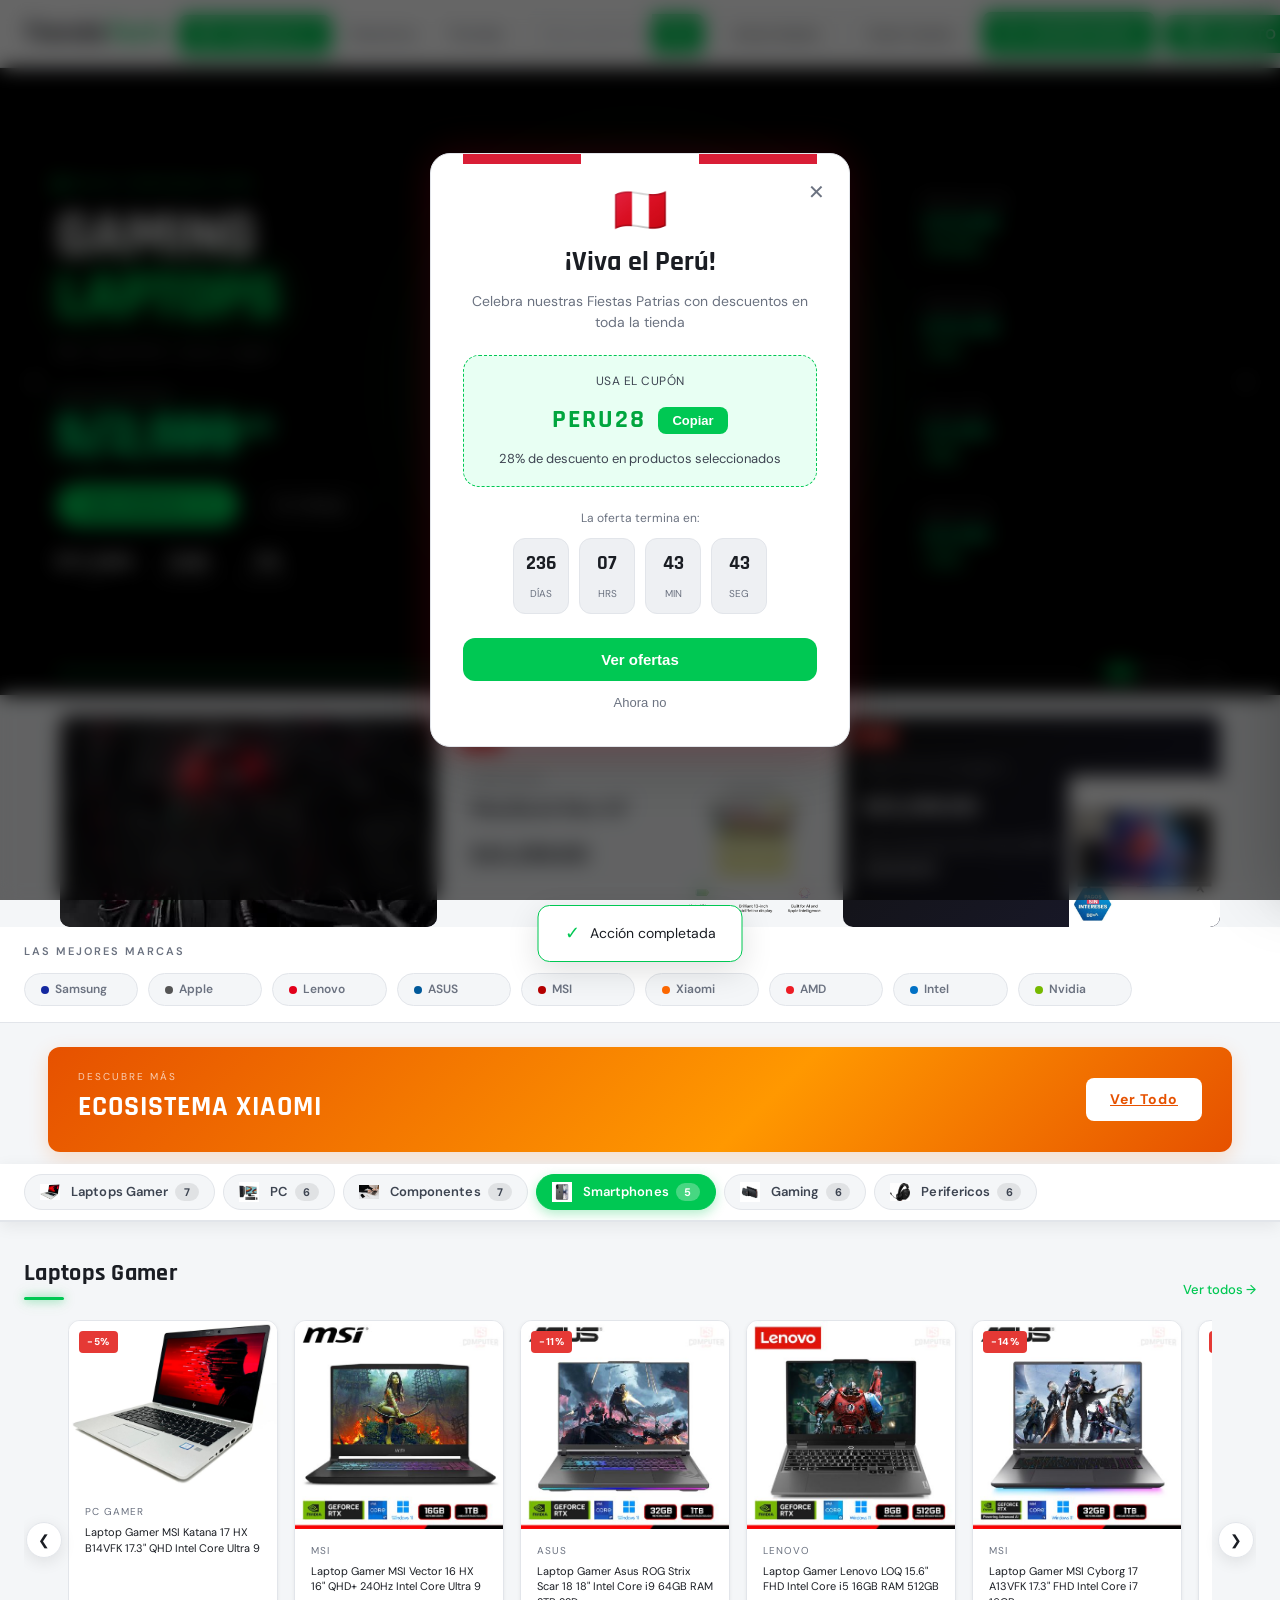
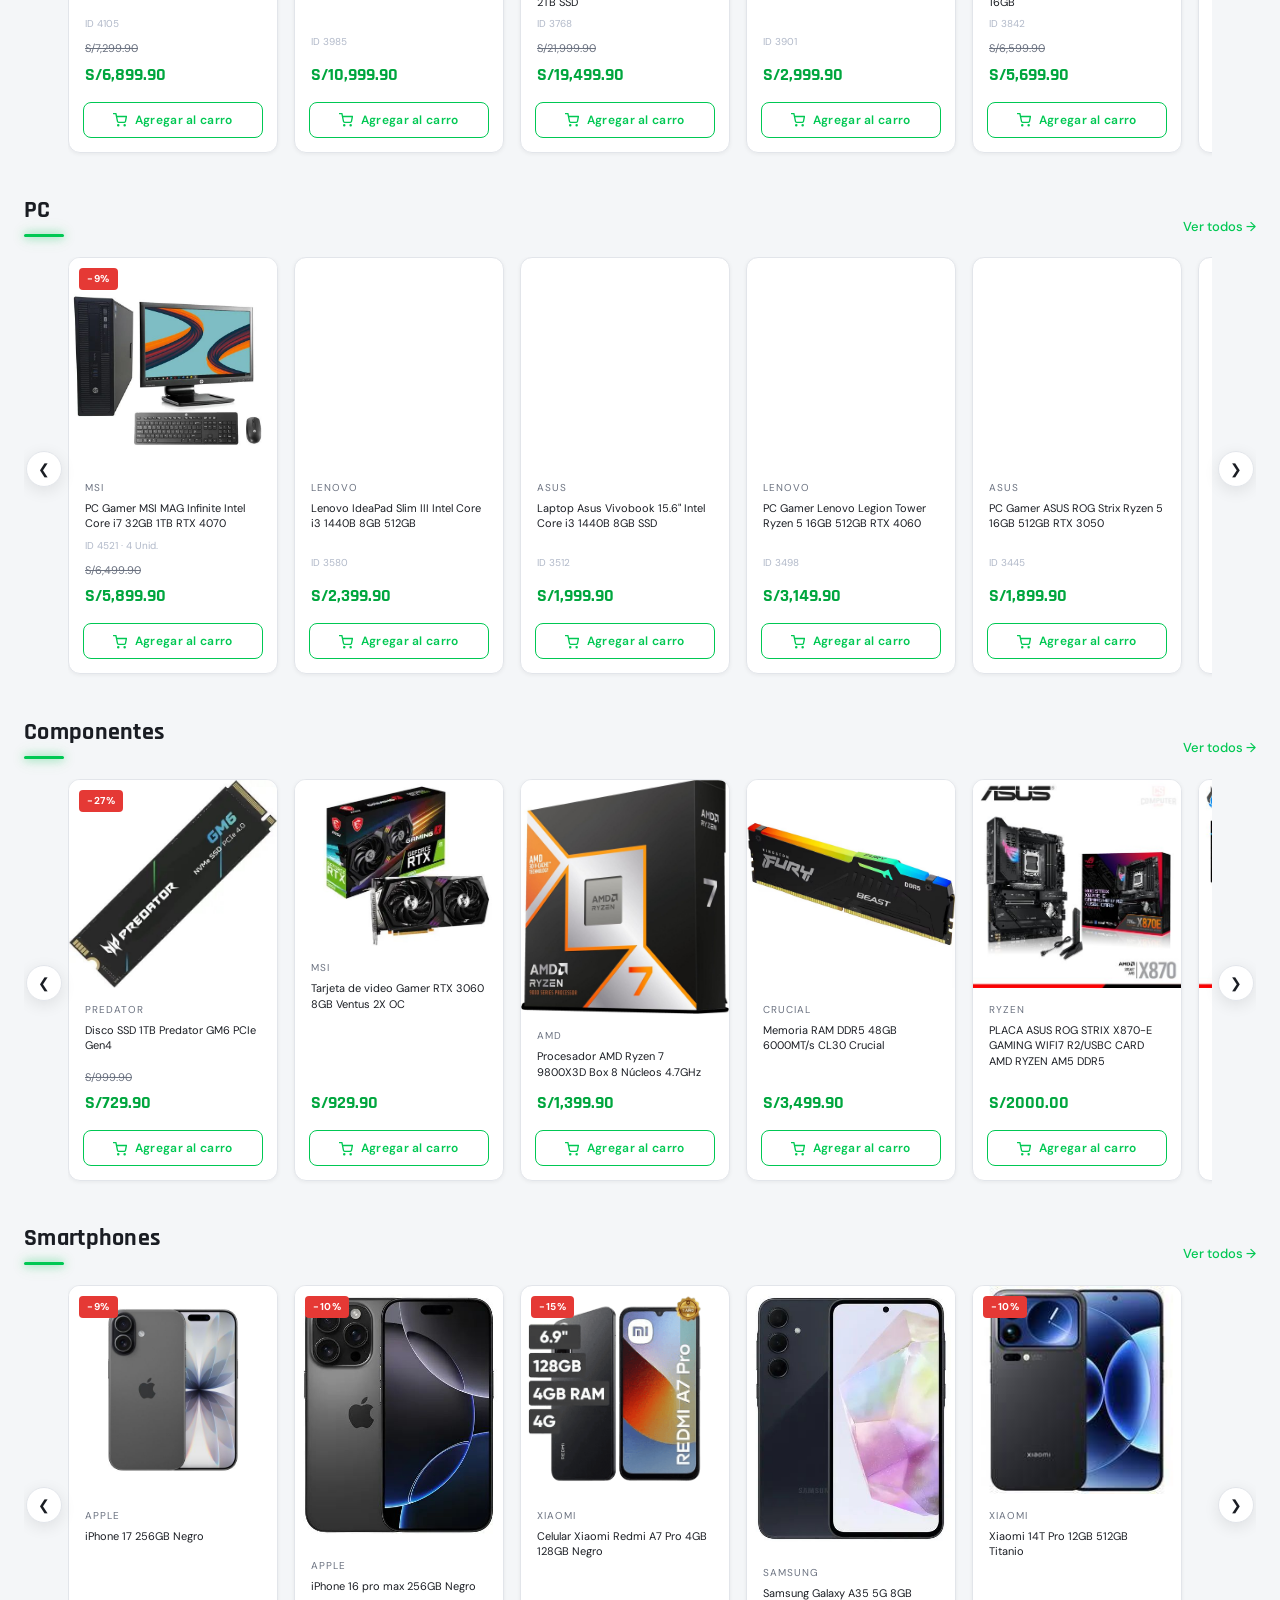
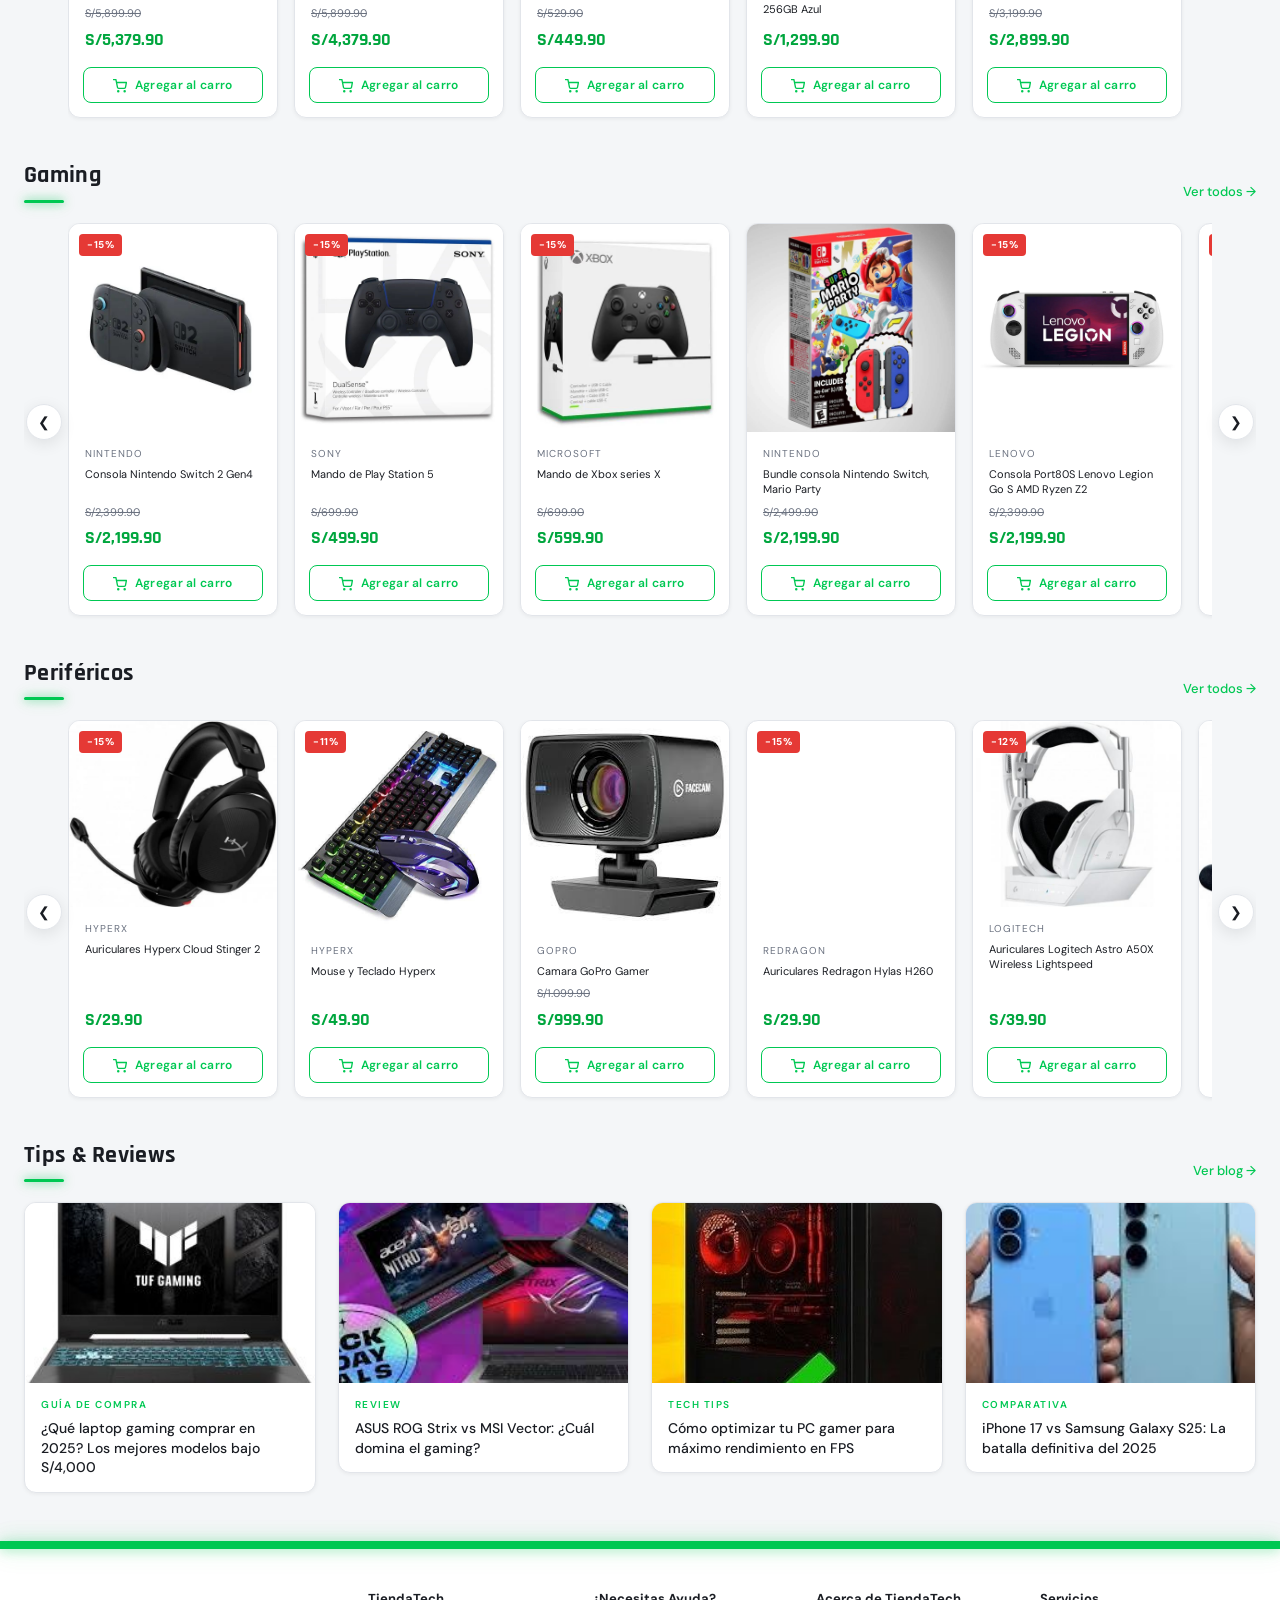
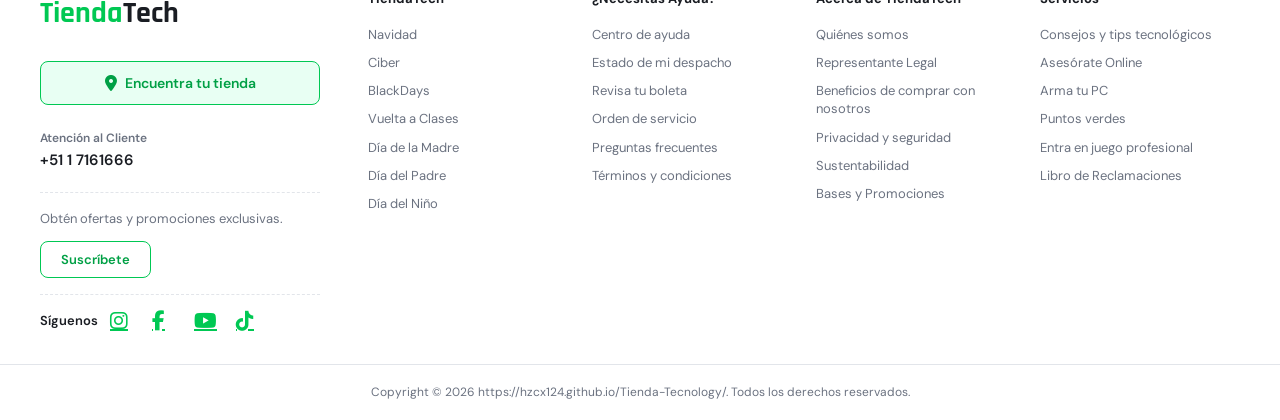
<file: index.html>
<!DOCTYPE html>
<!-- pagina principal de la tienda -->
<html lang="es">
<head>
<meta charset="UTF-8">
<meta name="viewport" content="width=device-width, initial-scale=1.0">
<title>TiendaTech — La Mejor Tecnología</title>
<link href="https://fonts.googleapis.com/css2?family=Rajdhani:wght@400;500;600;700&family=DM+Sans:ital,opsz,wght@0,9..40,300;0,9..40,400;0,9..40,500;0,9..40,600;1,9..40,300&display=swap" rel="stylesheet">
<link rel="stylesheet" href="index.css">
<link rel="stylesheet"
href="https://cdnjs.cloudflare.com/ajax/libs/font-awesome/6.5.1/css/all.min.css">
</head>
<body>

<!-- toast -->
<div class="toast" id="toast">
  <span class="toast-icon">✓</span>
  <span id="toast-msg">Acción completada</span>
</div>

<!-- modal fiestas patrias -->
<div class="patria-overlay" id="patriaModal" onclick="closePatriaModal(event)">
  <div class="patria-box">
    <button class="patria-close" onclick="closePatriaModal()">✕</button>

    <div class="patria-flag">
      <span></span><span></span><span></span>
    </div>

    <div class="patria-emoji">🇵🇪</div>
    <h2 class="patria-title">¡Viva el Perú!</h2>
    <p class="patria-subtitle">Celebra nuestras Fiestas Patrias con descuentos en toda la tienda</p>

    <div class="patria-coupon">
      <div class="patria-coupon-label">Usa el cupón</div>
      <div class="patria-coupon-code" id="patriaCouponCode">
        <span>PERU28</span>
        <button class="patria-copy-btn" onclick="copyPatriaCoupon()" id="patriaCopyBtn">Copiar</button>
      </div>
      <div class="patria-coupon-desc">28% de descuento en productos seleccionados</div>
    </div>

    <div class="patria-countdown">
      <div class="patria-countdown-label">La oferta termina en:</div>
      <div class="patria-countdown-timer">
        <div class="patria-time-unit"><span id="patria-d">00</span><small>Días</small></div>
        <div class="patria-time-unit"><span id="patria-h">00</span><small>Hrs</small></div>
        <div class="patria-time-unit"><span id="patria-m">00</span><small>Min</small></div>
        <div class="patria-time-unit"><span id="patria-s">00</span><small>Seg</small></div>
      </div>
    </div>

    <div class="patria-actions">
      <button class="patria-btn-primary" onclick="closePatriaModal(); showPage('home')">Ver ofertas</button>
      <button class="patria-btn-secondary" onclick="closePatriaModal()">Ahora no</button>
    </div>
  </div>
</div>

<!-- added to cart modal -->
<div class="added-modal-overlay" id="addedModal" onclick="closeAddedModal(event)">
  <div class="added-modal-box">
    <div class="added-modal-header">
      <span class="added-check">✓</span>
      <span class="added-modal-title">Producto agregado al carro de compras</span>
      <button class="added-modal-close" onclick="closeAddedModal()">✕</button>
    </div>
    <div class="added-modal-body">
      <div class="added-product-img" id="addedProductImg"></div>
      <div class="added-product-info">
        <div class="added-product-meta" id="addedProductMeta"></div>
        <div class="added-product-name" id="addedProductName"></div>
        <div class="added-product-pricing" id="addedProductPricing"></div>
      </div>
    </div>
    <div class="added-modal-footer">
      <button class="added-btn-secondary" onclick="closeAddedModal()">Seguir comprando</button>
      <button class="added-btn-primary" onclick="closeAddedModal(); toggleCart()">Ir al carro</button>
    </div>
  </div>
</div>

<!-- login / register modal -->
<div class="modal-overlay" id="authModal">
  <div class="modal-box">
    <button class="modal-close" onclick="closeModal()">✕</button>
    <div class="modal-logo">Tienda<span>Tech</span></div>
    <p class="modal-subtitle">Tecnología al mejor precio del Perú</p>

    <div class="modal-tabs">
      <button class="modal-tab active" id="tab-login"    onclick="switchTab('login')">Iniciar Sesión</button>
      <button class="modal-tab"        id="tab-register" onclick="switchTab('register')">Crear Cuenta</button>
    </div>

    <!-- FORM LOGIN -->
    <form class="modal-form active" id="form-login" onsubmit="doLogin(); return false;" novalidate>
      <div class="form-group">
        <label for="login-email"><i class="fas fa-envelope" style="color:var(--green);margin-right:6px;"></i>Correo electrónico</label>
        <input type="email" id="login-email" name="email" placeholder="tu@correo.com" required>
      </div>
      <div class="form-group">
        <label for="login-pass"><i class="fas fa-lock" style="color:var(--green);margin-right:6px;"></i>Contraseña</label>
        <input type="password" id="login-pass" name="password" placeholder="••••••••" required minlength="6">
      </div>
      <p class="form-error" id="login-error"></p>
      <button type="submit" class="btn-primary"><i class="fas fa-sign-in-alt" style="margin-right:6px;"></i>Iniciar Sesión</button>
      <p class="form-note">¿No tienes cuenta? <a onclick="switchTab('register')">Crear cuenta</a></p>
    </form>

    <!-- FORM REGISTER -->
    <form class="modal-form" id="form-register" onsubmit="doRegister(); return false;" novalidate>
      <div class="form-group">
        <label for="reg-name"><i class="fas fa-user" style="color:var(--green);margin-right:6px;"></i>Nombre completo</label>
        <input type="text" id="reg-name" name="name" placeholder="Juan Pérez" required>
      </div>
      <div class="form-group">
        <label for="reg-email"><i class="fas fa-envelope" style="color:var(--green);margin-right:6px;"></i>Correo electrónico</label>
        <input type="email" id="reg-email" name="email" placeholder="tu@correo.com" required>
      </div>
      <div class="form-group">
        <label for="reg-pass"><i class="fas fa-lock" style="color:var(--green);margin-right:6px;"></i>Contraseña</label>
        <input type="password" id="reg-pass" name="password" placeholder="Mínimo 6 caracteres" required minlength="6">
      </div>
      <p class="form-error" id="reg-error"></p>
      <button type="submit" class="btn-primary"><i class="fas fa-user-plus" style="margin-right:6px;"></i>Crear Cuenta</button>
      <p class="form-note">¿Ya tienes cuenta? <a onclick="switchTab('login')">Iniciar sesión</a></p>
    </form>
  </div>
</div>

<!-- cart panel -->
<div class="cart-panel" id="cartPanel">
  <div class="cart-header">
    <h3><svg width="18" height="18" viewBox="0 0 24 24" fill="none" stroke="currentColor" stroke-width="2.3" stroke-linecap="round" stroke-linejoin="round" style="vertical-align:middle;margin-right:6px"><circle cx="9" cy="21" r="1"/><circle cx="20" cy="21" r="1"/><path d="M1 1h4l2.68 13.39a2 2 0 0 0 2 1.61h9.72a2 2 0 0 0 2-1.61L23 6H6"/></svg> Carrito de Compras</h3>
    <button class="cart-header-close" onclick="toggleCart()">✕</button>
  </div>
  <div class="cart-items" id="cartItems"></div>
  <div class="cart-footer" id="cartFooter" style="display:none">
    <div class="coupon-box">
      <div class="coupon-input-row">
        <input type="text" id="couponInput" class="coupon-input" placeholder="Código de cupón" autocomplete="off">
        <button class="coupon-apply-btn" onclick="applyCoupon()">Aplicar</button>
      </div>
      <p class="coupon-msg" id="couponMsg"></p>
    </div>
    <div class="cart-summary">
      <div class="cart-row"><span>Subtotal</span><span id="cart-subtotal">S/ 0.00</span></div>
      <div class="cart-row" id="cart-discount-row" style="display:none"><span>Descuento (<span id="cart-coupon-code"></span>)</span><span id="cart-discount" style="color:var(--red)">- S/ 0.00</span></div>
      <div class="cart-row"><span>Envío</span><span style="color:var(--green)">GRATIS</span></div>
      <div class="cart-row total"><span>Total</span><span class="price" id="cart-total">S/ 0.00</span></div>
    </div>
    <button class="btn-checkout" onclick="checkout()">Proceder al Pago →</button>
  </div>
</div>



<!-- ============================================================
     HEADER (navbar + búsqueda móvil + drawer + mega menú)
     ============================================================ -->
<header>

<!-- navbar -->
<nav>
  <div class="nav-logo" onclick="showPage('home')">Tienda<span>Tech</span></div>

  <!-- Categorías button -->
  <button class="cat-btn" id="catBtn" onclick="toggleMega()">
    <div class="ham"><span></span><span></span><span></span></div>
    <span class="cat-label">Categorias</span>
    <span class="cat-arrow">▾</span>
  </button>

  <!-- Nav links -->
  <button class="btn-nav" data-page="nosotros" onclick="showPage('nosotros')">Nosotros</button>
  <button class="btn-nav" data-page="tiendas"  onclick="showPage('tiendas')">Tiendas</button>

  <!-- Search bar (centro) -->
  <div class="nav-search">
    <input type="text" id="mainSearchInput" placeholder="Busca aqui la tecnologia para ti" oninput="liveSearch(this.value)" onkeydown="if(event.key==='Enter')doSearch(this.value)">
    <button onclick="doSearch(document.getElementById('mainSearchInput').value)">
    <i class="fas fa-search"></i>
</button>
    <div class="search-dropdown" id="searchDropdown"></div>
  </div>

  <!-- Guest state -->
  <div id="nav-guest" class="nav-auth-group">
    <button class="btn-outline-nav" onclick="openModal('login')">Iniciar Sesión</button>
    <button class="btn-outline-nav" onclick="openModal('register')">Crear Cuenta</button>
  </div>

  <!-- Logged-in state -->
  <div id="nav-user" style="display:none;" class="user-menu-wrap">
    <div class="user-greeting" onclick="toggleUserMenu()">
       <span id="greeting-name">Mi cuenta</span> ▾
    </div>
    <div class="user-dropdown" id="userDropdown">
      <a onclick="showPage('pedidos');toggleUserMenu(false)"> Mis Pedidos</a>
      <a onclick="showToast('🔧 Perfil próximamente')"> Mi Perfil</a>
      <hr>
      <a class="danger" onclick="doLogout()"> Cerrar Sesión</a>
    </div>
  </div>

  <!-- Mobile search toggle -->
  <button class="mobile-search-btn" id="mobileSearchBtn" onclick="toggleMobileSearch()" aria-label="Buscar">
    <i class="fas fa-search" style="font-size:18px;"></i>
  </button>

  <!-- Mobile menu toggle -->
  <button class="mobile-menu-btn" id="mobileMenuBtn" onclick="toggleMobileDrawer()" aria-label="Menú">
    <svg class="icon-menu" width="20" height="20" viewBox="0 0 24 24" fill="none" stroke="currentColor" stroke-width="2.2" stroke-linecap="round"><line x1="3" y1="6" x2="21" y2="6"/><line x1="3" y1="12" x2="21" y2="12"/><line x1="3" y1="18" x2="21" y2="18"/></svg>
    <svg class="icon-close" width="20" height="20" viewBox="0 0 24 24" fill="none" stroke="currentColor" stroke-width="2.2" stroke-linecap="round" style="display:none"><line x1="18" y1="6" x2="6" y2="18"/><line x1="6" y1="6" x2="18" y2="18"/></svg>
  </button>

  <a class="whatsapp-contact" 
   href="https://wa.me/51977900157?text=Hola,%20quiero%20más%20informacion"  
   target="_blank">
  <i class="fab fa-whatsapp"></i>
  <span>CONTÁCTENOS</span>
</a>

  <!-- Cart -->
  <button class="cart-btn" onclick="toggleCart()">
    <i class="fas fa-shopping-cart" style="font-size:16px;"></i>
    <span class="cart-text">CARRITO</span>
    <span class="cart-count" id="cart-count">0</span>
  </button>
</nav>

<!-- mobile search bar -->
<div class="mobile-search-bar" id="mobileSearchBar">
  <div class="mobile-search-inner">
    <input type="text" id="mobileSearchInput" placeholder="Busca aquí la tecnología para ti"
      oninput="mobileLiveSearch(this.value)"
      onkeydown="if(event.key==='Enter'){doSearch(this.value);toggleMobileSearch();}">
    <button onclick="doSearch(document.getElementById('mobileSearchInput').value);toggleMobileSearch()">
      <svg width="17" height="17" viewBox="0 0 24 24" fill="none" stroke="currentColor" stroke-width="2.2" stroke-linecap="round"><circle cx="11" cy="11" r="8"/><line x1="21" y1="21" x2="16.65" y2="16.65"/></svg>
    </button>
    <div class="search-dropdown" id="mobileSearchDropdown"></div>
  </div>
</div>

<!-- mobile nav drawer -->
<div class="mobile-nav-overlay" id="mobileNavOverlay" onclick="toggleMobileDrawer()"></div>
<div class="mobile-nav-drawer" id="mobileNavDrawer">
  <div class="mobile-drawer-logo">Tienda<span>Tech</span></div>
  <button class="mobile-nav-item" onclick="showPage('home');toggleMobileDrawer()">
    <i class="fas fa-home" style="width:18px;text-align:center;"></i>
    Inicio
  </button>
  <button class="mobile-nav-item" onclick="showPage('nosotros');toggleMobileDrawer()">
    <i class="fas fa-users" style="width:18px;text-align:center;"></i>
    Nosotros
  </button>
  <button class="mobile-nav-item" onclick="showPage('tiendas');toggleMobileDrawer()">
    <i class="fas fa-map-marker-alt" style="width:18px;text-align:center;"></i>
    Tiendas
  </button>
  <div class="mobile-drawer-divider"></div>
  <div id="mobile-auth-section">
    <button class="mobile-nav-item accent" onclick="openModal('login');toggleMobileDrawer()">
      <i class="fas fa-sign-in-alt" style="width:18px;text-align:center;"></i>
      Iniciar Sesión
    </button>
    <button class="mobile-nav-item" onclick="openModal('register');toggleMobileDrawer()">
      <i class="fas fa-user-plus" style="width:18px;text-align:center;"></i>
      Crear Cuenta
    </button>
  </div>
</div>

<!-- mega menu -->
<div class="mega-overlay" id="megaOverlay" onclick="toggleMega()"></div>
<div class="mega-wrap" id="megaWrap">
  <div class="mega-menu" id="megaMenuGrid">
    <!-- Populated dynamically by buildMegaMenu() -->
  </div>
</div>

</header>

<!-- ============================================================
     MAIN (contenido de todas las páginas de la SPA)
     ============================================================ -->
<main>

<!-- home page -->
<div class="page active" id="home-page">

  <!-- HERO CAROUSEL -->
  <!-- ═══════════════════════════════════════════════
       HERO CAROUSEL — DISEÑO ESPECTACULAR v2
  ════════════════════════════════════════════════ -->
  <div class="hero-carousel" id="heroCarousel">

    <!-- Canvas de partículas de fondo -->
    <canvas id="heroParticles" class="hero-particles-canvas"></canvas>

    <!-- Track de slides -->
    <div class="hero-slides" id="heroSlides">

      <!-- ── SLIDE 1: Gaming Laptops ── -->
      <div class="hero-slide s1 hero">
        <!-- Imagen de fondo difuminada (parallax) -->
        <div class="hs-bg-img" style="background-image:url('imagenes/gaming.jpg')"></div>
        <!-- Orbe de luz -->
        <div class="hs-orb"></div>

        <div class="hs-layout">
          <!-- Columna izquierda: texto -->
          <div class="hs-left">
            <div class="hs-eyebrow">
              <span class="hs-live-dot"></span>NUEVA TEMPORADA 2026
            </div>
            <h1 class="hs-title">GAMING<br><span>LAPTOPS</span></h1>
            <p class="hs-sub">MSI · ASUS ROG · Lenovo Legion</p>

            <div class="hs-price-block">
              <span class="hs-price-old">Desde S/7,299.90</span>
              <span class="hs-price-now">S/2,599<sup>.90</sup></span>
            </div>

            <div class="hs-actions">
              <button class="hs-btn-primary" onclick="document.querySelector('.products-track').scrollIntoView({behavior:'smooth'})">
                VER OFERTAS
                <svg width="16" height="16" viewBox="0 0 24 24" fill="none" stroke="currentColor" stroke-width="2.5"><path d="M5 12h14M12 5l7 7-7 7"/></svg>
              </button>
              <button class="hs-btn-ghost" onclick="document.getElementById('section-laptops').scrollIntoView({behavior:'smooth'})">Ver Catálogo</button>
            </div>

            <!-- Mini specs -->
            <div class="hs-specs">
              <div class="hs-spec"><span class="hs-spec-val">RTX 4090</span><span class="hs-spec-lbl">GPU</span></div>
              <div class="hs-spec-div"></div>
              <div class="hs-spec"><span class="hs-spec-val">32GB</span><span class="hs-spec-lbl">RAM DDR5</span></div>
              <div class="hs-spec-div"></div>
              <div class="hs-spec"><span class="hs-spec-val">1TB</span><span class="hs-spec-lbl">NVMe SSD</span></div>
            </div>
          </div>

          <!-- Columna central: imagen hero GRANDE -->
          <div class="hs-center">
            <div class="hs-img-ring">
              <div class="hs-img-glow s1-glow"></div>
              <div class="hs-inner-carousel" id="innerCarousel0">
                <div class="hs-inner-track" id="innerTrack0">
                  <img src="imagenes/laptop.jpg"  alt="Gaming Laptop"       class="hs-main-img">
                  <img loading="lazy" decoding="async" src="imagenes/laptop2.jpg" alt="Gaming Laptop 2"     class="hs-main-img">
                  <img loading="lazy" decoding="async" src="imagenes/laptop3.jpg" alt="Gaming Laptop 3"     class="hs-main-img">
                  <img loading="lazy" decoding="async" src="imagenes/laptop4.jpg" alt="Gaming Laptop 4"     class="hs-main-img">
                  <img loading="lazy" decoding="async" src="imagenes/laptop5.jpg" alt="Gaming Laptop 5"     class="hs-main-img">
                </div>
                <div class="hs-inner-dots" id="innerDots0"></div>
              </div>
            </div>
          </div>

          <!-- Columna derecha: tarjetas flotantes -->
          <div class="hs-right">
            <div class="hs-float-card">
              <div class="hs-fc-label">MSI Vector 16 HX</div>
              <div class="hs-fc-price">S/10,999</div>
              <div class="hs-fc-badge s1-badge">RTX 4090</div>
            </div>
            <div class="hs-float-card">
              <div class="hs-fc-label">ASUS ROG Strix</div>
              <div class="hs-fc-price">S/19,499</div>
              <div class="hs-fc-badge s1-badge">-11%</div>
            </div>
            <div class="hs-float-card">
              <div class="hs-fc-label">Lenovo LOQ</div>
              <div class="hs-fc-price">S/2,999</div>
              <div class="hs-fc-badge s1-badge">NEW</div>
            </div>
            <div class="hs-float-card">
              <div class="hs-fc-label">ASUS TUF F16</div>
              <div class="hs-fc-price">S/2,599</div>
              <div class="hs-fc-badge s1-badge">-19%</div>
            </div>
          </div>
        </div>

        <!-- Video oculto para compatibilidad con JS -->
        <video id="heroVideo" src="imagenes/videoplayback.mp4" muted loop playsinline preload="none" style="display:none"></video>
        <!-- FIX rendimiento: este video estaba oculto (display:none) pero tenía
             autoplay + preload="metadata", por lo que descargaba y reproducía
             en segundo plano sin que nadie lo viera jamás. Se quitó "autoplay"
             y se cambió a preload="none". Los listeners de heroVideo en
             index.js no se tocaron y siguen funcionando igual (no se usa
             realmente porque el video nunca se reproduce, igual que antes). -->
      </div>

      <!-- ── SLIDE 2: Smartphones ── -->
      <div class="hero-slide s2 hero">
        <div class="hs-bg-img" style="background-image:url('imagenes/iphone17negro.jpg')"></div>
        <div class="hs-orb s2-orb"></div>

        <div class="hs-layout">
          <div class="hs-left">
            <div class="hs-eyebrow s2-eye">
              <span class="hs-live-dot s2-dot"></span>NUEVO LANZAMIENTO
            </div>
            <h1 class="hs-title">iPhone<br><span class="s2-span">17 Pro</span></h1>
            <p class="hs-sub">Apple · 256GB · Titanio Natural</p>

            <div class="hs-price-block">
              <span class="hs-price-old">S/5,899.90</span>
              <span class="hs-price-now s2-price">S/5,379<sup>.90</sup></span>
            </div>

            <div class="hs-actions">
              <button class="hs-btn-primary s2-btn" onclick="document.getElementById('section-smartphones').scrollIntoView({behavior:'smooth'})">VER SMARTPHONES
                <svg width="16" height="16" viewBox="0 0 24 24" fill="none" stroke="currentColor" stroke-width="2.5"><path d="M5 12h14M12 5l7 7-7 7"/></svg>
              </button>
              <button class="hs-btn-ghost" onclick="showPage('phones')">Comparar modelos</button>
            </div>

            <div class="hs-specs">
              <div class="hs-spec"><span class="hs-spec-val s2-val">A19 Pro</span><span class="hs-spec-lbl">Chip</span></div>
              <div class="hs-spec-div"></div>
              <div class="hs-spec"><span class="hs-spec-val s2-val">48 MP</span><span class="hs-spec-lbl">Cámara</span></div>
              <div class="hs-spec-div"></div>
              <div class="hs-spec"><span class="hs-spec-val s2-val">5G</span><span class="hs-spec-lbl">Conectividad</span></div>
            </div>
          </div>

          <div class="hs-center">
            <div class="hs-img-ring s2-ring">
              <div class="hs-img-glow s2-glow"></div>
              <div class="hs-inner-carousel" id="innerCarousel1">
                <div class="hs-inner-track" id="innerTrack1">
                  <img loading="lazy" decoding="async" src="imagenes/a.jpg"           alt="iPhone 17 Pro"    class="hs-main-img hs-phone">
                  <img loading="lazy" decoding="async" src="imagenes/iphone17negro.jpg" alt="iPhone 17 Negro" class="hs-main-img hs-phone">
                  <img loading="lazy" decoding="async" src="imagenes/iphone15.jpg"    alt="iPhone 15"        class="hs-main-img hs-phone">
                  <img loading="lazy" decoding="async" src="imagenes/apple 16.jpg"    alt="Apple 16"         class="hs-main-img hs-phone">
                  <img loading="lazy" decoding="async" src="imagenes/redmi.png"       alt="Redmi"            class="hs-main-img hs-phone">
                  <img loading="lazy" decoding="async" src="imagenes/mi.jpg"          alt="Xiaomi Mi"        class="hs-main-img hs-phone">
                </div>
                <div class="hs-inner-dots" id="innerDots1"></div>
              </div>
            </div>
          </div>

          <div class="hs-right">
            <div class="hs-float-card s2-card">
              <div class="hs-fc-label">iPhone 17 256GB</div>
              <div class="hs-fc-price s2-price-fc">S/5,379</div>
              <div class="hs-fc-badge s2-badge">-9%</div>
            </div>
            <div class="hs-float-card s2-card">
              <div class="hs-fc-label">iPhone 17 Pro 256GB</div>
              <div class="hs-fc-price s2-price-fc">S/6,199</div>
              <div class="hs-fc-badge s2-badge">NEW</div>
            </div>
            <div class="hs-float-card s2-card">
              <div class="hs-fc-label">iPhone 17 Pro Max</div>
              <div class="hs-fc-price s2-price-fc">S/7,299</div>
              <div class="hs-fc-badge s2-badge">-10%</div>
            </div>
            <div class="hs-float-card s2-card">
              <div class="hs-fc-label">iPhone 16e 128GB</div>
              <div class="hs-fc-price s2-price-fc">S/3,499</div>
              <div class="hs-fc-badge s2-badge">-15%</div>
            </div>
          </div>
        </div>
      </div>

      <!-- ── SLIDE 3: Componentes ── -->
      <div class="hero-slide s3 hero">
        <div class="hs-bg-img" style="background-image:url('imagenes/Tarjetadevideo.jpg')"></div>
        <div class="hs-orb s3-orb"></div>

        <div class="hs-layout">
          <div class="hs-left">
            <div class="hs-eyebrow s3-eye">
              <span class="hs-live-dot s3-dot"></span> OFERTA FLASH
            </div>
            <h1 class="hs-title">RTX<br><span class="s3-span">4090</span></h1>
            <p class="hs-sub">NVIDIA GeForce · 24GB GDDR6X</p>

            <div class="hs-price-block">
              <span class="hs-price-old">S/5,999.90</span>
              <span class="hs-price-now s3-price">S/4,799<sup>.90</sup></span>
            </div>

            <div class="hs-actions">
              <button class="hs-btn-primary s3-btn" onclick="document.getElementById('section-componentes').scrollIntoView({behavior:'smooth'})">VER COMPONENTES
                <svg width="16" height="16" viewBox="0 0 24 24" fill="none" stroke="currentColor" stroke-width="2.5"><path d="M5 12h14M12 5l7 7-7 7"/></svg>
              </button>
              <button class="hs-btn-ghost" onclick="document.getElementById('section-componentes').scrollIntoView({behavior:'smooth'})">Ver más GPUs</button>
            </div>

            <div class="hs-specs">
              <div class="hs-spec"><span class="hs-spec-val s3-val">24 GB</span><span class="hs-spec-lbl">VRAM</span></div>
              <div class="hs-spec-div"></div>
              <div class="hs-spec"><span class="hs-spec-val s3-val">450W</span><span class="hs-spec-lbl">TDP</span></div>
              <div class="hs-spec-div"></div>
              <div class="hs-spec"><span class="hs-spec-val s3-val">4K</span><span class="hs-spec-lbl">Gaming</span></div>
            </div>
          </div>

          <div class="hs-center">
            <div class="hs-img-ring s3-ring">
              <div class="hs-img-glow s3-glow"></div>
              <div class="hs-inner-carousel" id="innerCarousel2">
                <div class="hs-inner-track" id="innerTrack2">
                  <img loading="lazy" decoding="async" src="imagenes/v.jpeg"           alt="RTX 4090"         class="hs-main-img">
                  <img loading="lazy" decoding="async" src="imagenes/Tarjetadevideo.jpg" alt="Tarjeta de Video" class="hs-main-img">
                  <img loading="lazy" decoding="async" src="imagenes/amdryzen.jpg"     alt="AMD Ryzen"        class="hs-main-img">
                  <img loading="lazy" decoding="async" src="imagenes/componentes1.jpg" alt="Componentes"      class="hs-main-img">
                  <img loading="lazy" decoding="async" src="imagenes/placa-asus-rog-strix-x870-e-gaming-wifi7-r2usbc-card-amd-ryzen-am5-ddr5-pn90mb1p00-m0vay0.jpg" alt="Placa ASUS ROG" class="hs-main-img">
                  <img loading="lazy" decoding="async" src="imagenes/fuente-de-poder-antryx-b600-v3-600w-atx-v231.jpg" alt="Fuente de Poder" class="hs-main-img">
                </div>
                <div class="hs-inner-dots" id="innerDots2"></div>
              </div>
            </div>
          </div>

          <div class="hs-right">
            <div class="hs-float-card s3-card">
              <div class="hs-fc-label">RTX 3060 8GB</div>
              <div class="hs-fc-price s3-price-fc">S/929</div>
              <div class="hs-fc-badge s3-badge">MSI</div>
            </div>
            <div class="hs-float-card s3-card">
              <div class="hs-fc-label">Ryzen 7 9800X3D</div>
              <div class="hs-fc-price s3-price-fc">S/1,399</div>
              <div class="hs-fc-badge s3-badge">AMD</div>
            </div>
            <div class="hs-float-card s3-card">
              <div class="hs-fc-label">SSD 1TB PCIe Gen4</div>
              <div class="hs-fc-price s3-price-fc">S/729</div>
              <div class="hs-fc-badge s3-badge">-27%</div>
            </div>
            <div class="hs-float-card s3-card">
              <div class="hs-fc-label">RAM DDR5 48GB</div>
              <div class="hs-fc-price s3-price-fc">S/3,499</div>
              <div class="hs-fc-badge s3-badge">NEW</div>
            </div>
          </div>
        </div>
      </div>

      <!-- ── SLIDE 4: Consolas Gaming ── -->
      <div class="hero-slide s4 hero">
        <div class="hs-bg-img" style="background-image:url('imagenes/ps5digitalbundleportada.jpg')"></div>
        <div class="hs-orb s4-orb"></div>

        <div class="hs-layout">
          <div class="hs-left">
            <div class="hs-eyebrow s4-eye">
              <span class="hs-live-dot s4-dot"></span>NEXT-GEN GAMING
            </div>
            <h1 class="hs-title">CONSOLAS<br><span class="s4-span">DE ÚLTIMA GEN</span></h1>
            <p class="hs-sub">PlayStation 5 · Xbox Series X · Nintendo Switch</p>

            <div class="hs-price-block">
              <span class="hs-price-old">S/2,799.90</span>
              <span class="hs-price-now s4-price">S/2,499<sup>.90</sup></span>
            </div>

            <div class="hs-actions">
              <button class="hs-btn-primary s4-btn" onclick="document.getElementById('section-gaming').scrollIntoView({behavior:'smooth'})">VER CONSOLAS
                <svg width="16" height="16" viewBox="0 0 24 24" fill="none" stroke="currentColor" stroke-width="2.5"><path d="M5 12h14M12 5l7 7-7 7"/></svg>
              </button>
              <button class="hs-btn-ghost" onclick="document.getElementById('section-gaming').scrollIntoView({behavior:'smooth'})">Ver todos los modelos</button>
            </div>

            <div class="hs-specs">
              <div class="hs-spec"><span class="hs-spec-val s4-val">4K</span><span class="hs-spec-lbl">Gaming HDR</span></div>
              <div class="hs-spec-div"></div>
              <div class="hs-spec"><span class="hs-spec-val s4-val">1TB</span><span class="hs-spec-lbl">Almacenamiento</span></div>
              <div class="hs-spec-div"></div>
              <div class="hs-spec"><span class="hs-spec-val s4-val">120fps</span><span class="hs-spec-lbl">Rendimiento</span></div>
            </div>
          </div>

          <div class="hs-center">
            <div class="hs-img-ring s4-ring">
              <div class="hs-img-glow s4-glow"></div>
              <div class="hs-inner-carousel" id="innerCarousel3">
                <div class="hs-inner-track" id="innerTrack3">
                  <img loading="lazy" decoding="async" src="imagenes/ps5digitalbundleportada.jpg" alt="PlayStation 5"   class="hs-main-img">
                  <img loading="lazy" decoding="async" src="imagenes/mando.jpg"      alt="DualSense PS5"     class="hs-main-img">
                  <img loading="lazy" decoding="async" src="imagenes/mandoxbox.jpg"  alt="Control Xbox"      class="hs-main-img">
                  <img loading="lazy" decoding="async" src="imagenes/switch.jpg"     alt="Nintendo Switch 2" class="hs-main-img">
                </div>
                <div class="hs-inner-dots" id="innerDots3"></div>
              </div>
            </div>
          </div>

          <div class="hs-right">
            <div class="hs-float-card s4-card">
              <div class="hs-fc-label">PS5 Edición Digital</div>
              <div class="hs-fc-price s4-price-fc">S/2,499</div>
              <div class="hs-fc-badge s4-badge">NEW</div>
            </div>
            <div class="hs-float-card s4-card">
              <div class="hs-fc-label">Xbox Series X</div>
              <div class="hs-fc-price s4-price-fc">S/2,699</div>
              <div class="hs-fc-badge s4-badge">-10%</div>
            </div>
            <div class="hs-float-card s4-card">
              <div class="hs-fc-label">Nintendo Switch 2</div>
              <div class="hs-fc-price s4-price-fc">S/1,899</div>
              <div class="hs-fc-badge s4-badge">NEW</div>
            </div>
            <div class="hs-float-card s4-card">
              <div class="hs-fc-label">Control DualSense</div>
              <div class="hs-fc-price s4-price-fc">S/349</div>
              <div class="hs-fc-badge s4-badge">-12%</div>
            </div>
          </div>
        </div>
      </div>

    </div><!-- /hero-slides -->

    <!-- Flechas de navegación rediseñadas -->
    <button class="hs-arrow hs-arrow-left" onclick="prevSlide()" aria-label="Anterior">
      <svg width="22" height="22" viewBox="0 0 24 24" fill="none" stroke="currentColor" stroke-width="2.5"><path d="M15 18l-6-6 6-6"/></svg>
    </button>
    <button class="hs-arrow hs-arrow-right" onclick="nextSlide()" aria-label="Siguiente">
      <svg width="22" height="22" viewBox="0 0 24 24" fill="none" stroke="currentColor" stroke-width="2.5"><path d="M9 18l6-6-6-6"/></svg>
    </button>

    <!-- Barra de progreso y dots rediseñados -->
    <div class="hs-nav-bar">
      <div class="hs-progress-wrap">
        <div class="hs-progress-bar" id="hsProgressBar"></div>
      </div>
      <div class="hs-dots-row" id="hsDots">
        <!-- generados por JS -->
      </div>
      <div class="hs-counter" id="hsCounter">1 / 4</div>
    </div>

  </div><!-- /hero-carousel -->

 

  <!-- FEATURED ROW -->
 <div class="featured-banners">

    <div class="feat-banner dark" style="padding:0;overflow:hidden;position:relative;">
      <!-- FIX rendimiento: antes este video (2.2MB) se descargaba y
           reproducía YA, al mismo tiempo que el heroVideo oculto de arriba
           y todas las imágenes del hero — dos videos a la vez al cargar la
           página. Ahora usa data-src + poster y solo se carga/reproduce
           cuando el banner está por entrar en pantalla (ver index.js,
           función lazyLoadFeaturedVideo). El comportamiento final
           (autoplay, mute, loop) es idéntico una vez visible. -->
      <video
        id="featuredVideo"
        src="imagenes/videoplayback.mp4"
        poster="imagenes/videoplayback-poster.jpg"
        muted
        loop
        playsinline
        autoplay
        preload="auto"
        style="width:100%;height:100%;object-fit:cover;display:block;border-radius:inherit;"
      ></video>
    </div>

    <div class="feat-banner light">
      <p style="font-size:11px;color:var(--gray);">MacBook Neo</p>
      <h3 style="font-size:19px;">MacBook Neo 14"</h3>
      <div class="bprice" style="margin-top:6px;">S/4,299.90</div>
      <span class="badge" style="margin-top:4px;">-11%</span>
      <img loading="lazy" decoding="async" src="imagenes/mac.png" alt="MacBook Neo">
    </div>

    <div class="feat-banner dark">
  <p style="font-size:11px;color:var(--gray);">Smart TV TCL 55" Google TV</p>
  <div class="bprice" style="margin-top:6px;">S/3,299.90</div>
  <p style="margin-top:6px;">
    Barra de Sonido JBL Cinema SB170<br>
    <strong style="font-size:17px;">S/629.90</strong>
    <span class="badge red">-10%</span>
  </p>
  <img loading="lazy" decoding="async" src="imagenes/Smart.jpg" alt="Smart TV">
</div>

  </div>


  <!-- BRANDS -->
  <div class="brands-section">
    <div class="brands-label">Las Mejores Marcas</div>
    <div class="brands">
      <div class="brand-chip"><span class="dot" style="background:#1428A0"></span>Samsung</div>
      <div class="brand-chip"><span class="dot" style="background:#555"></span>Apple</div>
      <div class="brand-chip"><span class="dot" style="background:#E2001A"></span>Lenovo</div>
      <div class="brand-chip"><span class="dot" style="background:#00599A"></span>ASUS</div>
      <div class="brand-chip"><span class="dot" style="background:#B60000"></span>MSI</div>
      <div class="brand-chip"><span class="dot" style="background:#FF6900"></span>Xiaomi</div>
      <div class="brand-chip"><span class="dot" style="background:#ED1C24"></span>AMD</div>
      <div class="brand-chip"><span class="dot" style="background:#0071C5"></span>Intel</div>
      <div class="brand-chip"><span class="dot" style="background:#76B900"></span>Nvidia</div>
    </div>
  </div>

  <!-- ECOSISTEMA BANNER -->
  <div style="padding: 20px 24px 8px; background: var(--bg);">
    <div class="eco-banner">
      <div>
        <div class="eco-label">Descubre más</div>
        <div class="eco-title">ECOSISTEMA XIAOMI</div>
      </div>
      <a href="https://www.mi.com/pe/about/"
       target="_blank"
       rel="noopener noreferrer"
       class="eco-cta">
      Ver Todo
    </a>
    </div>
  </div>

  <!-- sticky category bar -->
  <div class="cat-sticky-bar" id="catStickyBar">
    <div class="cat-sticky-inner" id="catStickyInner">
      <!-- Populated dynamically by JS -->
    </div>
  </div>

  <!-- LAPTOPS GAMER -->
  <div class="section" id="section-laptops" data-category="Laptops Gamer">
    <div class="section-head">
      <div class="section-title">Laptops Gamer</div>
      <a class="section-link">Ver todos →</a>
    </div>
    <div class="carousel-wrap">
      <button class="carousel-arrow left-arr"  onclick="scrollCarousel(this,-1)">❮</button>
      <div class="products-track">

        <div class="product-card" data-brand="PC GAMER" data-id="4105" data-name="Laptop Gamer MSI Katana 17 HX B14VFK 17.3&quot; QHD Intel Core Ultra 9" data-price="6,899.90">
          <img loading="lazy" decoding="async" src="imagenes/laptop.jpg" alt="Laptop Gamer MSI Katana 17" onerror="this.style.display='none'">
          <div class="product-brand">PC GAMER</div>
          <div class="product-name">Laptop Gamer MSI Katana 17 HX B14VFK 17.3" QHD Intel Core Ultra 9</div>
          <div class="product-id">ID 4105</div>
          <span class="badge">-5%</span>
          <div class="product-price-old">S/7,299.90</div>
          <div class="product-price">S/6,899.90</div>
          <button class="add-cart-btn"><svg width="14" height="14" viewBox="0 0 24 24" fill="none" stroke="currentColor" stroke-width="2.3" stroke-linecap="round" stroke-linejoin="round" style="vertical-align:middle;margin-right:4px"><circle cx="9" cy="21" r="1"/><circle cx="20" cy="21" r="1"/><path d="M1 1h4l2.68 13.39a2 2 0 0 0 2 1.61h9.72a2 2 0 0 0 2-1.61L23 6H6"/></svg> Agregar al carro</button>
        </div>

        <div class="product-card" data-brand="MSI" data-id="3985" data-name="Laptop Gamer MSI Vector 16 HX 16&quot; QHD+ 240Hz Intel Core Ultra 9" data-price="10,999.90">
          <img loading="lazy" decoding="async" src="imagenes/laptop2.jpg" alt="Laptop Gamer MSI Vector 16" onerror="this.style.display='none'">
          <div class="product-brand">MSI</div>
          <div class="product-name">Laptop Gamer MSI Vector 16 HX 16" QHD+ 240Hz Intel Core Ultra 9</div>
          <div class="product-id">ID 3985</div>
          <div class="product-price">S/10,999.90</div>
          <button class="add-cart-btn"><svg width="14" height="14" viewBox="0 0 24 24" fill="none" stroke="currentColor" stroke-width="2.3" stroke-linecap="round" stroke-linejoin="round" style="vertical-align:middle;margin-right:4px"><circle cx="9" cy="21" r="1"/><circle cx="20" cy="21" r="1"/><path d="M1 1h4l2.68 13.39a2 2 0 0 0 2 1.61h9.72a2 2 0 0 0 2-1.61L23 6H6"/></svg> Agregar al carro</button>
        </div>

        <div class="product-card" data-brand="ASUS" data-id="3768" data-name="Laptop Gamer Asus ROG Strix Scar 18 18&quot; Intel Core i9 64GB RAM 2TB SSD" data-price="19,499.90">
          <img loading="lazy" decoding="async" src="imagenes/laptop3.jpg" alt="Laptop Gamer Asus ROG Strix Scar 18" onerror="this.style.display='none'">
          <div class="product-brand">ASUS</div>
          <div class="product-name">Laptop Gamer Asus ROG Strix Scar 18 18" Intel Core i9 64GB RAM 2TB SSD</div>
          <div class="product-id">ID 3768</div>
          <span class="badge">-11%</span>
          <div class="product-price-old">S/21,999.90</div>
          <div class="product-price">S/19,499.90</div>
          <button class="add-cart-btn"><svg width="14" height="14" viewBox="0 0 24 24" fill="none" stroke="currentColor" stroke-width="2.3" stroke-linecap="round" stroke-linejoin="round" style="vertical-align:middle;margin-right:4px"><circle cx="9" cy="21" r="1"/><circle cx="20" cy="21" r="1"/><path d="M1 1h4l2.68 13.39a2 2 0 0 0 2 1.61h9.72a2 2 0 0 0 2-1.61L23 6H6"/></svg> Agregar al carro</button>
        </div>

        <div class="product-card" data-brand="Lenovo" data-id="3901" data-name="Laptop Gamer Lenovo LOQ 15.6&quot; FHD Intel Core i5 16GB RAM 512GB" data-price="2,999.90">
          <img loading="lazy" decoding="async" src="imagenes/laptop4.jpg" alt="Laptop Gamer Lenovo LOQ" onerror="this.style.display='none'">
          <div class="product-brand">LENOVO</div>
          <div class="product-name">Laptop Gamer Lenovo LOQ 15.6" FHD Intel Core i5 16GB RAM 512GB</div>
          <div class="product-id">ID 3901</div>
          <div class="product-price">S/2,999.90</div>
          <button class="add-cart-btn"><svg width="14" height="14" viewBox="0 0 24 24" fill="none" stroke="currentColor" stroke-width="2.3" stroke-linecap="round" stroke-linejoin="round" style="vertical-align:middle;margin-right:4px"><circle cx="9" cy="21" r="1"/><circle cx="20" cy="21" r="1"/><path d="M1 1h4l2.68 13.39a2 2 0 0 0 2 1.61h9.72a2 2 0 0 0 2-1.61L23 6H6"/></svg> Agregar al carro</button>
        </div>

        <div class="product-card" data-brand="MSI" data-id="3842" data-name="Laptop Gamer MSI Cyborg 17 A13VFK 17.3&quot; FHD Intel Core i7 16GB" data-price="5,699.90">
          <img loading="lazy" decoding="async" src="imagenes/laptop5.jpg" alt="Laptop Gamer MSI Cyborg" onerror="this.style.display='none'">
          <div class="product-brand">MSI</div>
          <div class="product-name">Laptop Gamer MSI Cyborg 17 A13VFK 17.3" FHD Intel Core i7 16GB</div>
          <div class="product-id">ID 3842</div>
          <span class="badge">-14%</span>
          <div class="product-price-old">S/6,599.90</div>
          <div class="product-price">S/5,699.90</div>
          <button class="add-cart-btn"><svg width="14" height="14" viewBox="0 0 24 24" fill="none" stroke="currentColor" stroke-width="2.3" stroke-linecap="round" stroke-linejoin="round" style="vertical-align:middle;margin-right:4px"><circle cx="9" cy="21" r="1"/><circle cx="20" cy="21" r="1"/><path d="M1 1h4l2.68 13.39a2 2 0 0 0 2 1.61h9.72a2 2 0 0 0 2-1.61L23 6H6"/></svg> Agregar al carro</button>
        </div>

        <div class="product-card" data-brand="ASUS" data-id="3755" data-name="Laptop Gamer ASUS TUF Gaming F16 16&quot; Intel i5 144Hz 16GB 512GB" data-price="2,599.90">
          <img loading="lazy" decoding="async" src="imagenes/laptop6.jpeg" alt="Laptop Gamer ASUS TUF" onerror="this.style.display='none'">
          <div class="product-brand">ASUS</div>
          <div class="product-name">Laptop Gamer ASUS TUF Gaming F16 16" Intel i5 144Hz 16GB 512GB</div>
          <div class="product-id">ID 3755</div>
          <span class="badge">-19%</span>
          <div class="product-price-old">S/3,199.90</div>
          <div class="product-price">S/2,599.90</div>
          <button class="add-cart-btn"><svg width="14" height="14" viewBox="0 0 24 24" fill="none" stroke="currentColor" stroke-width="2.3" stroke-linecap="round" stroke-linejoin="round" style="vertical-align:middle;margin-right:4px"><circle cx="9" cy="21" r="1"/><circle cx="20" cy="21" r="1"/><path d="M1 1h4l2.68 13.39a2 2 0 0 0 2 1.61h9.72a2 2 0 0 0 2-1.61L23 6H6"/></svg> Agregar al carro</button>
        </div>
        <div class="product-card" data-brand="intel" data-id="3755" data-name="Notebook Acer Nitro Lite 16 &quot; Intel i5 144Hz 16GB 512GB" data-price="2,599.90">
          <img loading="lazy" decoding="async" src="imagenes/laptop7.jpg" alt="Laptop Gamer ASUS TUF" onerror="this.style.display='none'">
          <div class="product-brand">intel</div>
          <div class="product-name">Notebook Acer Nitro Lite 16" Intel i5 144Hz 16GB 512GB</div>
          <div class="product-id">ID 3756</div>
          <span class="badge">-19%</span>
          <div class="product-price-old">S/3,299.90</div>
          <div class="product-price">S/2,599.90</div>
          <button class="add-cart-btn"><svg width="14" height="14" viewBox="0 0 24 24" fill="none" stroke="currentColor" stroke-width="2.3" stroke-linecap="round" stroke-linejoin="round" style="vertical-align:middle;margin-right:4px"><circle cx="9" cy="21" r="1"/><circle cx="20" cy="21" r="1"/><path d="M1 1h4l2.68 13.39a2 2 0 0 0 2 1.61h9.72a2 2 0 0 0 2-1.61L23 6H6"/></svg> Agregar al carro</button>
        </div>

       

      </div>
      <button class="carousel-arrow right-arr" onclick="scrollCarousel(this,1)">❯</button>
    </div>
  </div>

  <!-- PC 
  -->
  <div class="section" id="section-pc" data-category="PC" style="padding-top:0">
    <div class="section-head">
      <div class="section-title">PC</div>
      <a class="section-link">Ver todos →</a>
    </div>
    <div class="carousel-wrap">
      <button class="carousel-arrow left-arr" onclick="scrollCarousel(this,-1)">❮</button>
      <div class="products-track">

        <div class="product-card" data-brand="MSI" data-id="4521" data-name="PC Gamer MSI MAG Infinite Intel Core i7 32GB 1TB RTX 4070" data-price="5,899.90">
          <img loading="lazy" decoding="async" src="imagenes/pc1.jpg" alt="PC Gamer MSI MAG Infinite" onerror="this.style.display='none'">
          <div class="product-brand">MSI</div>
          <div class="product-name">PC Gamer MSI MAG Infinite Intel Core i7 32GB 1TB RTX 4070</div>
          <div class="product-id">ID 4521 · <span>4 Unid.</span></div>
          <span class="badge">-9%</span>
          <div class="product-price-old">S/6,499.90</div>
          <div class="product-price">S/5,899.90</div>
          <button class="add-cart-btn"><svg width="14" height="14" viewBox="0 0 24 24" fill="none" stroke="currentColor" stroke-width="2.3" stroke-linecap="round" stroke-linejoin="round" style="vertical-align:middle;margin-right:4px"><circle cx="9" cy="21" r="1"/><circle cx="20" cy="21" r="1"/><path d="M1 1h4l2.68 13.39a2 2 0 0 0 2 1.61h9.72a2 2 0 0 0 2-1.61L23 6H6"/></svg> Agregar al carro</button>
        </div>

        <div class="product-card" data-brand="Lenovo" data-id="3580" data-name="Lenovo IdeaPad Slim III Intel Core i3 1440B 8GB 512GB" data-price="2,399.90">
          <img loading="lazy" decoding="async" src="imagenes/pc2.jpg" alt="Lenovo IdeaPad Slim III" onerror="this.style.display='none'">
          <div class="product-brand">LENOVO</div>
          <div class="product-name">Lenovo IdeaPad Slim III Intel Core i3 1440B 8GB 512GB</div>
          <div class="product-id">ID 3580</div>
          <div class="product-price">S/2,399.90</div>
          <button class="add-cart-btn"><svg width="14" height="14" viewBox="0 0 24 24" fill="none" stroke="currentColor" stroke-width="2.3" stroke-linecap="round" stroke-linejoin="round" style="vertical-align:middle;margin-right:4px"><circle cx="9" cy="21" r="1"/><circle cx="20" cy="21" r="1"/><path d="M1 1h4l2.68 13.39a2 2 0 0 0 2 1.61h9.72a2 2 0 0 0 2-1.61L23 6H6"/></svg> Agregar al carro</button>
        </div>

        <div class="product-card" data-brand="ASUS" data-id="3512" data-name="Laptop Asus Vivobook 15.6&quot; Intel Core i3 1440B 8GB SSD" data-price="1,999.90">
          <img loading="lazy" decoding="async" src="imagenes/pc3.jpg" alt="Laptop Asus Vivobook" onerror="this.style.display='none'">
          <div class="product-brand">ASUS</div>
          <div class="product-name">Laptop Asus Vivobook 15.6" Intel Core i3 1440B 8GB SSD</div>
          <div class="product-id">ID 3512</div>
          <div class="product-price">S/1,999.90</div>
          <button class="add-cart-btn"><svg width="14" height="14" viewBox="0 0 24 24" fill="none" stroke="currentColor" stroke-width="2.3" stroke-linecap="round" stroke-linejoin="round" style="vertical-align:middle;margin-right:4px"><circle cx="9" cy="21" r="1"/><circle cx="20" cy="21" r="1"/><path d="M1 1h4l2.68 13.39a2 2 0 0 0 2 1.61h9.72a2 2 0 0 0 2-1.61L23 6H6"/></svg> Agregar al carro</button>
        </div>

        <div class="product-card" data-brand="Lenovo" data-id="3498" data-name="PC Gamer Lenovo Legion Tower Ryzen 5 16GB 512GB RTX 4060" data-price="3,149.90">
          <img loading="lazy" decoding="async" src="imagenes/pc4.png" alt="PC Gamer Lenovo Legion Tower" onerror="this.style.display='none'">
          <div class="product-brand">LENOVO</div>
          <div class="product-name">PC Gamer Lenovo Legion Tower Ryzen 5 16GB 512GB RTX 4060</div>
          <div class="product-id">ID 3498</div>
          <div class="product-price">S/3,149.90</div>
          <button class="add-cart-btn"><svg width="14" height="14" viewBox="0 0 24 24" fill="none" stroke="currentColor" stroke-width="2.3" stroke-linecap="round" stroke-linejoin="round" style="vertical-align:middle;margin-right:4px"><circle cx="9" cy="21" r="1"/><circle cx="20" cy="21" r="1"/><path d="M1 1h4l2.68 13.39a2 2 0 0 0 2 1.61h9.72a2 2 0 0 0 2-1.61L23 6H6"/></svg> Agregar al carro</button>
        </div>

        <div class="product-card" data-brand="ASUS" data-id="3445" data-name="PC Gamer ASUS ROG Strix Ryzen 5 16GB 512GB RTX 3050" data-price="1,899.90">
          <img loading="lazy" decoding="async" src="imagenes/pc5.jpeg" alt="PC Gamer ASUS ROG Strix" onerror="this.style.display='none'">
          <div class="product-brand">ASUS</div>
          <div class="product-name">PC Gamer ASUS ROG Strix Ryzen 5 16GB 512GB RTX 3050</div>
          <div class="product-id">ID 3445</div>
          <div class="product-price">S/1,899.90</div>
          <button class="add-cart-btn"><svg width="14" height="14" viewBox="0 0 24 24" fill="none" stroke="currentColor" stroke-width="2.3" stroke-linecap="round" stroke-linejoin="round" style="vertical-align:middle;margin-right:4px"><circle cx="9" cy="21" r="1"/><circle cx="20" cy="21" r="1"/><path d="M1 1h4l2.68 13.39a2 2 0 0 0 2 1.61h9.72a2 2 0 0 0 2-1.61L23 6H6"/></svg> Agregar al carro</button>
        </div>

        <div class="product-card" data-brand="HP" data-id="3388" data-name="PC Gamer HP Omen Intel Core i5 16GB 512GB RTX 3060" data-price="2,199.90">
          <img loading="lazy" decoding="async" src="imagenes/pc2.jpg" alt="PC Gamer HP Omen" onerror="this.style.display='none'">
          <div class="product-brand">HP</div>
          <div class="product-name">PC Gamer HP Omen Intel Core i5 16GB 512GB RTX 3060</div>
          <div class="product-id">ID 3388</div>
          <div class="product-price">S/2,199.90</div>
          <button class="add-cart-btn"><svg width="14" height="14" viewBox="0 0 24 24" fill="none" stroke="currentColor" stroke-width="2.3" stroke-linecap="round" stroke-linejoin="round" style="vertical-align:middle;margin-right:4px"><circle cx="9" cy="21" r="1"/><circle cx="20" cy="21" r="1"/><path d="M1 1h4l2.68 13.39a2 2 0 0 0 2 1.61h9.72a2 2 0 0 0 2-1.61L23 6H6"/></svg> Agregar al carro</button>
        </div>

      </div>
      <button class="carousel-arrow right-arr" onclick="scrollCarousel(this,1)">❯</button>
    </div>
  </div>

  <!-- COMPONENTES -->
  <div class="section" id="section-componentes" data-category="Componentes" style="padding-top:0">
    <div class="section-head">
      <div class="section-title">Componentes</div>
      <a class="section-link">Ver todos →</a>
    </div>
    <div class="carousel-wrap">
      <button class="carousel-arrow left-arr" onclick="scrollCarousel(this,-1)">❮</button>
      <div class="products-track">

        <div class="product-card" data-brand="PREDATOR" data-id="2901" data-name="Disco SSD 1TB Predator GM6 PCIe Gen4" data-price="729.90">
          <img loading="lazy" decoding="async" src="imagenes/componentes1.jpg" alt="Disco SSD Predator GM6" onerror="this.style.display='none'">
          <div class="product-brand">PREDATOR</div>
          <div class="product-name">Disco SSD 1TB Predator GM6 PCIe Gen4</div>
          <span class="badge">-27%</span>
          <div class="product-price-old">S/999.90</div>
          <div class="product-price">S/729.90</div>
          <button class="add-cart-btn"><svg width="14" height="14" viewBox="0 0 24 24" fill="none" stroke="currentColor" stroke-width="2.3" stroke-linecap="round" stroke-linejoin="round" style="vertical-align:middle;margin-right:4px"><circle cx="9" cy="21" r="1"/><circle cx="20" cy="21" r="1"/><path d="M1 1h4l2.68 13.39a2 2 0 0 0 2 1.61h9.72a2 2 0 0 0 2-1.61L23 6H6"/></svg> Agregar al carro</button>
        </div>

        <div class="product-card" data-brand="MSI" data-id="2745" data-name="Tarjeta de video Gamer RTX 3060 8GB Ventus 2X OC" data-price="929.90">
          <img loading="lazy" decoding="async" src="imagenes/Tarjetadevideo.jpg" alt="Tarjeta de video RTX 3060" onerror="this.style.display='none'">
          <div class="product-brand">MSI</div>
          <div class="product-name">Tarjeta de video Gamer RTX 3060 8GB Ventus 2X OC</div>
          <div class="product-price">S/929.90</div>
          <button class="add-cart-btn"><svg width="14" height="14" viewBox="0 0 24 24" fill="none" stroke="currentColor" stroke-width="2.3" stroke-linecap="round" stroke-linejoin="round" style="vertical-align:middle;margin-right:4px"><circle cx="9" cy="21" r="1"/><circle cx="20" cy="21" r="1"/><path d="M1 1h4l2.68 13.39a2 2 0 0 0 2 1.61h9.72a2 2 0 0 0 2-1.61L23 6H6"/></svg> Agregar al carro</button>
        </div>

        <div class="product-card" data-brand="AMD" data-id="2680" data-name="Procesador AMD Ryzen 7 9800X3D Box 8 Núcleos 4.7GHz" data-price="1,399.90">
          <img loading="lazy" decoding="async" src="imagenes/amdryzen.jpg" alt="Procesador AMD Ryzen 7" onerror="this.style.display='none'">
          <div class="product-brand">AMD</div>
          <div class="product-name">Procesador AMD Ryzen 7 9800X3D Box 8 Núcleos 4.7GHz</div>
          <div class="product-price">S/1,399.90</div>
          <button class="add-cart-btn"><svg width="14" height="14" viewBox="0 0 24 24" fill="none" stroke="currentColor" stroke-width="2.3" stroke-linecap="round" stroke-linejoin="round" style="vertical-align:middle;margin-right:4px"><circle cx="9" cy="21" r="1"/><circle cx="20" cy="21" r="1"/><path d="M1 1h4l2.68 13.39a2 2 0 0 0 2 1.61h9.72a2 2 0 0 0 2-1.61L23 6H6"/></svg> Agregar al carro</button>
        </div>

        <div class="product-card" data-brand="Crucial" data-id="2540" data-name="Memoria RAM DDR5 48GB 6000MT/s CL30 Crucial" data-price="3,499.90">
          <img loading="lazy" decoding="async" src="imagenes/kingston.jpg" alt="Memoria RAM DDR5 Crucial" onerror="this.style.display='none'">
          <div class="product-brand">CRUCIAL</div>
          <div class="product-name">Memoria RAM DDR5 48GB 6000MT/s CL30 Crucial</div>
          <div class="product-price">S/3,499.90</div>
          <button class="add-cart-btn"><svg width="14" height="14" viewBox="0 0 24 24" fill="none" stroke="currentColor" stroke-width="2.3" stroke-linecap="round" stroke-linejoin="round" style="vertical-align:middle;margin-right:4px"><circle cx="9" cy="21" r="1"/><circle cx="20" cy="21" r="1"/><path d="M1 1h4l2.68 13.39a2 2 0 0 0 2 1.61h9.72a2 2 0 0 0 2-1.61L23 6H6"/></svg> Agregar al carro</button>
        </div>

        <div class="product-card" data-brand="Ryzen" data-id="2745" data-name="PLACA ASUS ROG STRIX X870-E GAMING WIFI7 R2/USBC CARD AMD RYZEN AM5 DDR5" data-price="929.90">
          <img loading="lazy" decoding="async" src="imagenes/placa-asus-rog-strix-x870-e-gaming-wifi7-r2usbc-card-amd-ryzen-am5-ddr5-pn90mb1p00-m0vay0.jpg" alt="PLACA ASUS ROG STRIX X870-E GAMING WIFI7 R2/USBC CARD AMD RYZEN AM5 DDR5" onerror="this.style.display='none'">
          <div class="product-brand">Ryzen</div>
          <div class="product-name">PLACA ASUS ROG STRIX X870-E GAMING WIFI7 R2/USBC CARD AMD RYZEN AM5 DDR5</div>
          <div class="product-price">S/2000.00</div>
          <button class="add-cart-btn"><svg width="14" height="14" viewBox="0 0 24 24" fill="none" stroke="currentColor" stroke-width="2.3" stroke-linecap="round" stroke-linejoin="round" style="vertical-align:middle;margin-right:4px"><circle cx="9" cy="21" r="1"/><circle cx="20" cy="21" r="1"/><path d="M1 1h4l2.68 13.39a2 2 0 0 0 2 1.61h9.72a2 2 0 0 0 2-1.61L23 6H6"/></svg> Agregar al carro</button>
        </div>

        <div class="product-card" data-brand="ANTRYX" data-id="2745" data-name="FUENTE DE PODER ANTRYX B600 V3 600W ATX v2.31" data-price="129.90">
          <img loading="lazy" decoding="async" src="imagenes/fuente-de-poder-antryx-b600-v3-600w-atx-v231.jpg" alt="FUENTE DE PODER ANTRYX B600 V3 600W ATX v2.31" onerror="this.style.display='none'">
          <div class="product-brand">ANTRYX</div>
          <div class="product-name">FUENTE DE PODER ANTRYX B600 V3 600W ATX v2.31</div>
          <div class="product-price">S/129.90</div>
          <button class="add-cart-btn"><svg width="14" height="14" viewBox="0 0 24 24" fill="none" stroke="currentColor" stroke-width="2.3" stroke-linecap="round" stroke-linejoin="round" style="vertical-align:middle;margin-right:4px"><circle cx="9" cy="21" r="1"/><circle cx="20" cy="21" r="1"/><path d="M1 1h4l2.68 13.39a2 2 0 0 0 2 1.61h9.72a2 2 0 0 0 2-1.61L23 6H6"/></svg> Agregar al carro</button>
        </div>

        <div class="product-card" data-brand="Kingston FURY" data-id="2410" data-name="Memoria RAM DDR5 16GB 5600MHz Kingston Fury" data-price="1,199.90">
          <img loading="lazy" decoding="async" src="imagenes/kingston.jpg" alt="Memoria RAM Kingston FURY" onerror="this.style.display='none'">
          <div class="product-brand">KINGSTON FURY</div>
          <div class="product-name">Memoria RAM DDR5 16GB 5600MHz Kingston Fury</div>
          <span class="badge">-20%</span>
          <div class="product-price-old">S/1,499.90</div>
          <div class="product-price">S/1,199.90</div>
          <button class="add-cart-btn"><svg width="14" height="14" viewBox="0 0 24 24" fill="none" stroke="currentColor" stroke-width="2.3" stroke-linecap="round" stroke-linejoin="round" style="vertical-align:middle;margin-right:4px"><circle cx="9" cy="21" r="1"/><circle cx="20" cy="21" r="1"/><path d="M1 1h4l2.68 13.39a2 2 0 0 0 2 1.61h9.72a2 2 0 0 0 2-1.61L23 6H6"/></svg> Agregar al carro</button>
        </div>

      </div>
      <button class="carousel-arrow right-arr" onclick="scrollCarousel(this,1)">❯</button>
    </div>
  </div>

  <!-- SMARTPHONES -->
  <div class="section" id="section-smartphones" data-category="Smartphones" style="padding-top:0">
    <div class="section-head">
      <div class="section-title">Smartphones</div>
      <a class="section-link">Ver todos →</a>
    </div>
    <div class="carousel-wrap">
      <button class="carousel-arrow left-arr" onclick="scrollCarousel(this,-1)">❮</button>
      <div class="products-track">

        <div class="product-card" data-brand="Apple" data-id="1980" data-name="iPhone 17 256GB Negro" data-price="5,379.90">
          <img loading="lazy" decoding="async" src="imagenes/iphone17negro.jpg" alt="iPhone 17 256GB Negro" onerror="this.style.display='none'">
          <div class="product-brand">APPLE</div>
          <div class="product-name">iPhone 17 256GB Negro</div>
          <span class="badge">-9%</span>
          <div class="product-price-old">S/5,899.90</div>
          <div class="product-price">S/5,379.90</div>
          <button class="add-cart-btn"><svg width="14" height="14" viewBox="0 0 24 24" fill="none" stroke="currentColor" stroke-width="2.3" stroke-linecap="round" stroke-linejoin="round" style="vertical-align:middle;margin-right:4px"><circle cx="9" cy="21" r="1"/><circle cx="20" cy="21" r="1"/><path d="M1 1h4l2.68 13.39a2 2 0 0 0 2 1.61h9.72a2 2 0 0 0 2-1.61L23 6H6"/></svg> Agregar al carro</button>
        </div>

        <div class="product-card" data-brand="Apple" data-id="1980" data-name="iPhone 16 pro max 256GB Negro" data-price="4,379.90">
          <img loading="lazy" decoding="async" src="imagenes/apple 16.jpg" alt="iPhone 16 pro max 256GB Negro" onerror="this.style.display='none'">
          <div class="product-brand">APPLE</div>
          <div class="product-name">iPhone 16 pro max 256GB Negro</div>
          <span class="badge">-10%</span>
          <div class="product-price-old">S/5,899.90</div>
          <div class="product-price">S/4,379.90</div>
          <button class="add-cart-btn"><svg width="14" height="14" viewBox="0 0 24 24" fill="none" stroke="currentColor" stroke-width="2.3" stroke-linecap="round" stroke-linejoin="round" style="vertical-align:middle;margin-right:4px"><circle cx="9" cy="21" r="1"/><circle cx="20" cy="21" r="1"/><path d="M1 1h4l2.68 13.39a2 2 0 0 0 2 1.61h9.72a2 2 0 0 0 2-1.61L23 6H6"/></svg> Agregar al carro</button>
        </div>

        <div class="product-card" data-brand="Xiaomi" data-id="1845" data-name="Celular Xiaomi Redmi A7 Pro 4GB 128GB Negro" data-price="449.90">
          <img loading="lazy" decoding="async" src="imagenes/redmi.png" alt="Celular Xiaomi Redmi A7 Pro" onerror="this.style.display='none'">
          <div class="product-brand">XIAOMI</div>
          <div class="product-name">Celular Xiaomi Redmi A7 Pro 4GB 128GB Negro</div>
          <span class="badge">-15%</span>
          <div class="product-price-old">S/529.90</div>
          <div class="product-price">S/449.90</div>
          <button class="add-cart-btn"><svg width="14" height="14" viewBox="0 0 24 24" fill="none" stroke="currentColor" stroke-width="2.3" stroke-linecap="round" stroke-linejoin="round" style="vertical-align:middle;margin-right:4px"><circle cx="9" cy="21" r="1"/><circle cx="20" cy="21" r="1"/><path d="M1 1h4l2.68 13.39a2 2 0 0 0 2 1.61h9.72a2 2 0 0 0 2-1.61L23 6H6"/></svg> Agregar al carro</button>
        </div>

        <div class="product-card" data-brand="Samsung" data-id="1790" data-name="Samsung Galaxy A35 5G 8GB 256GB Azul" data-price="1,299.90">
          <img loading="lazy" decoding="async" src="imagenes/samsung.jpg" alt="Samsung Galaxy A35 5G 8GB 256GB Azul" onerror="this.style.display='none'">
          <div class="product-brand">SAMSUNG</div>
          <div class="product-name">Samsung Galaxy A35 5G 8GB 256GB Azul</div>
          <div class="product-price">S/1,299.90</div>
          <button class="add-cart-btn"><svg width="14" height="14" viewBox="0 0 24 24" fill="none" stroke="currentColor" stroke-width="2.3" stroke-linecap="round" stroke-linejoin="round" style="vertical-align:middle;margin-right:4px"><circle cx="9" cy="21" r="1"/><circle cx="20" cy="21" r="1"/><path d="M1 1h4l2.68 13.39a2 2 0 0 0 2 1.61h9.72a2 2 0 0 0 2-1.61L23 6H6"/></svg> Agregar al carro</button>
        </div>

        <div class="product-card" data-brand="Xiaomi" data-id="1720" data-name="Xiaomi 14T Pro 12GB 512GB Titanio" data-price="2,899.90">
          <img loading="lazy" decoding="async" src="imagenes/mi.jpg" alt="Xiaomi 14T Pro" onerror="this.style.display='none'">
          <div class="product-brand">XIAOMI</div>
          <div class="product-name">Xiaomi 14T Pro 12GB 512GB Titanio</div>
          <span class="badge">-10%</span>
          <div class="product-price-old">S/3,199.90</div>
          <div class="product-price">S/2,899.90</div>
          <button class="add-cart-btn"><svg width="14" height="14" viewBox="0 0 24 24" fill="none" stroke="currentColor" stroke-width="2.3" stroke-linecap="round" stroke-linejoin="round" style="vertical-align:middle;margin-right:4px"><circle cx="9" cy="21" r="1"/><circle cx="20" cy="21" r="1"/><path d="M1 1h4l2.68 13.39a2 2 0 0 0 2 1.61h9.72a2 2 0 0 0 2-1.61L23 6H6"/></svg> Agregar al carro</button>
        </div>

      </div>
      <button class="carousel-arrow right-arr" onclick="scrollCarousel(this,1)">❯</button>
    </div>
  </div>

  
 <!-- Gaming -->
<div class="section" id="section-gaming" data-category="Gaming" style="padding-top:0">
    <div class="section-head">
     <div class="section-title">Gaming</div>
      <a class="section-link">Ver todos →</a>
    </div>
    <div class="carousel-wrap">
      <button class="carousel-arrow left-arr" onclick="scrollCarousel(this,-1)">❮</button>
      <div class="products-track">

         <div class="product-card" data-brand="Nintendo" data-id="1844" data-name="Consola Nintendo Switch 2 Gen4" data-price="2,199.90">
          <img loading="lazy" decoding="async" src="imagenes/switch.jpg" alt="Consola Nintendo Switch 2 Gen4" onerror="this.style.display='none'">
          <div class="product-brand">Nintendo</div>
          <div class="product-name">Consola Nintendo Switch 2 Gen4</div>
          <span class="badge">-15%</span>
          <div class="product-price-old">S/2,399.90</div>
          <div class="product-price">S/2,199.90</div>
          <button class="add-cart-btn"><svg width="14" height="14" viewBox="0 0 24 24" fill="none" stroke="currentColor" stroke-width="2.3" stroke-linecap="round" stroke-linejoin="round" style="vertical-align:middle;margin-right:4px"><circle cx="9" cy="21" r="1"/><circle cx="20" cy="21" r="1"/><path d="M1 1h4l2.68 13.39a2 2 0 0 0 2 1.61h9.72a2 2 0 0 0 2-1.61L23 6H6"/></svg> Agregar al carro</button>
        </div>

        <div class="product-card" data-brand="Sony" data-id="1845" data-name="Mando de play station 5" data-price="499.90">
          <img loading="lazy" decoding="async" src="imagenes/mando.jpg" alt="Mando de play station 5" onerror="this.style.display='none'">
          <div class="product-brand">SONY</div>
          <div class="product-name">Mando de Play Station 5</div>
          <span class="badge">-15%</span>
          <div class="product-price-old">S/699.90</div>
          <div class="product-price">S/499.90</div>
          <button class="add-cart-btn"><svg width="14" height="14" viewBox="0 0 24 24" fill="none" stroke="currentColor" stroke-width="2.3" stroke-linecap="round" stroke-linejoin="round" style="vertical-align:middle;margin-right:4px"><circle cx="9" cy="21" r="1"/><circle cx="20" cy="21" r="1"/><path d="M1 1h4l2.68 13.39a2 2 0 0 0 2 1.61h9.72a2 2 0 0 0 2-1.61L23 6H6"/></svg> Agregar al carro</button>
        </div>

        <div class="product-card" data-brand="Microsoft" data-id="1846" data-name="Mando de Xbox Series X" data-price="599.90">
          <img loading="lazy" decoding="async" src="imagenes/mandoxbox.jpg" alt="Mando de Xbox serie x" onerror="this.style.display='none'">
          <div class="product-brand">Microsoft</div>
          <div class="product-name">Mando de Xbox series X</div>
          <span class="badge">-15%</span>
          <div class="product-price-old">S/699.90</div>
          <div class="product-price">S/599.90</div>
          <button class="add-cart-btn"><svg width="14" height="14" viewBox="0 0 24 24" fill="none" stroke="currentColor" stroke-width="2.3" stroke-linecap="round" stroke-linejoin="round" style="vertical-align:middle;margin-right:4px"><circle cx="9" cy="21" r="1"/><circle cx="20" cy="21" r="1"/><path d="M1 1h4l2.68 13.39a2 2 0 0 0 2 1.61h9.72a2 2 0 0 0 2-1.61L23 6H6"/></svg> Agregar al carro</button>
        </div>
         <div class="product-card" data-brand="Nintendo" data-id="1844" data-name="Bundle consola Nintendo Switch, Mario Party" data-price="2,199.90">
          <img loading="lazy" decoding="async" src="imagenes/nintentom.jpg" alt="Bundle consola Nintendo Switch, Mario Party" onerror="this.style.display='none'">
          <div class="product-brand">Nintendo</div>
          <div class="product-name">Bundle consola Nintendo Switch, Mario Party</div>
          <div class="product-price-old">S/2,499.90</div>
          <div class="product-price">S/2,199.90</div>
          <button class="add-cart-btn"><svg width="14" height="14" viewBox="0 0 24 24" fill="none" stroke="currentColor" stroke-width="2.3" stroke-linecap="round" stroke-linejoin="round" style="vertical-align:middle;margin-right:4px"><circle cx="9" cy="21" r="1"/><circle cx="20" cy="21" r="1"/><path d="M1 1h4l2.68 13.39a2 2 0 0 0 2 1.61h9.72a2 2 0 0 0 2-1.61L23 6H6"/></svg> Agregar al carro</button>
        </div>

        


        <div class="product-card" data-brand="Lenovo" data-id="1846" data-name="Consola Port80S Lenovo Legion Go S AMD Ryzen Z2" data-price="2,199.90">
          <img loading="lazy" decoding="async" src="imagenes/LENOVOConsola.jpg" alt="Consola Lenovo Legion Go S" onerror="this.style.display='none'">
          <div class="product-brand">LENOVO</div>
          <div class="product-name">Consola Port80S Lenovo Legion Go S AMD Ryzen Z2</div>
          <span class="badge">-15%</span>
          <div class="product-price-old">S/2,399.90</div>
          <div class="product-price">S/2,199.90</div>
          <button class="add-cart-btn"><svg width="14" height="14" viewBox="0 0 24 24" fill="none" stroke="currentColor" stroke-width="2.3" stroke-linecap="round" stroke-linejoin="round" style="vertical-align:middle;margin-right:4px"><circle cx="9" cy="21" r="1"/><circle cx="20" cy="21" r="1"/><path d="M1 1h4l2.68 13.39a2 2 0 0 0 2 1.61h9.72a2 2 0 0 0 2-1.61L23 6H6"/></svg> Agregar al carro</button>
        </div>

        <div class="product-card" data-brand="Lenovo" data-id="1846" data-name="Consola PlayStation 5 Slim Digital" data-price="1,199.90">
          <img loading="lazy" decoding="async" src="imagenes/ps5digitalbundleportada.jpg" alt="Consola Lenovo Legion Go S" onerror="this.style.display='none'">
          <div class="product-brand">Sony</div>
          <div class="product-name">Consola PlayStation 5 Slim Digital</div>
          <span class="badge">-10%</span>
          <div class="product-price-old">S/2,399.90</div>
          <div class="product-price">S/1,199.90</div>
          <button class="add-cart-btn"><svg width="14" height="14" viewBox="0 0 24 24" fill="none" stroke="currentColor" stroke-width="2.3" stroke-linecap="round" stroke-linejoin="round" style="vertical-align:middle;margin-right:4px"><circle cx="9" cy="21" r="1"/><circle cx="20" cy="21" r="1"/><path d="M1 1h4l2.68 13.39a2 2 0 0 0 2 1.61h9.72a2 2 0 0 0 2-1.61L23 6H6"/></svg> Agregar al carro</button>
        </div>

      </div><!-- /products-track -->
      <button class="carousel-arrow right-arr" onclick="scrollCarousel(this,1)">❯</button>
    </div><!-- /carousel-wrap -->
  </div><!-- /section-gaming -->

<!-- Periféricos -->
  <div class="section" id="section-Perifericos" data-category="Perifericos" style="padding-top:0">
    <div class="section-head">
      <div class="section-title">Periféricos</div>
      <a class="section-link">Ver todos →</a>
    </div>
    <div class="carousel-wrap">
      <button class="carousel-arrow left-arr" onclick="scrollCarousel(this,-1)">❮</button>
      <div class="products-track">

        <div class="product-card" data-brand="hyperx" data-id="1844" data-name="Auriculares Hyperx Cloud Stinger 2 " data-price="29.90">
          <img loading="lazy" decoding="async" src="imagenes/periferico1.jpg" alt="Auriculares Hyperx Cloud Stinger 2 " onerror="this.style.display='none'">
          <div class="product-brand">hyperx</div>
          <div class="product-name">Auriculares Hyperx Cloud Stinger 2 </div>
          <span class="badge">-15%</span>
          <div class="product-price">S/29.90</div>
          <button class="add-cart-btn"><svg width="14" height="14" viewBox="0 0 24 24" fill="none" stroke="currentColor" stroke-width="2.3" stroke-linecap="round" stroke-linejoin="round" style="vertical-align:middle;margin-right:4px"><circle cx="9" cy="21" r="1"/><circle cx="20" cy="21" r="1"/><path d="M1 1h4l2.68 13.39a2 2 0 0 0 2 1.61h9.72a2 2 0 0 0 2-1.61L23 6H6"/></svg> Agregar al carro</button>
        </div>

        <div class="product-card" data-brand="hyperx" data-id="1846" data-name="Mouse y Teclado Hyperx " data-price="49.90">
          <img loading="lazy" decoding="async" src="imagenes/mause_teclado.jpg" alt="Mouse y Teclado Hyperx " onerror="this.style.display='none'">
          <div class="product-brand">hyperx</div>
          <div class="product-name">Mouse y Teclado Hyperx </div>
          <span class="badge">-11%</span>
          <div class="product-price">S/49.90</div>
          <button class="add-cart-btn"><svg width="14" height="14" viewBox="0 0 24 24" fill="none" stroke="currentColor" stroke-width="2.3" stroke-linecap="round" stroke-linejoin="round" style="vertical-align:middle;margin-right:4px"><circle cx="9" cy="21" r="1"/><circle cx="20" cy="21" r="1"/><path d="M1 1h4l2.68 13.39a2 2 0 0 0 2 1.61h9.72a2 2 0 0 0 2-1.61L23 6H6"/></svg> Agregar al carro</button>
        </div>

        <div class="product-card" data-brand="GoPro" data-id="1847" data-name="Camara GoPro Gamer" data-price="999.90">
          <img loading="lazy" decoding="async" src="imagenes/gopro.jpg" alt="Mando de Xbox serie x" onerror="this.style.display='none'">
          <div class="product-brand">GOPRO</div>
          <div class="product-name">Camara GoPro Gamer</div>
          
          <div class="product-price-old">S/1.099.90</div>
          <div class="product-price">S/999.90</div>
          <button class="add-cart-btn"><svg width="14" height="14" viewBox="0 0 24 24" fill="none" stroke="currentColor" stroke-width="2.3" stroke-linecap="round" stroke-linejoin="round" style="vertical-align:middle;margin-right:4px"><circle cx="9" cy="21" r="1"/><circle cx="20" cy="21" r="1"/><path d="M1 1h4l2.68 13.39a2 2 0 0 0 2 1.61h9.72a2 2 0 0 0 2-1.61L23 6H6"/></svg> Agregar al carro</button>
        </div>

        <div class="product-card" data-brand="Redragon" data-id="1844" data-name="Auriculares Redragon Hylas H260 " data-price="29.90">
          <img loading="lazy" decoding="async" src="imagenes/auricular1.jpg" alt="Auriculares Redragon Hylas H260 " onerror="this.style.display='none'">
          <div class="product-brand">Redragon</div>
          <div class="product-name">Auriculares Redragon Hylas H260 </div>
          <span class="badge">-15%</span>
          <div class="product-price">S/29.90</div>
          <button class="add-cart-btn"><svg width="14" height="14" viewBox="0 0 24 24" fill="none" stroke="currentColor" stroke-width="2.3" stroke-linecap="round" stroke-linejoin="round" style="vertical-align:middle;margin-right:4px"><circle cx="9" cy="21" r="1"/><circle cx="20" cy="21" r="1"/><path d="M1 1h4l2.68 13.39a2 2 0 0 0 2 1.61h9.72a2 2 0 0 0 2-1.61L23 6H6"/></svg> Agregar al carro</button>
        </div>

        <div class="product-card" data-brand="Logitech" data-id="1844" data-name="Auriculares Logitech Astro A50X Wireless Lightspeed  " data-price="39.90">
          <img loading="lazy" decoding="async" src="imagenes/auricular3.jpg" alt="Auriculares Logitech Astro A50X Wireless Lightspeed  " onerror="this.style.display='none'">
          <div class="product-brand">Logitech</div>
          <div class="product-name">Auriculares Logitech Astro A50X Wireless Lightspeed  </div>
          <span class="badge">-12%</span>
          <div class="product-price">S/39.90</div>
          <button class="add-cart-btn"><svg width="14" height="14" viewBox="0 0 24 24" fill="none" stroke="currentColor" stroke-width="2.3" stroke-linecap="round" stroke-linejoin="round" style="vertical-align:middle;margin-right:4px"><circle cx="9" cy="21" r="1"/><circle cx="20" cy="21" r="1"/><path d="M1 1h4l2.68 13.39a2 2 0 0 0 2 1.61h9.72a2 2 0 0 0 2-1.61L23 6H6"/></svg> Agregar al carro</button>
        </div>


         <div class="product-card" data-brand="Razer" data-id="1844" data-name="Auriculares Razer BLACKSHARK V2 X Green Black  " data-price="39.90">
          <img loading="lazy" decoding="async" src="imagenes/auricular4.jpg" alt="Auriculares Razer BLACKSHARK V2 X Green Black  " onerror="this.style.display='none'">
          <div class="product-brand">Razer</div>
          <div class="product-name">Auriculares Razer BLACKSHARK V2 X Green Black  </div>
          
          <div class="product-price">S/39.90</div>
          <button class="add-cart-btn"><svg width="14" height="14" viewBox="0 0 24 24" fill="none" stroke="currentColor" stroke-width="2.3" stroke-linecap="round" stroke-linejoin="round" style="vertical-align:middle;margin-right:4px"><circle cx="9" cy="21" r="1"/><circle cx="20" cy="21" r="1"/><path d="M1 1h4l2.68 13.39a2 2 0 0 0 2 1.61h9.72a2 2 0 0 0 2-1.61L23 6H6"/></svg> Agregar al carro</button>
        </div>

          </div><!-- /products-track -->
      <button class="carousel-arrow right-arr" onclick="scrollCarousel(this,1)">❯</button>
    </div><!-- /carousel-wrap -->
  </div><!-- /section-Perifericos -->



  <!-- TIPS / BLOG -->
  <div class="section" style="padding-top:0">
    <div class="section-head">
      <div class="section-title">Tips & Reviews</div>
      <a class="section-link">Ver blog →</a>
    </div>
    <div class="tips-grid">
      <div class="tip-card" onclick="showPage('guide')" style="cursor:pointer;">
        <img loading="lazy" decoding="async" src="imagenes/gaming.jpg" alt="¿Cuál es la mejor laptop gamer?" onerror="this.style.display='none'">
        <div class="tip-body">
          <div class="tip-tag">Guía de Compra</div>
          <div class="tip-title">¿Qué laptop gaming comprar en 2025? Los mejores modelos bajo S/4,000</div>
        </div>
      </div>
      <div class="tip-card" onclick="showPage('review')" style="cursor:pointer;">
        <img loading="lazy" decoding="async" src="imagenes/vector3.jpg" alt="¿Cuál domina? " onerror="this.style.display='none'">
        <div class="tip-body">
          <div class="tip-tag">Review</div>
          <div class="tip-title">ASUS ROG Strix vs MSI Vector: ¿Cuál domina el gaming?</div>
        </div>
      </div>
      <div class="tip-card" onclick="showPage('tips')" style="cursor:pointer;">
        <img loading="lazy" decoding="async" src="imagenes/optimizar2.jpg" alt="Optimización " onerror="this.style.display='none'">
        <div class="tip-body">
          <div class="tip-tag">Tech Tips</div>
          <div class="tip-title">Cómo optimizar tu PC gamer para máximo rendimiento en FPS</div>
        </div>
      </div>
      <div class="tip-card" onclick="showPage('phones')" style="cursor:pointer;">
        <img loading="lazy" decoding="async" src="imagenes/comparacion.jpg" alt="Comparación " onerror="this.style.display='none'">
        <div class="tip-body">
          <div class="tip-tag">Comparativa</div>
          <div class="tip-title">iPhone 17 vs Samsung Galaxy S25: La batalla definitiva del 2025</div>
        </div>
      </div>
    </div>
  </div>

</div><!-- /home-page -->



<!-- nosotros page -->
<div class="page" id="nosotros-page">
  <div class="hero-nos">
    <h1>Sobre <span>TiendaTech</span></h1>
    <p>Desde 2007, llevando la mejor tecnología a los peruanos con pasión, honestidad y los mejores precios.</p>
  </div>

  <div class="nos-stats">
    <div class="nos-stat"><div class="nos-stat-num">17+</div><div class="nos-stat-label">Tiendas a nivel nacional</div></div>
    <div class="nos-stat"><div class="nos-stat-num">18</div><div class="nos-stat-label">Años de experiencia</div></div>
    <div class="nos-stat"><div class="nos-stat-num">500K+</div><div class="nos-stat-label">Clientes satisfechos</div></div>
    <div class="nos-stat"><div class="nos-stat-num">5,000+</div><div class="nos-stat-label">Productos disponibles</div></div>
  </div>

  <div class="nos-content">
    <h2>Nuestra <span>Historia</span></h2>
    <p>TiendaTech nació en 2007 con la misión de democratizar el acceso a tecnología de calidad en el Perú. Comenzamos como una pequeña tienda en Lima y hoy somos la cadena de tecnología más grande del país, con presencia en las principales ciudades.</p>
    <p>Nos especializamos en computadoras, laptops, smartphones, componentes y accesorios de las mejores marcas del mundo: Apple, MSI, ASUS, Lenovo, Samsung, Xiaomi y muchas más. Nuestro compromiso es ofrecerte los mejores precios con la garantía y el servicio que mereces.</p>

   <!-- TABLA COMPARATIVA DE SERVICIOS -->
<h2 style="font-family:'Rajdhani',sans-serif;font-size:22px;font-weight:700;margin:32px 0 16px;">
  Nuestros <span style="color:var(--green)">Planes de Garantía</span>
</h2>

<div style="overflow-x:auto;border-radius:12px;border:1.5px solid var(--border);margin-bottom:32px;">
  <table style="width:100%;border-collapse:collapse;font-size:14px;background:#fff;">
    <thead>
      <tr style="background:var(--green);color:#fff;">
        <th style="padding:14px 18px;text-align:left;font-weight:700;">Servicio</th>
        <th style="padding:14px 18px;text-align:center;font-weight:700;">Básico</th>
        <th style="padding:14px 18px;text-align:center;font-weight:700;">Plus</th>
        <th style="padding:14px 18px;text-align:center;font-weight:700;">Premium</th>
      </tr>
    </thead>

    <tbody>
      <tr style="border-bottom:1px solid var(--border);">
        <td style="padding:13px 18px;color:var(--text2);font-weight:500;">
          Garantía del fabricante
        </td>
        <td style="padding:13px 18px;text-align:center;">1 año</td>
        <td style="padding:13px 18px;text-align:center;">2 años</td>
        <td style="padding:13px 18px;text-align:center;font-weight:700;color:var(--green);">
          3 años
        </td>
      </tr>

      <tr style="border-bottom:1px solid var(--border);background:var(--bg);">
        <td style="padding:13px 18px;color:var(--text2);font-weight:500;">
          Soporte técnico
        </td>
        <td style="padding:13px 18px;text-align:center;">En tienda</td>
        <td style="padding:13px 18px;text-align:center;">En tienda + chat</td>
        <td style="padding:13px 18px;text-align:center;font-weight:700;color:var(--green);">
          24/7 Online
        </td>
      </tr>

      <tr style="border-bottom:1px solid var(--border);">
        <td style="padding:13px 18px;color:var(--text2);font-weight:500;">
          Despacho a domicilio
        </td>
        <td style="padding:13px 18px;text-align:center;color:var(--muted);">—</td>
        <td style="padding:13px 18px;text-align:center;">Sí</td>
        <td style="padding:13px 18px;text-align:center;">Sí</td>
      </tr>

      <tr style="border-bottom:1px solid var(--border);background:var(--bg);">
        <td style="padding:13px 18px;color:var(--text2);font-weight:500;">
          Cambio por daño accidental
        </td>
        <td style="padding:13px 18px;text-align:center;color:var(--muted);">—</td>
        <td style="padding:13px 18px;text-align:center;color:var(--muted);">—</td>
        <td style="padding:13px 18px;text-align:center;">Sí</td>
      </tr>

      <tr>
        <td style="padding:13px 18px;color:var(--text2);font-weight:500;">
          Precio
        </td>
        <td style="padding:13px 18px;text-align:center;font-family:'Rajdhani',sans-serif;font-size:16px;font-weight:700;">
          Gratis
        </td>
        <td style="padding:13px 18px;text-align:center;font-family:'Rajdhani',sans-serif;font-size:16px;font-weight:700;">
          S/ 49.90
        </td>
        <td style="padding:13px 18px;text-align:center;font-family:'Rajdhani',sans-serif;font-size:16px;font-weight:700;color:var(--green);">
          S/ 99.90
        </td>
      </tr>
    </tbody>
  </table>
</div>

    <div class="nos-valores">
      <div class="nos-valor"><div class="nos-valor-icon"><img loading="lazy" decoding="async" src="imagenes/vector.jpg" alt="Honestidad" style="width:48px;height:48px;object-fit:cover;border-radius:50%;"></div><h3>Honestidad</h3><p>Precios transparentes, sin letra chica. Lo que ves es lo que pagas.</p></div>
      <div class="nos-valor"><div class="nos-valor-icon"><img loading="lazy" decoding="async" src="imagenes/top.jpg" alt="Innovación" style="width:48px;height:48px;object-fit:cover;border-radius:50%;"></div><h3>Innovación</h3><p>Siempre los últimos lanzamientos, avant première para nuestros clientes.</p></div>
      <div class="nos-valor"><div class="nos-valor-icon"><img loading="lazy" decoding="async" src="imagenes/top3.jpg" alt="Compromiso" style="width:48px;height:48px;object-fit:cover;border-radius:50%;"></div><h3>Compromiso</h3><p>Soporte pre y post venta. Tu satisfacción es nuestra prioridad.</p></div>
    </div>

    <div class="nos-team">
      <h2>Nuestro <span>Equipo</span></h2>
      <div class="team-grid">
        <div class="team-card"><div class="team-avatar"><img loading="lazy" decoding="async" src="imagenes/perfil.jpeg" alt="Cesar Calle" style="width:64px;height:64px;object-fit:cover;border-radius:50%;"></div><div class="team-name">Cesar Calle</div><div class="team-role">CEO & Fundador</div></div>
        <div class="team-card"><div class="team-avatar"><img loading="lazy" decoding="async" src="imagenes/perfil.jpeg" alt="Victor Noa" style="width:64px;height:64px;object-fit:cover;border-radius:50%;"></div><div class="team-name">Victor Noa</div><div class="team-role">Director de Tecnología</div></div>
        <div class="team-card"><div class="team-avatar"><img loading="lazy" decoding="async" src="imagenes/perfil.jpeg" alt="Luis Quispe" style="width:64px;height:64px;object-fit:cover;border-radius:50%;"></div><div class="team-name">Efrain Almerco</div><div class="team-role">Jefe de Soporte Técnico</div></div>
        <div class="team-card"><div class="team-avatar"><img loading="lazy" decoding="async" src="imagenes/perfil.jpeg" alt="Maria Lopez" style="width:64px;height:64px;object-fit:cover;border-radius:50%;"></div><div class="team-name">Jesus Cardenas</div><div class="team-role">Gerente de Marketing</div></div>
      </div>
    </div>
  </div>
</div><!-- /nosotros-page -->

<!-- tiendas page -->
<div class="page" id="tiendas-page">
  <div class="hero-nos">
    <h1>Nuestras <span>Tiendas</span></h1>
    <p>Encuéntranos en los mejores centros comerciales del Perú</p>
  </div>

  <div style="padding: 24px 24px 0;">
    <h2 style="font-family:'Rajdhani',sans-serif;font-size:20px;font-weight:700;margin-bottom:4px;">Encuentra tu tienda más cercana</h2>
    <p style="color:var(--muted);font-size:13px;">17 tiendas en Lima y provincias</p>
  </div>

  <div class="tiendas-wrap">
    <div class="tiendas-list-panel">
      <div class="tiendas-search-row">
        <input class="tiendas-search-input" id="tiendaSearch" placeholder="Buscar por nombre o dirección..." oninput="filterTiendas()">
        <span class="tiendas-location-link" onclick="showToast('📍 Geolocalización próximamente')"><i class="fas fa-location-arrow" style="margin-right:4px;"></i> Usar mi ubicación actual</span>
      </div>
      <div class="tiendas-tabs">
        <button class="tienda-tab active" onclick="setTiendaTab('todas',this)">Todas <span class="tienda-tab-count">(17)</span></button>
        <button class="tienda-tab" onclick="setTiendaTab('lima',this)">Lima <span class="tienda-tab-count">(11)</span></button>
        <button class="tienda-tab" onclick="setTiendaTab('provincia',this)">Provincias <span class="tienda-tab-count">(6)</span></button>
      </div>
      <div class="tiendas-list" id="tiendasList"></div>
    </div>

    <div class="tiendas-map-panel">
      <div class="tiendas-map-inner">
        <iframe id="tiendaMapFrame"
          src="https://www.google.com/maps/embed?pb=!1m18!1m12!1m3!1d3901.5!2d-77.0297!3d-12.0464!2m3!1f0!2f0!3f0!3m2!1i1024!2i768!4f13.1!3m3!1m2!1s0x0%3A0x0!2sTiendaTech+Lima+Per%C3%BA!5e0!3m2!1ses!2spe!4v1"
          width="100%" height="100%" style="border:0;min-height:600px;" allowfullscreen loading="lazy">
        </iframe>
      </div>
    </div>
  </div>
</div>

<!-- /tiendas-page -->

<!-- mis pedidos page -->
<div class="page" id="pedidos-page">
  <div class="pedidos-hero">
    <h1>Mis <span>Pedidos</span></h1>
    <p>Consulta el estado y el historial de tus compras</p>
  </div>
  <div class="pedidos-content" id="pedidos-content">
    <!-- Rendered by JS -->
  </div>
</div><!-- /pedidos-page -->


<!-- guía de compra page -->
<div class="page" id="guide-page" style="display:none;background:white;min-height:100vh;">

  <div class="guide-hero">
    <div class="guide-hero-inner">
      <div class="guide-breadcrumb">
        <span onclick="showPage('home')" style="cursor:pointer;opacity:.7;">Inicio</span>
        <span class="guide-sep">›</span>
        <span onclick="showPage('home')" style="cursor:pointer;opacity:.7;">Tips &amp; Reviews</span>
        <span class="guide-sep">›</span>
        <span>Guía de Compra</span>
      </div>
      <div class="guide-tag-pill">Guía de Compra</div>
      <h1 class="guide-hero-title">¿Qué laptop gaming comprar<br>en 2025? Los mejores modelos<br><span>bajo S/4,000</span></h1>
      <p class="guide-hero-sub">Analizamos el mercado peruano para darte las mejores opciones según tu presupuesto y necesidades.</p>
    </div>
    <div class="guide-hero-img-wrap">
      <img loading="lazy" decoding="async" src="imagenes/laptop4.jpg" alt="Laptop gaming">
    </div>
  </div>

  <div class="guide-sticky-nav">
    <div class="guide-nav-inner">
      <a class="guide-nav-link active" onclick="guideScrollTo('intro',this)">Introducción</a>
      <a class="guide-nav-link" onclick="guideScrollTo('que-buscar',this)">¿Qué buscar?</a>
      <a class="guide-nav-link" onclick="guideScrollTo('modelos',this)">Los mejores modelos</a>
      <a class="guide-nav-link" onclick="guideScrollTo('comparativa',this)">Comparativa</a>
      <a class="guide-nav-link" onclick="guideScrollTo('conclusion',this)">Conclusión</a>
    </div>
  </div>

  <div class="guide-body">
    <section class="guide-section" id="guide-intro">
      <h2>¿Por qué una laptop gaming bajo S/4,000 es viable hoy?</h2>
      <p>El mercado de laptops gaming ha evolucionado enormemente. Lo que antes costaba S/6,000 ahora está disponible gracias a la competencia entre <strong>Lenovo, ASUS y MSI</strong>. En 2025 es perfectamente posible conseguir una máquina capaz de correr los últimos juegos en gráficos medios-altos en ese rango de precio.</p>
      <div class="guide-info-box">
        <div class="guide-info-icon"><img loading="lazy" decoding="async" src="imagenes/optimizar.jpg" alt="Info" style="width:36px;height:36px;object-fit:cover;border-radius:6px;"></div>
        <div><strong>¿Para quién es esta guía?</strong>
        <p>Para jugadores ocasionales y entusiastas que quieren rendimiento real sin gastar más de S/4,000. También útil si necesitas una laptop para trabajo y gaming.</p></div>
      </div>
    </section>

    <section class="guide-section" id="guide-que-buscar">
      <h2>¿Qué especificaciones buscar?</h2>
      <p>Estos son los factores clave que determinan el rendimiento gaming:</p>
      <div class="guide-specs-grid">
        <div class="guide-spec-card">
          <h3>Pantalla</h3>
          <p>Mínimo <strong>Full HD</strong> a 144Hz. La tasa de refresco importa más que la resolución.</p>
          <div class="guide-spec-icon"><img loading="lazy" decoding="async" src="imagenes/pantalla.jpg" alt="Pantalla" width="50"></div>
        </div>
        <div class="guide-spec-card">
          <h3>Teclado y Touchpad</h3>
          <p>Integrados en la base para escribir y mover el cursor.</p>
          <div class="guide-spec-icon"><img loading="lazy" decoding="async" src="imagenes/teclado.jpeg" alt="Teclado" width="50"></div>
        </div>
        <div class="guide-spec-card">
          <h3>Batería</h3>
          <p>Permite usar el equipo sin estar enchufado por varias horas.</p>
          <div class="guide-spec-icon"><img loading="lazy" decoding="async" src="imagenes/bateria.jpg" alt="Batería" width="50"></div>
        </div>
        <div class="guide-spec-card"><div class="guide-spec-icon"><img loading="lazy" decoding="async" src="imagenes/amdryzen.jpg" alt="Procesador" style="width:56px;height:56px;object-fit:cover;border-radius:8px;"></div><h3>Procesador</h3><p><strong>Intel Core i5/i7 de 12ª-13ª gen</strong> o <strong>AMD Ryzen 5/7 7000</strong>. Ambos excelentes para gaming.</p></div>
        <div class="guide-spec-card"><div class="guide-spec-icon"><img loading="lazy" decoding="async" src="imagenes/kingston.jpg" alt="RAM" style="width:56px;height:56px;object-fit:cover;border-radius:8px;"></div><h3>RAM</h3><p>Mínimo <strong>16GB DDR5</strong>. 32GB es una ventaja enorme para multitarea.</p></div>
        <div class="guide-spec-card"><div class="guide-spec-icon"><img loading="lazy" decoding="async" src="imagenes/componentes1.jpg" alt="SSD" style="width:56px;height:56px;object-fit:cover;border-radius:8px;"></div><h3>Almacenamiento</h3><p><strong>512GB SSD NVMe</strong> mínimo. Los juegos modernos pesan; 1TB es ideal.</p></div>
        <div class="guide-spec-card"><div class="guide-spec-icon"><img loading="lazy" decoding="async" src="imagenes/bateria.jpg" alt="Refrigeración" style="width:56px;height:56px;object-fit:contain;border-radius:8px;"></div><h3>Refrigeración</h3><p>Prioriza <strong>buena refrigeración</strong>. Jugarás enchufado la mayoría del tiempo.</p></div>
      </div>
    </section>

    <section class="guide-section" id="guide-modelos">
      <h2>Los mejores modelos disponibles en TiendaTech</h2>
      <p>Basándonos en stock, precio y rendimiento real, nuestros tres favoritos bajo S/4,000:</p>
      <div class="guide-model-card featured">
        <div class="guide-model-badge"> Mejor relación calidad-precio</div>
        <div class="guide-model-inner">
          <div class="guide-model-img"><img loading="lazy" decoding="async" src="imagenes/laptop4.jpg" alt="Lenovo LOQ" style="width:100%;height:100%;object-fit:cover;border-radius:8px;"></div>
          <div class="guide-model-info">
            <div class="guide-model-brand">LENOVO</div>
            <h3 class="guide-model-name">Laptop Gamer Lenovo LOQ 15.6" FHD Intel Core i5 16GB RAM 512GB</h3>
            <div class="guide-model-id">ID 3901</div>
            <div class="guide-model-tags"><span class="guide-tag">RTX 3050</span><span class="guide-tag">144Hz</span><span class="guide-tag">16GB RAM</span><span class="guide-tag">512GB SSD</span></div>
            <p class="guide-model-desc">La opción más equilibrada. Con RTX 3050 y Core i5 de 12ª gen, corre Valorant, CS2 y Fortnite en configuración alta sin problema. La pantalla de 144Hz marca la diferencia en shooters.</p>
            <div class="guide-model-price-row">
              <div class="guide-model-price">S/2,999.90</div>
              <button class="guide-btn-cart" onclick="addToCartFromCard({id:'3901',name:'Laptop Gamer Lenovo LOQ 15.6 FHD Intel Core i5 16GB RAM 512GB',price:'2,999.90',brand:'LENOVO',img:''})">Agregar al carro</button>
            </div>
          </div>
        </div>
      </div>
      <div class="guide-model-card">
        <div class="guide-model-inner">
          <div class="guide-model-img"><img loading="lazy" decoding="async" src="imagenes/laptop6.jpeg" alt="ASUS TUF" style="width:100%;height:100%;object-fit:cover;border-radius:8px;"></div>
          <div class="guide-model-info">
            <div class="guide-model-brand">ASUS</div>
            <h3 class="guide-model-name">Laptop Gamer ASUS TUF Gaming F16 16" Intel Core i7 16GB 512GB</h3>
            <div class="guide-model-id">ID 3880</div>
            <div class="guide-model-tags"><span class="guide-tag">RTX 4050</span><span class="guide-tag">165Hz</span><span class="guide-tag">16GB DDR5</span><span class="guide-tag">MIL-STD-810H</span></div>
            <p class="guide-model-desc">Conocido por su durabilidad militar y excelente refrigeración. La RTX 4050 le da un salto generacional notable, especialmente en ray tracing. Ideal si buscas algo que dure 4-5 años.</p>
            <div class="guide-model-price-row">
              <div class="guide-model-price">S/3,499.90</div>
              <div class="guide-model-price-old">S/3,799.90</div>
              <button class="guide-btn-cart" onclick="addToCartFromCard({id:'3880',name:'Laptop Gamer ASUS TUF Gaming F16 16 Intel Core i7 16GB 512GB',price:'3,499.90',brand:'ASUS',img:''})">Agregar al carro</button>
            </div>
          </div>
        </div>
      </div>
      <div class="guide-model-card">
        <div class="guide-model-inner">
          <div class="guide-model-img"><img loading="lazy" decoding="async" src="imagenes/laptop5.jpg" alt="MSI Cyborg" style="width:100%;height:100%;object-fit:cover;border-radius:8px;"></div>
          <div class="guide-model-info">
            <div class="guide-model-brand">MSI</div>
            <h3 class="guide-model-name">Laptop Gamer MSI Cyborg 15 A13VFK 15.6" FHD Intel Core i7 16GB</h3>
            <div class="guide-model-id">ID 3842</div>
            <div class="guide-model-tags"><span class="guide-tag">RTX 4060</span><span class="guide-tag">144Hz IPS</span><span class="guide-tag">16GB RAM</span><span class="guide-tag">Diseño RGB</span></div>
            <p class="guide-model-desc">Chasis semi-transparente con RGB integrado. La RTX 4060 la convierte en la más potente de la lista — capaz de correr juegos exigentes en gráficos altos.</p>
            <div class="guide-model-price-row">
              <div class="guide-model-price">S/3,899.90</div>
              <button class="guide-btn-cart" onclick="addToCartFromCard({id:'3842',name:'Laptop Gamer MSI Cyborg 15 A13VFK 15.6 FHD Intel Core i7 16GB',price:'3,899.90',brand:'MSI',img:''})">Agregar al carro</button>
            </div>
          </div>
        </div>
      </div>
    </section>

    <section class="guide-section" id="guide-comparativa">
      <h2>Comparativa rápida</h2>
      <div class="guide-table-wrap">
        <table class="guide-table">
          <thead><tr><th>Modelo</th><th>GPU</th><th>CPU</th><th>RAM</th><th>Pantalla</th><th>Precio</th><th>Ideal para</th></tr></thead>
          <tbody>
            <tr class="guide-table-highlight"><td><strong>Lenovo LOQ</strong></td><td>RTX 3050</td><td>Core i5-12450H</td><td>16GB</td><td>15.6" 144Hz</td><td><strong>S/2,999</strong></td><td>Presupuesto ajustado</td></tr>
            <tr><td><strong>ASUS TUF F16</strong></td><td>RTX 4050</td><td>Core i7-13650HX</td><td>16GB DDR5</td><td>16" 165Hz</td><td><strong>S/3,499</strong></td><td>Durabilidad + rendimiento</td></tr>
            <tr><td><strong>MSI Cyborg 15</strong></td><td>RTX 4060</td><td>Core i7-13620H</td><td>16GB DDR5</td><td>15.6" 144Hz</td><td><strong>S/3,899</strong></td><td>Máximo rendimiento</td></tr>
          </tbody>
        </table>
      </div>
      <h3 style="margin-top:48px;margin-bottom:20px;">Preguntas frecuentes</h3>
      <div class="guide-faq">
        <div class="guide-faq-item"><button class="guide-faq-q" onclick="toggleFaq(this)">¿Puedo jugar títulos AAA con estas laptops? <span class="guide-faq-icon">+</span></button><div class="guide-faq-a"><p>Sí, con ajustes. Cyberpunk 2077, Elden Ring o CoD corren en gráficos medios a 60fps. Con el MSI Cyborg (RTX 4060) puedes subir a gráficos altos.</p></div></div>
        <div class="guide-faq-item"><button class="guide-faq-q" onclick="toggleFaq(this)">¿Sirven también para trabajo y estudios? <span class="guide-faq-icon">+</span></button><div class="guide-faq-a"><p>Absolutamente. Son excelentes para edición de video, programación y diseño en AutoCAD. La pantalla de 144Hz hace el trabajo diario más fluido.</p></div></div>
        <div class="guide-faq-item"><button class="guide-faq-q" onclick="toggleFaq(this)">¿Cuánto duran en batería? <span class="guide-faq-icon">+</span></button><div class="guide-faq-a"><p>Para gaming, siempre conectadas. En uso ofimático, entre 4-6 horas.</p></div></div>
        <div class="guide-faq-item"><button class="guide-faq-q" onclick="toggleFaq(this)">¿Tienen garantía en Perú? <span class="guide-faq-icon">+</span></button><div class="guide-faq-a"><p>Sí. Garantía oficial del fabricante de 1 año, con centros de servicio en Lima y principales ciudades.</p></div></div>
      </div>
    </section>

    <section class="guide-section" id="guide-conclusion">
      <h2>Conclusión: ¿cuál elegir?</h2>
      <div class="guide-conclusion-grid">
        <div class="guide-conclusion-card green"><div class="guide-conclusion-icon"><img loading="lazy" decoding="async" src="imagenes/laptop4.jpg" alt="Lenovo LOQ" style="width:60px;height:60px;object-fit:cover;border-radius:8px;"></div><h4>Elige el Lenovo LOQ si…</h4><p>Tu presupuesto es ajustado y quieres el mayor valor. Para gaming casual y trabajo es perfecta.</p></div>
        <div class="guide-conclusion-card blue"><div class="guide-conclusion-icon"><img loading="lazy" decoding="async" src="imagenes/laptop6.jpeg" alt="ASUS TUF" style="width:60px;height:60px;object-fit:cover;border-radius:8px;"></div><h4>Elige el ASUS TUF si…</h4><p>Buscas durabilidad a largo plazo y salto generacional en GPU. Inversión inteligente para 4-5 años.</p></div>
        <div class="guide-conclusion-card red"><div class="guide-conclusion-icon"><img loading="lazy" decoding="async" src="imagenes/laptop5.jpg" alt="MSI Cyborg" style="width:60px;height:60px;object-fit:cover;border-radius:8px;"></div><h4>Elige el MSI Cyborg si…</h4><p>Quieres máximo rendimiento. La GPU más potente de las tres.</p></div>
      </div>
      <div style="margin-top:32px;text-align:center;">
        <button class="guide-cta-big" onclick="showPage('home');setTimeout(()=>document.getElementById('section-laptops').scrollIntoView({behavior:'smooth'}),400)">
          Ver todos los laptops gaming en TiendaTech →
        </button>
      </div>
    </section>
  </div>
</div><!-- /guide-page -->

<!-- review page -->
<div class="page" id="review-page" style="display:none;background:white;min-height:100vh;">

    <div class="guide-hero review-hero-bg">
      <div class="guide-hero-inner">
        <div class="guide-breadcrumb">
          <span onclick="showPage('home')" style="cursor:pointer;opacity:.7;">Inicio</span>
          <span class="guide-sep">›</span>
          <span onclick="showPage('home')" style="cursor:pointer;opacity:.7;">Tips &amp; Reviews</span>
          <span class="guide-sep">›</span>
          <span>Review</span>
        </div>
        <div class="guide-tag-pill">Review</div>
        <h1 class="guide-hero-title">ASUS ROG Strix vs MSI Vector<br><span>¿Cuál laptop gaming ganar la batalla?</span></h1>
        <p class="guide-hero-sub">Probamos ambas máquinas en juegos, temperaturas y batería para darte un veredicto claro.</p>
      </div>
      <div class="guide-hero-img-wrap">
        <img loading="lazy" decoding="async" src="imagenes/vector.jpg" alt="ASUS ROG Strix vs MSI Vector">
      </div>
    </div>

    <div class="guide-sticky-nav">
      <div class="guide-nav-inner">
        <a class="guide-nav-link active" onclick="guideScrollTo('review-intro',this)">Introducción</a>
        <a class="guide-nav-link" onclick="guideScrollTo('review-specs',this)">Especificaciones</a>
        <a class="guide-nav-link" onclick="guideScrollTo('review-rendimiento',this)">Rendimiento</a>
        <a class="guide-nav-link" onclick="guideScrollTo('review-tabla',this)">Comparativa</a>
        <a class="guide-nav-link" onclick="guideScrollTo('review-conclusion',this)">Veredicto</a>
      </div>
    </div>

    <div class="guide-body">
      <section class="guide-section" id="review-intro">
        <h2>Dos filosofías distintas de laptop gaming</h2>
        <p>La <strong>ASUS ROG Strix</strong> y la <strong>MSI Vector</strong> representan dos enfoques distintos para el mismo objetivo: máximo rendimiento gaming en un chasis portátil. ASUS apuesta por refrigeración robusta y materiales premium; MSI prioriza potencia bruta y un diseño más agresivo pensado para quienes exigen el máximo de FPS en cada partida.</p>
        <div class="guide-info-box">
          <div class="guide-info-icon"><img loading="lazy" decoding="async" src="imagenes/vector.jpg" alt="Vector vs Strix" style="width:36px;height:36px;object-fit:cover;border-radius:6px;"></div>
          <div>
            <strong>¿Para quién es esta comparativa?</strong>
            <p>Para gamers que ya tienen un presupuesto premium definido (sobre S/9,000) y dudan entre estabilidad a largo plazo o el mayor rendimiento posible en juegos AAA.</p>
          </div>
        </div>
      </section>

      <section class="guide-section" id="review-specs">
        <h2>Especificaciones cara a cara</h2>
        <p>Antes de hablar de rendimiento real, así es como se ven en papel ambas máquinas:</p>
        <div class="guide-specs-grid">
          <div class="guide-spec-card">
            <h3>GPU</h3>
            <p><strong>ROG Strix:</strong> RTX 4080 (175W)<br><strong>MSI Vector:</strong> RTX 4090 (150W)</p>
            <div class="guide-spec-icon"><img loading="lazy" decoding="async" src="imagenes/v.jpeg" alt="GPU" width="50"></div>
          </div>
          <div class="guide-spec-card">
            <h3>CPU</h3>
            <p><strong>ROG Strix:</strong> Intel Core i9-13980HX<br><strong>MSI Vector:</strong> Intel Core i9-13900HX</p>
            <div class="guide-spec-icon"><img loading="lazy" decoding="async" src="imagenes/amdryzen.jpg" alt="CPU" width="50"></div>
          </div>
          <div class="guide-spec-card">
            <h3>Pantalla</h3>
            <p><strong>ROG Strix:</strong> 16" QHD+ 240Hz<br><strong>MSI Vector:</strong> 16" QHD+ 240Hz</p>
            <div class="guide-spec-icon"><img loading="lazy" decoding="async" src="imagenes/pantalla.jpg" alt="Pantalla" width="50"></div>
          </div>
          <div class="guide-spec-card"><div class="guide-spec-icon"><img loading="lazy" decoding="async" src="imagenes/kingston.jpg" alt="RAM" style="width:56px;height:56px;object-fit:cover;border-radius:8px;"></div><h3>RAM</h3><p>Ambas con <strong>32GB DDR5</strong> de fábrica, ampliables hasta 64GB.</p></div>
          <div class="guide-spec-card"><div class="guide-spec-icon"><img loading="lazy" decoding="async" src="imagenes/componentes1.jpg" alt="Almacenamiento" style="width:56px;height:56px;object-fit:cover;border-radius:8px;"></div><h3>Almacenamiento</h3><p><strong>1TB SSD NVMe Gen4</strong> en ambos modelos, con slot libre para ampliar.</p></div>
          <div class="guide-spec-card"><div class="guide-spec-icon"><img loading="lazy" decoding="async" src="imagenes/bateria.jpg" alt="Refrigeración" style="width:56px;height:56px;object-fit:contain;border-radius:8px;"></div><h3>Refrigeración</h3><p>ROG usa <strong>cámara de vapor + Liquid Metal</strong>. MSI usa <strong>Cooler Boost 5</strong> con 7 heatpipes.</p></div>
        </div>
      </section>

      <section class="guide-section" id="review-rendimiento">
        <h2>¿Cuál rinde mejor en juegos?</h2>
        <p>En nuestras pruebas con títulos AAA en QHD, gráficos altos, los resultados fueron contundentes pero con matices importantes:</p>
        <p>La <strong>MSI Vector</strong>, gracias a su RTX 4090, entrega entre un 12% y 18% más de FPS en juegos exigentes como Cyberpunk 2077 o Alan Wake 2. Sin embargo, esto viene con una contrapartida: temperaturas más altas bajo carga sostenida y un ventilador notablemente más audible.</p>
        <p>La <strong>ASUS ROG Strix</strong>, aunque parte de una RTX 4080 ligeramente menos potente, mantiene temperaturas hasta 8°C más bajas en sesiones largas gracias a su sistema de Liquid Metal, lo que se traduce en un rendimiento más estable durante partidas de varias horas sin throttling perceptible.</p>
        <div class="guide-info-box">
          <div class="guide-info-icon"><img loading="lazy" decoding="async" src="imagenes/optimizar.jpg" alt="Rendimiento" style="width:36px;height:36px;object-fit:cover;border-radius:6px;"></div>
          <div>
            <strong>Dato clave</strong>
            <p>Si juegas en sesiones cortas y priorizas FPS máximos, MSI gana. Si juegas largas sesiones o haces streaming, ASUS ofrece mayor estabilidad térmica.</p>
          </div>
        </div>
      </section>

      <section class="guide-section" id="review-tabla">
        <h2>Tabla comparativa</h2>
        <div class="guide-table-wrap">
          <table class="guide-table">
            <thead><tr><th>Característica</th><th>ASUS ROG Strix</th><th>MSI Vector</th></tr></thead>
            <tbody>
              <tr class="guide-table-highlight"><td><strong>GPU</strong></td><td>RTX 4080</td><td>RTX 4090</td></tr>
              <tr><td><strong>FPS promedio (AAA, QHD alto)</strong></td><td>92 fps</td><td>105 fps</td></tr>
              <tr><td><strong>Temp. máxima bajo carga</strong></td><td>78°C</td><td>86°C</td></tr>
              <tr><td><strong>Ruido bajo carga</strong></td><td>Moderado</td><td>Alto</td></tr>
              <tr><td><strong>Batería (uso mixto)</strong></td><td>5.5 horas</td><td>4.5 horas</td></tr>
              <tr><td><strong>Precio referencial</strong></td><td>S/12,499</td><td>S/13,299</td></tr>
            </tbody>
          </table>
        </div>
        <h3 style="margin-top:48px;margin-bottom:20px;">Preguntas frecuentes</h3>
        <div class="guide-faq">
          <div class="guide-faq-item"><button class="guide-faq-q" onclick="toggleFaq(this)">¿Vale la pena pagar más por la MSI Vector? <span class="guide-faq-icon">+</span></button><div class="guide-faq-a"><p>Solo si priorizas el máximo FPS posible y no te molesta un poco más de ruido y calor. Para la mayoría de jugadores, la diferencia no justifica el costo extra.</p></div></div>
          <div class="guide-faq-item"><button class="guide-faq-q" onclick="toggleFaq(this)">¿Cuál es mejor para trabajo creativo (edición, render)? <span class="guide-faq-icon">+</span></button><div class="guide-faq-a"><p>La ASUS ROG Strix, por su mayor estabilidad térmica en cargas sostenidas, que es justamente lo que exige el renderizado de video o 3D.</p></div></div>
          <div class="guide-faq-item"><button class="guide-faq-q" onclick="toggleFaq(this)">¿Ambas sirven para VR? <span class="guide-faq-icon">+</span></button><div class="guide-faq-a"><p>Sí, ambas superan los requisitos mínimos recomendados para los visores VR más populares del mercado.</p></div></div>
          <div class="guide-faq-item"><button class="guide-faq-q" onclick="toggleFaq(this)">¿Tienen garantía en Perú? <span class="guide-faq-icon">+</span></button><div class="guide-faq-a"><p>Sí, ambas cuentan con garantía oficial de 1 año con soporte técnico en Lima.</p></div></div>
        </div>
      </section>

      <section class="guide-section" id="review-conclusion">
        <h2>Veredicto final</h2>
        <div class="guide-conclusion-grid">
          <div class="guide-conclusion-card green"><div class="guide-conclusion-icon"><img loading="lazy" decoding="async" src="imagenes/laptop6.jpeg" alt="ASUS ROG Strix" style="width:60px;height:60px;object-fit:cover;border-radius:8px;"></div><h4>Elige ASUS ROG Strix si…</h4><p>Buscas estabilidad térmica, mejor batería y vas a usar la laptop en sesiones largas de juego o trabajo creativo.</p></div>
          <div class="guide-conclusion-card red"><div class="guide-conclusion-icon"><img loading="lazy" decoding="async" src="imagenes/laptop5.jpg" alt="MSI Vector" style="width:60px;height:60px;object-fit:cover;border-radius:8px;"></div><h4>Elige MSI Vector si…</h4><p>Quieres el máximo rendimiento posible y no te importa algo más de ruido y calor a cambio de más FPS.</p></div>
        </div>
        <div style="margin-top:32px;text-align:center;">
          <button class="guide-cta-big" onclick="showPage('home');setTimeout(()=>document.getElementById('section-laptops').scrollIntoView({behavior:'smooth'}),400)">
            Ver todos los laptops gaming en TiendaTech →
          </button>
        </div>
      </section>
    </div>
</div><!-- /review-page -->

<!-- tips page -->
<div class="page" id="tips-page" style="display:none;background:white;min-height:100vh;">

    <div class="guide-hero tips-hero-bg">
      <div class="guide-hero-inner">
        <div class="guide-breadcrumb">
          <span onclick="showPage('home')" style="cursor:pointer;opacity:.7;">Inicio</span>
          <span class="guide-sep">›</span>
          <span onclick="showPage('home')" style="cursor:pointer;opacity:.7;">Tips &amp; Reviews</span>
          <span class="guide-sep">›</span>
          <span>Tech Tips</span>
        </div>
        <div class="guide-tag-pill">Tech Tips</div>
        <h1 class="guide-hero-title">Cómo optimizar tu PC gamer<br><span>sin gastar un sol extra</span></h1>
        <p class="guide-hero-sub">Mejora tus FPS, reduce temperaturas y exprime el rendimiento de tu equipo con ajustes simples.</p>
      </div>
      <div class="guide-hero-img-wrap">
        <img loading="lazy" decoding="async" src="imagenes/optimizar.jpg" alt="Optimización de PC gamer">
      </div>
    </div>

    <div class="guide-sticky-nav">
      <div class="guide-nav-inner">
        <a class="guide-nav-link active" onclick="guideScrollTo('tips-intro',this)">Introducción</a>
        <a class="guide-nav-link" onclick="guideScrollTo('tips-software',this)">Ajustes de software</a>
        <a class="guide-nav-link" onclick="guideScrollTo('tips-hardware',this)">Hardware y limpieza</a>
        <a class="guide-nav-link" onclick="guideScrollTo('tips-faq',this)">Preguntas frecuentes</a>
        <a class="guide-nav-link" onclick="guideScrollTo('tips-conclusion',this)">Resumen</a>
      </div>
    </div>

    <div class="guide-body">
      <section class="guide-section" id="tips-intro">
        <h2>Tu PC puede rendir más de lo que crees</h2>
        <p>Muchos jugadores piensan que la única forma de mejorar el rendimiento gaming es comprando hardware nuevo. La realidad es que la mayoría de los equipos tienen un margen importante de mejora con ajustes de software, mantenimiento básico y configuración correcta, sin gastar un sol extra.</p>
        <div class="guide-info-box">
          <div class="guide-info-icon"><img loading="lazy" decoding="async" src="imagenes/optimizar.jpg" alt="Optimización" style="width:36px;height:36px;object-fit:cover;border-radius:6px;"></div>
          <div>
            <strong>¿Para quién es esta guía?</strong>
            <p>Para cualquier gamer que sienta que su PC "ya no rinde igual" o que simplemente quiere exprimir cada FPS posible antes de pensar en una actualización.</p>
          </div>
        </div>
      </section>

      <section class="guide-section" id="tips-software">
        <h2>Ajustes de software que sí marcan diferencia</h2>
        <p>Estos son los cambios con mayor impacto y que no cuestan nada:</p>
        <div class="guide-specs-grid">
          <div class="guide-spec-card">
            <h3>Actualiza drivers de GPU</h3>
            <p>Cada actualización de NVIDIA o AMD incluye optimizaciones específicas para juegos nuevos. Revisa cada mes.</p>
            <div class="guide-spec-icon"><img loading="lazy" decoding="async" src="imagenes/v.jpeg" alt="Drivers GPU" width="50"></div>
          </div>
          <div class="guide-spec-card">
            <h3>Modo de rendimiento</h3>
            <p>Activa el plan de energía "Alto rendimiento" o "Rendimiento óptimo" en la configuración de Windows.</p>
            <div class="guide-spec-icon"><img loading="lazy" decoding="async" src="imagenes/optimizar2.jpg" alt="Modo rendimiento" width="50"></div>
          </div>
          <div class="guide-spec-card">
            <h3>Cierra procesos en segundo plano</h3>
            <p>Apps como navegadores con muchas pestañas o launchers innecesarios consumen RAM y CPU sin que lo notes.</p>
            <div class="guide-spec-icon"><img loading="lazy" decoding="async" src="imagenes/componentes1.jpg" alt="Procesos" width="50"></div>
          </div>
          <div class="guide-spec-card"><div class="guide-spec-icon"><img loading="lazy" decoding="async" src="imagenes/pantalla.jpg" alt="Resolución" style="width:56px;height:56px;object-fit:cover;border-radius:8px;"></div><h3>Resolución y escalado</h3><p>Usa <strong>DLSS o FSR</strong> si tu GPU lo soporta: misma calidad visual con muchos más FPS.</p></div>
          <div class="guide-spec-card"><div class="guide-spec-icon"><img loading="lazy" decoding="async" src="imagenes/kingston.jpg" alt="RAM" style="width:56px;height:56px;object-fit:cover;border-radius:8px;"></div><h3>XMP/EXPO activado</h3><p>Activa el perfil de tu RAM en la BIOS para que corra a su velocidad real anunciada, no a la velocidad base.</p></div>
          <div class="guide-spec-card"><div class="guide-spec-icon"><img loading="lazy" decoding="async" src="imagenes/bateria.jpg" alt="Modo juego" style="width:56px;height:56px;object-fit:contain;border-radius:8px;"></div><h3>Modo Juego de Windows</h3><p>Activa "Modo Juego" en Configuración para priorizar recursos del sistema hacia el juego activo.</p></div>
        </div>
      </section>

      <section class="guide-section" id="tips-hardware">
        <h2>Mantenimiento de hardware y limpieza</h2>
        <p>El polvo acumulado es uno de los enemigos silenciosos del rendimiento: eleva las temperaturas y obliga a la GPU y CPU a reducir su velocidad para protegerse (throttling).</p>
        <p>Limpia los ventiladores y disipadores cada 3 a 6 meses con aire comprimido, revisa que las rejillas de ventilación del gabinete o laptop no estén obstruidas, y considera cambiar la pasta térmica del procesador cada 1-2 años si notas temperaturas elevadas en reposo.</p>
        <div class="guide-info-box">
          <div class="guide-info-icon"><img loading="lazy" decoding="async" src="imagenes/optimizar2.jpg" alt="Limpieza" style="width:36px;height:36px;object-fit:cover;border-radius:6px;"></div>
          <div>
            <strong>Tip importante</strong>
            <p>Usa <strong>SSD</strong> en vez de disco duro mecánico y mínimo <strong>16GB de RAM</strong>: estas dos mejoras tienen más impacto en la fluidez general que casi cualquier otro cambio.</p>
          </div>
        </div>
      </section>

      <section class="guide-section" id="tips-faq">
        <h2>Preguntas frecuentes</h2>
        <div class="guide-faq">
          <div class="guide-faq-item"><button class="guide-faq-q" onclick="toggleFaq(this)">¿El overclocking vale la pena? <span class="guide-faq-icon">+</span></button><div class="guide-faq-a"><p>Puede dar un 5-10% más de rendimiento, pero aumenta temperaturas y consumo. Solo recomendado si ya tienes buena refrigeración.</p></div></div>
          <div class="guide-faq-item"><button class="guide-faq-q" onclick="toggleFaq(this)">¿Cada cuánto debo reinstalar Windows? <span class="guide-faq-icon">+</span></button><div class="guide-faq-a"><p>No es obligatorio, pero una instalación limpia cada 1-2 años elimina archivos basura y mejora la estabilidad general del sistema.</p></div></div>
          <div class="guide-faq-item"><button class="guide-faq-q" onclick="toggleFaq(this)">¿Los programas "boost de FPS" funcionan? <span class="guide-faq-icon">+</span></button><div class="guide-faq-a"><p>La mayoría son poco efectivos o innecesarios. Los ajustes nativos de Windows y los drivers actualizados logran lo mismo de forma segura.</p></div></div>
          <div class="guide-faq-item"><button class="guide-faq-q" onclick="toggleFaq(this)">¿Necesito un mouse y teclado gamer para mejorar mi rendimiento? <span class="guide-faq-icon">+</span></button><div class="guide-faq-a"><p>No mejoran el FPS, pero sí la precisión y tiempo de respuesta, lo cual puede traducirse en mejor desempeño competitivo.</p></div></div>
        </div>
      </section>

      <section class="guide-section" id="tips-conclusion">
        <h2>En resumen</h2>
        <div class="guide-conclusion-grid">
          <div class="guide-conclusion-card green"><div class="guide-conclusion-icon"><img loading="lazy" decoding="async" src="imagenes/optimizar.jpg" alt="Software" style="width:60px;height:60px;object-fit:cover;border-radius:8px;"></div><h4>Si quieres resultados ya…</h4><p>Actualiza drivers y activa el modo de rendimiento. Son los dos cambios más rápidos con mayor impacto.</p></div>
          <div class="guide-conclusion-card blue"><div class="guide-conclusion-icon"><img loading="lazy" decoding="async" src="imagenes/kingston.jpg" alt="Hardware" style="width:60px;height:60px;object-fit:cover;border-radius:8px;"></div><h4>Si tu PC ya tiene años…</h4><p>Revisa primero RAM y almacenamiento (SSD). Suele ser la mejora con mejor relación costo-beneficio.</p></div>
          <div class="guide-conclusion-card red"><div class="guide-conclusion-icon"><img loading="lazy" decoding="async" src="imagenes/optimizar2.jpg" alt="Limpieza" style="width:60px;height:60px;object-fit:cover;border-radius:8px;"></div><h4>Si notas temperaturas altas…</h4><p>Limpia el equipo y revisa la pasta térmica antes de pensar en comprar algo nuevo.</p></div>
        </div>
        <div style="margin-top:32px;text-align:center;">
          <button class="guide-cta-big" onclick="showPage('home');setTimeout(()=>document.getElementById('section-componentes').scrollIntoView({behavior:'smooth'}),400)">
            Ver componentes y accesorios en TiendaTech →
          </button>
        </div>
      </section>
    </div>
</div><!-- /tips-page -->

<!-- phones page -->
<div class="page" id="phones-page" style="display:none;background:white;min-height:100vh;">

    <div class="guide-hero phones-hero-bg">
      <div class="guide-hero-inner">
        <div class="guide-breadcrumb">
          <span onclick="showPage('home')" style="cursor:pointer;opacity:.7;">Inicio</span>
          <span class="guide-sep">›</span>
          <span onclick="showPage('home')" style="cursor:pointer;opacity:.7;">Tips &amp; Reviews</span>
          <span class="guide-sep">›</span>
          <span>Comparativa</span>
        </div>
        <div class="guide-tag-pill">Comparativa</div>
        <h1 class="guide-hero-title">iPhone 17 vs Samsung Galaxy S25<br><span>la batalla definitiva de 2025</span></h1>
        <p class="guide-hero-sub">Cámara, batería, rendimiento y ecosistema: te decimos cuál te conviene según tu estilo de uso.</p>
      </div>
      <div class="guide-hero-img-wrap">
        <img loading="lazy" decoding="async" src="imagenes/comparacion.jpg" alt="iPhone 17 vs Samsung Galaxy S25">
      </div>
    </div>

    <div class="guide-sticky-nav">
      <div class="guide-nav-inner">
        <a class="guide-nav-link active" onclick="guideScrollTo('phones-intro',this)">Introducción</a>
        <a class="guide-nav-link" onclick="guideScrollTo('phones-specs',this)">Especificaciones</a>
        <a class="guide-nav-link" onclick="guideScrollTo('phones-camara',this)">Cámara y batería</a>
        <a class="guide-nav-link" onclick="guideScrollTo('phones-tabla',this)">Comparativa</a>
        <a class="guide-nav-link" onclick="guideScrollTo('phones-conclusion',this)">¿Cuál elegir?</a>
      </div>
    </div>

    <div class="guide-body">
      <section class="guide-section" id="phones-intro">
        <h2>Dos ecosistemas, dos filosofías</h2>
        <p>El <strong>iPhone 17</strong> y el <strong>Samsung Galaxy S25</strong> lideran el mercado premium de smartphones en 2025, pero apuntan a públicos distintos. Apple ofrece un ecosistema cerrado pero extremadamente pulido e integrado; Samsung apuesta por personalización, pantalla y un hardware más versátil.</p>
        <div class="guide-info-box">
          <div class="guide-info-icon"><img loading="lazy" decoding="async" src="imagenes/comparacion.jpg" alt="Comparativa" style="width:36px;height:36px;object-fit:cover;border-radius:6px;"></div>
          <div>
            <strong>¿Para quién es esta comparativa?</strong>
            <p>Para quienes están eligiendo su próximo smartphone premium y ya tienen claro su presupuesto, pero dudan entre iOS y Android.</p>
          </div>
        </div>
      </section>

      <section class="guide-section" id="phones-specs">
        <h2>Especificaciones principales</h2>
        <div class="guide-specs-grid">
          <div class="guide-spec-card">
            <h3>Chip</h3>
            <p><strong>iPhone 17:</strong> Apple A19<br><strong>Galaxy S25:</strong> Snapdragon 8 Elite Gen 2</p>
            <div class="guide-spec-icon"><img loading="lazy" decoding="async" src="imagenes/a.jpg" alt="Chip" width="50"></div>
          </div>
          <div class="guide-spec-card">
            <h3>Pantalla</h3>
            <p><strong>iPhone 17:</strong> 6.3" OLED 120Hz<br><strong>Galaxy S25:</strong> 6.2" AMOLED 120Hz</p>
            <div class="guide-spec-icon"><img loading="lazy" decoding="async" src="imagenes/pantalla.jpg" alt="Pantalla" width="50"></div>
          </div>
          <div class="guide-spec-card">
            <h3>Almacenamiento</h3>
            <p><strong>iPhone 17:</strong> 256GB / 512GB<br><strong>Galaxy S25:</strong> 256GB / 512GB</p>
            <div class="guide-spec-icon"><img loading="lazy" decoding="async" src="imagenes/componentes1.jpg" alt="Almacenamiento" width="50"></div>
          </div>
          <div class="guide-spec-card"><div class="guide-spec-icon"><img loading="lazy" decoding="async" src="imagenes/redmi.png" alt="RAM" style="width:56px;height:56px;object-fit:cover;border-radius:8px;"></div><h3>RAM</h3><p><strong>iPhone 17:</strong> 8GB · <strong>Galaxy S25:</strong> 12GB. Android suele necesitar más RAM por su sistema multitarea.</p></div>
          <div class="guide-spec-card"><div class="guide-spec-icon"><img loading="lazy" decoding="async" src="imagenes/iphone17negro.jpg" alt="Conectividad" style="width:56px;height:56px;object-fit:cover;border-radius:8px;"></div><h3>Conectividad</h3><p>Ambos con <strong>5G</strong>, Wi-Fi 7 y Bluetooth 5.4 de última generación.</p></div>
          <div class="guide-spec-card"><div class="guide-spec-icon"><img loading="lazy" decoding="async" src="imagenes/samsung.jpg" alt="Resistencia" style="width:56px;height:56px;object-fit:cover;border-radius:8px;"></div><h3>Resistencia</h3><p>Ambos con certificación <strong>IP68</strong> contra agua y polvo.</p></div>
        </div>
      </section>

      <section class="guide-section" id="phones-camara">
        <h2>Cámara y batería: donde está la verdadera diferencia</h2>
        <p>El <strong>iPhone 17</strong> destaca por la consistencia de su procesamiento de imagen y su estabilización de video, ideal para quienes grban contenido o priorizan resultados confiables sin editar mucho. Su sistema de cámaras está muy optimizado para fotografía computacional.</p>
        <p>El <strong>Samsung Galaxy S25</strong> ofrece mayor versatilidad: zoom óptico más potente, modo nocturno más agresivo y más opciones manuales para quienes disfrutan ajustar la fotografía a su gusto. En batería, el S25 suele rendir entre 1 y 2 horas más en uso intensivo gracias a su mayor capacidad.</p>
        <div class="guide-info-box">
          <div class="guide-info-icon"><img loading="lazy" decoding="async" src="imagenes/iphone15.jpg" alt="Cámara" style="width:36px;height:36px;object-fit:cover;border-radius:6px;"></div>
          <div>
            <strong>Dato clave</strong>
            <p>Si subes mucho contenido a redes sin editar, el iPhone te da resultados más parejos. Si te gusta editar y experimentar, el Samsung te da más control.</p>
          </div>
        </div>
      </section>

      <section class="guide-section" id="phones-tabla">
        <h2>Tabla comparativa</h2>
        <div class="guide-table-wrap">
          <table class="guide-table">
            <thead><tr><th>Característica</th><th>iPhone 17</th><th>Galaxy S25</th></tr></thead>
            <tbody>
              <tr class="guide-table-highlight"><td><strong>Sistema operativo</strong></td><td>iOS 19</td><td>Android 16 / One UI</td></tr>
              <tr><td><strong>Batería (uso intensivo)</strong></td><td>~7 horas</td><td>~8.5 horas</td></tr>
              <tr><td><strong>Zoom óptico</strong></td><td>3x</td><td>5x</td></tr>
              <tr><td><strong>Carga rápida</strong></td><td>30W</td><td>45W</td></tr>
              <tr><td><strong>Personalización del sistema</strong></td><td>Limitada</td><td>Alta</td></tr>
              <tr><td><strong>Precio referencial</strong></td><td>S/5,379.90</td><td>S/4,999.90</td></tr>
            </tbody>
          </table>
        </div>
        <h3 style="margin-top:48px;margin-bottom:20px;">Preguntas frecuentes</h3>
        <div class="guide-faq">
          <div class="guide-faq-item"><button class="guide-faq-q" onclick="toggleFaq(this)">¿Cuál tiene mejor reventa en Perú? <span class="guide-faq-icon">+</span></button><div class="guide-faq-a"><p>El iPhone suele mantener mejor su valor de reventa a mediano plazo en el mercado peruano.</p></div></div>
          <div class="guide-faq-item"><button class="guide-faq-q" onclick="toggleFaq(this)">¿Puedo pasar mis datos de un sistema a otro sin perder nada? <span class="guide-faq-icon">+</span></button><div class="guide-faq-a"><p>Sí, ambas marcas ofrecen apps oficiales de migración (Smart Switch y "Cambiar a iOS") que transfieren contactos, fotos y la mayoría de apps.</p></div></div>
          <div class="guide-faq-item"><button class="guide-faq-q" onclick="toggleFaq(this)">¿Cuál es mejor para gaming móvil? <span class="guide-faq-icon">+</span></button><div class="guide-faq-a"><p>Ambos chips rinden de forma similar en juegos exigentes; la diferencia real está en la duración de batería durante sesiones largas, donde el S25 tiene ligera ventaja.</p></div></div>
          <div class="guide-faq-item"><button class="guide-faq-q" onclick="toggleFaq(this)">¿Tienen garantía oficial en Perú? <span class="guide-faq-icon">+</span></button><div class="guide-faq-a"><p>Sí, ambos modelos cuentan con garantía oficial de 1 año y centros de servicio autorizados en Lima.</p></div></div>
        </div>
      </section>

      <section class="guide-section" id="phones-conclusion">
        <h2>¿Cuál conviene más?</h2>
        <div class="guide-conclusion-grid">
          <div class="guide-conclusion-card green"><div class="guide-conclusion-icon"><img loading="lazy" decoding="async" src="imagenes/iphone17negro.jpg" alt="iPhone 17" style="width:60px;height:60px;object-fit:cover;border-radius:8px;"></div><h4>Elige iPhone 17 si…</h4><p>Ya usas otros productos Apple y valoras la integración del ecosistema y resultados de cámara consistentes sin esfuerzo.</p></div>
          <div class="guide-conclusion-card blue"><div class="guide-conclusion-icon"><img loading="lazy" decoding="async" src="imagenes/samsung.jpg" alt="Galaxy S25" style="width:60px;height:60px;object-fit:cover;border-radius:8px;"></div><h4>Elige Galaxy S25 si…</h4><p>Quieres más personalización, mejor batería y un zoom más versátil para fotografía.</p></div>
        </div>
        <div style="margin-top:32px;text-align:center;">
          <button class="guide-cta-big" onclick="showPage('home');setTimeout(()=>document.getElementById('section-smartphones').scrollIntoView({behavior:'smooth'}),400)">
            Ver todos los smartphones en TiendaTech →
          </button>
        </div>
      </section>
    </div>
</div><!-- /phones-page -->

</main>

<!-- ============================================================
     FOOTER (global, visible en todas las páginas)
     ============================================================ -->
<footer>
  <div class="footer-top-bar"></div>
  <div class="footer-main">
    <div class="footer-brand-col">
      <div class="footer-logo">
        <span class="footer-logo-pc">Tienda</span><span class="footer-logo-tech">Tech</span>
      </div>
      <button class="footer-store-btn" onclick="showPage('tiendas')">
        <i class="fas fa-map-marker-alt footer-store-pin"></i> Encuentra tu tienda
      </button>
      <div class="footer-contact">
        
        <div>
          <div class="footer-contact-label">Atención al Cliente</div>
          <div class="footer-contact-num">+51 1 7161666</div>
        </div>
      </div>
      <div class="footer-divider"></div>
      <div class="footer-newsletter">
        <p>Obtén ofertas y promociones exclusivas.</p>
        <button class="footer-sub-btn">Suscríbete</button>
      </div>
      <div class="footer-divider"></div>
      <div class="footer-social-row">
        <span class="footer-social-label">Síguenos</span>
        <div class="footer-social-icons">
          <a href="https://www.instagram.com/cgscomputer_oficial?utm_source=ig_web_button_share_sheet&igsh=ZDNlZDc0MzIxNw%3D%3D" class="footer-social-icon" aria-label="Instagram">
            <i class="fab fa-instagram" style="font-size:20px;"></i>
          </a>
          <a href="https://www.facebook.com/CGSComputeroficial?locale=es_LA" class="footer-social-icon" aria-label="Facebook">
            <i class="fab fa-facebook-f" style="font-size:20px;"></i>
          </a>
          <a href="https://www.youtube.com/@Team-CGS" class="footer-social-icon" aria-label="YouTube">
            <i class="fab fa-youtube" style="font-size:20px;"></i>
          </a>
          <a href="https://www.tiktok.com/@cgs_computer?is_from_webapp=1&sender_device=pc" class="footer-social-icon" aria-label="TikTok">
            <i class="fab fa-tiktok" style="font-size:20px;"></i>
          </a>
        </div>
      </div>
    </div>

    <div class="footer-links-area">
      <div class="footer-col">
        <h4>TiendaTech</h4>
        <a href="#">Navidad</a>
        <a href="#">Ciber</a>
        <a href="#">BlackDays</a>
        <a href="#">Vuelta a Clases</a>
        <a href="#">Día de la Madre</a>
        <a href="#">Día del Padre</a>
        <a href="#">Día del Niño</a>
      </div>
      <div class="footer-col">
        <h4>¿Necesitas Ayuda?</h4>
        <a href="#">Centro de ayuda</a>
        <a href="#">Estado de mi despacho</a>
        <a href="#">Revisa tu boleta</a>
        <a href="#">Orden de servicio</a>
        <a href="#">Preguntas frecuentes</a>
        <a href="#">Términos y condiciones</a>
      </div>
      <div class="footer-col">
        <h4>Acerca de TiendaTech</h4>
        <a onclick="showPage('nosotros')">Quiénes somos</a>
        <a href="#">Representante Legal</a>
        <a href="#">Beneficios de comprar con nosotros</a>
        <a href="#">Privacidad y seguridad</a>
        <a href="#">Sustentabilidad</a>
        <a href="#">Bases y Promociones</a>
      </div>
      <div class="footer-col">
        <h4>Servicios</h4>
        <a href="#">Consejos y tips tecnológicos</a>
        <a href="#">Asesórate Online</a>
        <a href="#">Arma tu PC</a>
        <a href="#">Puntos verdes</a>
        <a href="#">Entra en juego profesional</a>
        <a href="#">Libro de Reclamaciones</a>
      </div>
    </div>
  </div>
  <div class="footer-bottom">
    <span>Copyright © 2026 https://hzcx124.github.io/Tienda-Tecnology/. Todos los derechos reservados.</span>
  </div>
</footer>

<script src="index.js"></script>
</body>
</html>
</file>
<file: index.css>
/* Pulse verde principal — botones CTA, bordes de cards activas */
@keyframes neonPulseGreen {
  0%, 100% {
    box-shadow:
      0 0 4px rgba(0, 200, 83, 0.4),
      0 0 10px rgba(0, 200, 83, 0.3),
      0 0 20px rgba(0, 200, 83, 0.15);
  }
  50% {
    box-shadow:
      0 0 8px rgba(0, 200, 83, 0.8),
      0 0 20px rgba(0, 200, 83, 0.55),
      0 0 40px rgba(0, 200, 83, 0.3),
      0 0 60px rgba(0, 200, 83, 0.1);
  }
}
 
/* Pulse rojo — badges de oferta, descuentos */
@keyframes neonPulseRed {
  0%, 100% {
    box-shadow:
      0 0 4px rgba(229, 57, 53, 0.4),
      0 0 10px rgba(229, 57, 53, 0.25);
  }
  50% {
    box-shadow:
      0 0 8px rgba(229, 57, 53, 0.85),
      0 0 20px rgba(229, 57, 53, 0.5),
      0 0 40px rgba(229, 57, 53, 0.25);
  }
}
 
/* Pulse naranja — flash sale, eco banner */
@keyframes neonPulseOrange {
  0%, 100% {
    box-shadow:
      0 0 4px rgba(255, 109, 0, 0.4),
      0 0 12px rgba(255, 109, 0, 0.25);
  }
  50% {
    box-shadow:
      0 0 10px rgba(255, 109, 0, 0.85),
      0 0 24px rgba(255, 109, 0, 0.5),
      0 0 48px rgba(255, 109, 0, 0.25);
  }
}
 
/* Pulse azul — slide s4 hero */
@keyframes neonPulseBlue {
  0%, 100% {
    box-shadow:
      0 0 4px rgba(0, 153, 255, 0.4),
      0 0 10px rgba(0, 153, 255, 0.25);
  }
  50% {
    box-shadow:
      0 0 8px rgba(0, 153, 255, 0.85),
      0 0 20px rgba(0, 153, 255, 0.5),
      0 0 40px rgba(0, 153, 255, 0.25);
  }
}
 
/* Pulse violeta — slide s2 hero */
@keyframes neonPulsePurple {
  0%, 100% {
    box-shadow:
      0 0 4px rgba(168, 85, 247, 0.4),
      0 0 10px rgba(168, 85, 247, 0.25);
  }
  50% {
    box-shadow:
      0 0 8px rgba(168, 85, 247, 0.85),
      0 0 20px rgba(168, 85, 247, 0.5),
      0 0 40px rgba(168, 85, 247, 0.25);
  }
}
 
/* Glow de texto neon verde — precios destacados */
@keyframes neonTextGreen {
  0%, 100% {
    text-shadow:
      0 0 6px rgba(0, 200, 83, 0.5),
      0 0 14px rgba(0, 200, 83, 0.3);
  }
  50% {
    text-shadow:
      0 0 10px rgba(0, 200, 83, 1),
      0 0 24px rgba(0, 200, 83, 0.65),
      0 0 48px rgba(0, 200, 83, 0.35);
  }
}
 
/* Glow de texto neon naranja — flash sale timer */
@keyframes neonTextOrange {
  0%, 100% {
    text-shadow:
      0 0 6px rgba(255, 109, 0, 0.5),
      0 0 14px rgba(255, 109, 0, 0.3);
  }
  50% {
    text-shadow:
      0 0 10px rgba(255, 109, 0, 1),
      0 0 22px rgba(255, 109, 0, 0.6),
      0 0 40px rgba(255, 109, 0, 0.3);
  }
}
 
/* Scan line neon — efecto línea que recorre el card */
@keyframes neonScan {
  0%   { transform: translateY(-100%); opacity: 0; }
  10%  { opacity: 1; }
  90%  { opacity: 1; }
  100% { transform: translateY(100%); opacity: 0; }
}
 
/* Parpadeo suave — dot de stock disponible */
@keyframes neonBlink {
  0%, 100% { opacity: 1; filter: brightness(1); }
  50%       { opacity: 0.5; filter: brightness(2); }
}
 
/* Border neon animado — card hover */
@keyframes neonBorderGreen {
  0%, 100% { border-color: rgba(0, 200, 83, 0.5); }
  50%       { border-color: rgba(0, 230, 118, 1); }
}
 
/* Pulse logo en navbar */
@keyframes neonLogoPulse {
  0%, 100% {
    text-shadow:
      0 0 4px rgba(0, 200, 83, 0.3),
      0 0 8px rgba(0, 200, 83, 0.15);
  }
  50% {
    text-shadow:
      0 0 8px rgba(0, 200, 83, 0.7),
      0 0 18px rgba(0, 200, 83, 0.4),
      0 0 32px rgba(0, 200, 83, 0.2);
  }
}
 
/* ============================================================
   FADE UP — entrada suave desde abajo, 3s infinite
   Aplicado al hero: h1, badge, model, price, cta
   con delays escalonados para efecto cascada
   ============================================================ */
@keyframes fadeUp {
  0% {
    opacity: 0;
    transform: translateY(40px);
  }
  60% {
    opacity: 1;
    transform: translateY(0);
  }
  100% {
    opacity: 0;
    transform: translateY(-20px);
  }
}
 
/* css variables — fuente única de verdad para colores, sombras, radios y */
:root {
  --green: #00c853;
  --green-dark: #00a045;
  --green-light: #e8fff3;
  --green-glow: rgba(0, 200, 83, 0.18);
  --bg: #f4f6f8;
  --bg3: #eef0f3;
  --border: #e2e5ea;
  --text: #1a1d23;
  --text2: #3d4451;
  --muted: #6b7280;
  --accent: #00a63e;
  --red: #e53935;
  --yellow: #f59e0b;
  --card-bg: #ffffff;
  --nav-bg: #ffffff;
  --shadow-sm: 0 1px 4px rgba(0, 0, 0, 0.06);
  --shadow: 0 4px 16px rgba(0, 0, 0, 0.09);
  --shadow-lg: 0 12px 40px rgba(0, 0, 0, 0.13);
  --shadow-xl: 0 24px 64px rgba(0, 0, 0, 0.17);
  --radius-sm: 8px;
  --radius: 12px;
  --radius-lg: 16px;
  --radius-xl: 20px;
  --transition: all 0.24s cubic-bezier(0.4, 0, 0.2, 1);}
 
/* reset & base */
*,
*::before,
*::after {
  box-sizing: border-box;
  margin: 0;
  padding: 0;}
 
html {
  scroll-behavior: smooth;}
 
body {
  font-family: 'DM Sans', sans-serif;
  background: var(--bg);
  color: var(--text);
  min-height: 100vh;
  overflow-x: hidden;
  line-height: 1.6;}
 
/* tipografia Rajdhani */
.nav-logo, .hero h1, .hero-price, .hero-card-price,
.flash-label, .timer-block, .featured-price,
.section-title, .product-price, .added-price,
.eco-title, .footer-logo-pc, .footer-logo-tech,
.modal-logo, .cart-header h3, .cart-item-price,
.cart-row.total .price, .nos-stat-num, .nos-content h2,
.nos-valor-icon, .nos-valor h3, .nos-team, .nos-team h2,
.pedidos-login-prompt h3, .pedidos-empty h3,
.search-result-price, .guide-hero-title, .guide-price,
.guide-model-price, .section-link span {
  font-family: 'Rajdhani', sans-serif;}
 
/* transicion suave en todos los elementos interactivos */
button, a, input, select, textarea,
[onclick], .product-card, .tip-card, .tienda-card,
.mega-item, .cart-item, .nav-logo, .featured-card,
.brand-item, .modal-tab, .guide-faq-q, .cat-btn {
  transition: var(--transition);}
 
/* cursor pointer en elementos clickeables */
button, a, [onclick], label, select,
.nav-logo, .mega-item, .brand-item, .tip-card,
.tienda-card, .product-card, .hero-dot,
.modal-tab, .guide-faq-q, .section-link,
.cat-btn, .added-modal-close {
  cursor: pointer;}
 
/* páginas */
.page {
  display: none;}
 
.page.active {
  display: block; animation: pageFadeIn .3s ease;}
 
@keyframes pageFadeIn {
  from { opacity: 0; transform: translateY(8px); }
  to   { opacity: 1; transform: translateY(0); }
}
 
/* ============================================================
   NAVBAR — neon pulse en logo y botones principales
   ============================================================ */
nav {
  background: var(--nav-bg);
  border-bottom: 1px solid var(--border);
  padding: 0 24px;
  display: flex;
  align-items: center;
  gap: 10px;
  position: sticky;
  top: 0;
  z-index: 900;
  box-shadow: 0 2px 20px rgba(0, 0, 0, 0.07);
  height: 68px;}
 
/* Logo con neon pulse sutil continuo */
.nav-logo {
  font-size: 28px;
  font-weight: 700;
  color: var(--text);
  letter-spacing: 1px;
  white-space: nowrap;
  flex-shrink: 0;
  user-select: none;
  margin-right: 4px;}
.nav-logo:hover {
  opacity: .85;}
.nav-logo span {
  color: var(--green);
  animation: neonLogoPulse 3s ease-in-out infinite;}
 
.btn-nav {
  background: none;
  border: none;
  color: var(--text2);
  font-family: 'DM Sans', sans-serif;
  font-size: 15px;
  font-weight: 500;
  padding: 6px 10px;
  border-radius: var(--radius-sm);
  white-space: nowrap;}
.btn-nav:hover {
  color: var(--text); background: var(--bg);}
.btn-nav.active {
  color: var(--text); font-weight: 600;}
 
.btn-outline-nav {
  background: #fff;
  border: 1.5px solid #d1d5db;
  color: var(--text);
  font-family: 'DM Sans', sans-serif;
  font-size: 14px;
  font-weight: 500;
  padding: 8px 18px;
  border-radius: var(--radius-sm);
  white-space: nowrap;
  flex-shrink: 0;}
.btn-outline-nav:hover {
  border-color: var(--green);
  color: var(--green);
  animation: neonPulseGreen 1.5s ease-in-out infinite;}
 
.nav-auth-group {
  display: flex;
  gap: 8px;
  align-items: center;
  flex-shrink: 0;}
@media (max-width: 768px) {
  #nav-guest.nav-auth-group,
  #nav-user.user-menu-wrap {
  display: none !important;}
}
 
.nav-search {
  flex: 1;
  min-width: 180px;
  max-width: 520px;
  position: relative;
  display: flex;}
.nav-search input {
  width: 100%;
  padding: 10px 50px 10px 18px;
  border: 1.5px solid var(--border);
  border-radius: var(--radius-sm);
  font-family: 'DM Sans', sans-serif;
  font-size: 14px;
  color: var(--text);
  background: #fff;
  outline: none;}
.nav-search input:focus {
  border-color: var(--green);
  box-shadow: 0 0 0 3px var(--green-glow),
              0 0 12px rgba(0, 200, 83, 0.2);}
.nav-search input::placeholder {
  color: #9ca3af;}
.nav-search button {
  position: absolute;
  right: 0;
  top: 0;
  bottom: 0;
  background: var(--green);
  color: #fff;
  border: none;
  padding: 0 18px;
  border-radius: 0 var(--radius-sm) var(--radius-sm) 0;
  font-size: 16px;}
.nav-search button:hover {
  background: var(--green-dark);
  animation: neonPulseGreen 1s ease-in-out infinite;}
 
/* ============================================================
   SEARCH DROPDOWN
   ============================================================ */
.search-dropdown {
  position: absolute;
  top: calc(100% + 6px);
  left: 0;
  right: 0;
  background: #fff;
  border: 1.5px solid var(--green);
  border-radius: var(--radius-sm);
  box-shadow: var(--shadow-lg),
              0 0 20px rgba(0, 200, 83, 0.15);
  z-index: 950;
  display: none;
  max-height: 400px;
  overflow-y: auto;}
.search-dropdown.show {
  display: block; animation: dropIn .18s ease;}
.search-result-item {
  display: flex;
  align-items: center;
  gap: 12px;
  padding: 10px 14px;
  border-bottom: 1px solid var(--border);}
.search-result-item:hover {
  background: var(--green-light);}
.search-result-icon {
  font-size: 22px;
  width: 36px;
  text-align: center;
  flex-shrink: 0;}
.search-result-info {
  flex: 1; min-width: 0;}
.search-result-name {
  font-size: 13px;
  font-weight: 500;
  color: var(--text);
  white-space: nowrap;
  overflow: hidden;
  text-overflow: ellipsis;}
.search-result-meta {
  font-size: 11px;
  color: var(--muted);
  margin-top: 2px;}
 
/* Precio en dropdown con neon pulse */
.search-result-price {
  font-size: 16px;
  font-weight: 700;
  color: var(--green);
  flex-shrink: 0;
  animation: neonTextGreen 2.5s ease-in-out infinite;}
 
.search-no-results {
  padding: 24px;
  text-align: center;
  color: var(--muted);
  font-size: 14px;}
.search-result-highlight {
  color: var(--green); font-weight: 700;}
 
/* ============================================================
   HERO VIDEO
   ============================================================ */
.hero-video-wrap {
  display: flex;
  flex-direction: column;
  gap: 10px;
  flex: 1;
  min-width: 0;
  position: relative;
  z-index: 1;}
.hero-video-frame {
  position: relative;
  width: 100%;
  padding-bottom: 56.25%;
  border-radius: var(--radius-lg);
  overflow: hidden;
  box-shadow: 0 12px 50px rgba(0, 0, 0, .6),
              0 0 0 2px rgba(0, 153, 255, .3);
  background: #000;
  animation: neonPulseBlue 3s ease-in-out infinite;}
.hero-video-frame video,
.hero-video-frame iframe {
  position: absolute;
  inset: 0;
  width: 100%;
  height: 100%;
  border: none;
  display: block;}
@media (max-width: 768px) {
  .hero-video-wrap {
  width: 100%;
  margin-left: 0;
  margin-top: 20px;}
}
 
/* Card con match de búsqueda */
.product-card.search-match {
  outline: 2.5px solid var(--green);
  box-shadow: 0 0 0 4px var(--green-glow), var(--shadow-lg);
  transform: translateY(-4px) scale(1.01);
  z-index: 10;
  position: relative;
  animation: neonPulseGreen 1.8s ease-in-out infinite;}
.product-card.search-dim {
  opacity: 0.35; filter: grayscale(40%);}
 
/* ============================================================
   BOTÓN WHATSAPP — neon pulse verde continuo
   ============================================================ */
.whatsapp-contact {
  background: var(--green);
  color: #fff;
  border: none;
  padding: 10px 20px;
  border-radius: var(--radius-sm);
  font-family: 'DM Sans', sans-serif;
  font-size: 14px;
  font-weight: 700;
  display: flex;
  align-items: center;
  gap: 8px;
  flex-shrink: 0;
  letter-spacing: .5px;
  box-shadow: 0 4px 14px rgba(0, 200, 83, .3);
  text-decoration: none;
  white-space: nowrap;
  animation: neonPulseGreen 2.5s ease-in-out infinite;}
.whatsapp-contact:hover {
  background: var(--green-dark);
  box-shadow: 0 6px 20px rgba(0, 200, 83, .6);
  transform: translateY(-1px);
  color: #fff;
  animation: neonPulseGreen 1s ease-in-out infinite;}
.whatsapp-contact i {
  font-size: 18px; color: #fff;}
 
/* ============================================================
   BOTÓN CARRITO — neon pulse verde
   ============================================================ */
.cart-btn {
  background: var(--green);
  color: #fff;
  border: none;
  padding: 10px 20px;
  border-radius: var(--radius-sm);
  font-family: 'DM Sans', sans-serif;
  font-size: 14px;
  font-weight: 700;
  display: flex;
  align-items: center;
  gap: 8px;
  flex-shrink: 0;
  letter-spacing: .5px;
  box-shadow: 0 4px 14px rgba(0, 200, 83, .3);
  animation: neonPulseGreen 3s ease-in-out infinite;}
.cart-btn:hover {
  background: var(--green-dark);
  box-shadow: 0 6px 20px rgba(0, 200, 83, .6);
  transform: translateY(-1px);
  animation: neonPulseGreen 1s ease-in-out infinite;}
.cart-count {
  background: rgba(255, 255, 255, .25);
  color: #fff;
  border-radius: 20px;
  font-size: 12px;
  font-weight: 700;
  padding: 1px 7px;
  min-width: 22px;
  text-align: center;}
 
/* ============================================================
   BOTÓN CATEGORÍAS (hamburger)
   ============================================================ */
.cat-btn {
  display: flex;
  align-items: center;
  gap: 9px;
  background: var(--green);
  color: #fff;
  border: none;
  padding: 10px 18px;
  border-radius: var(--radius-sm);
  font-family: 'DM Sans', sans-serif;
  font-size: 14px;
  font-weight: 600;
  white-space: nowrap;
  flex-shrink: 0;
  box-shadow: 0 4px 14px rgba(0, 200, 83, .35);
  position: relative;
  animation: neonPulseGreen 3.5s ease-in-out infinite;}
.cat-btn:hover {
  background: var(--green-dark);
  transform: translateY(-1px);
  animation: neonPulseGreen 1s ease-in-out infinite;}
.ham {
  display: flex;
  flex-direction: column;
  gap: 4px;
  flex-shrink: 0;}
.ham span {
  display: block;
  width: 18px;
  height: 2px;
  background: #fff;
  border-radius: 2px;}
.cat-btn.open .ham span:nth-child(1) {
  transform: rotate(45deg) translate(4px, 4px);}
.cat-btn.open .ham span:nth-child(2) {
  opacity: 0; transform: scaleX(0);}
.cat-btn.open .ham span:nth-child(3) {
  transform: rotate(-45deg) translate(4px, -4px);}
 
/* ============================================================
   MEGA MENÚ
   ============================================================ */
.mega-wrap {
  position: fixed;
  top: 68px;
  left: 0;
  width: 100%;
  z-index: 960;
  padding-top: 0;
  display: none;}
.mega-wrap.open {
  display: block; animation: megaIn .28s cubic-bezier(.4, 0, .2, 1);}
@keyframes megaIn {
  from { opacity: 0; transform: translateY(-10px); }
  to   { opacity: 1; transform: translateY(0); }
}
.mega-menu {
  background: #fff;
  border: 1px solid var(--border);
  border-top: 3px solid var(--green);
  border-radius: 0 0 var(--radius-lg) var(--radius-lg);
  box-shadow: var(--shadow-xl),
              0 0 30px rgba(0, 200, 83, 0.1);
  padding: 28px 36px 36px;
  display: grid;
  grid-template-columns: repeat(6, 1fr);
  gap: 10px;}
.mega-cat {
  display: flex;
  flex-direction: column;
  align-items: center;
  gap: 10px;
  padding: 20px 14px;
  border-radius: var(--radius);
  border: 1.5px solid transparent;
  text-decoration: none;
  text-align: center;}
.mega-cat:hover {
  background: var(--green-light);
  border-color: var(--green);
  transform: translateY(-3px);
  animation: neonPulseGreen 1.5s ease-in-out infinite;}
.mega-cat-icon {
  width: 62px;
  height: 62px;
  background: var(--bg);
  border-radius: var(--radius);
  display: flex;
  align-items: center;
  justify-content: center;
  font-size: 28px;
  border: 1.5px solid var(--border);}
.mega-cat:hover .mega-cat-icon {
  background: var(--green-light); border-color: var(--green);}
.mega-cat-name {
  font-size: 13px;
  font-weight: 600;
  color: var(--text);}
.mega-cat:hover .mega-cat-name {
  color: var(--green);}
.mega-cat-count {
  font-size: 11px; color: var(--muted);}
.mega-overlay {
  position: fixed;
  inset: 0;
  background: rgba(0, 0, 0, .35);
  z-index: 959;
  display: none;
  backdrop-filter: blur(3px);}
.mega-overlay.open {
  display: block;}
 
/* ============================================================
   USER MENU
   ============================================================ */
.user-greeting {
  color: var(--green);
  font-size: 13px;
  font-weight: 600;
  display: flex;
  align-items: center;
  gap: 6px;
  padding: 8px 12px;
  border-radius: var(--radius-sm);}
.user-greeting:hover {
  background: var(--green-light);}
.user-menu-wrap {
  position: relative;}
.user-dropdown {
  position: absolute;
  top: calc(100% + 8px);
  right: 0;
  background: #fff;
  border: 1px solid var(--border);
  border-radius: var(--radius);
  padding: 6px;
  min-width: 192px;
  box-shadow: var(--shadow-lg);
  display: none;
  z-index: 100;
  animation: dropIn .2s ease;}
@keyframes dropIn {
  from { opacity: 0; transform: translateY(-8px); }
  to   { opacity: 1; transform: translateY(0); }
}
.user-dropdown.show {
  display: block;}
.user-dropdown a {
  display: flex;
  align-items: center;
  gap: 8px;
  padding: 10px 12px;
  color: var(--text);
  font-size: 13px;
  border-radius: var(--radius-sm);
  text-decoration: none;}
.user-dropdown a:hover {
  background: var(--bg);}
.user-dropdown a.danger {
  color: var(--red);}
.user-dropdown hr {
  border: none;
  border-top: 1px solid var(--border);
  margin: 4px 0;}
 
/* ============================================================
   HERO CAROUSEL
   ============================================================ */
/* ═══════════════════════════════════════════════════════
   HERO CAROUSEL — DISEÑO ESPECTACULAR v2
═══════════════════════════════════════════════════════ */

/* Canvas partículas */
.hero-particles-canvas {
  position: absolute;
  inset: 0;
  width: 100%;
  height: 100%;
  pointer-events: none;
  z-index: 1;
  opacity: .55;}

/* Contenedor principal */
.hero-carousel {
  position: relative;
  overflow: hidden;
  background: #060d0a;
  user-select: none;
  min-height: 520px;}

.hero-slides {
  display: flex;
  transition: transform .75s cubic-bezier(.77,0,.175,1);
  will-change: transform;
  width: 100%;}

/* ── Slide base ── */
.hero-slide {
  flex: 0 0 100%;
  width: 100%;
  min-height: 520px;
  position: relative;
  overflow: hidden;
  display: flex;
  align-items: stretch;
  background: #000;}

/* Fondo negro sólido (antes: imagen de fondo borrosa tipo cine) */
.hs-bg-img {
  position: absolute;
  inset: 0;
  background-image: none !important;
  background-color: #000;
  z-index: 0;
  opacity: 1;}
.hero-slide.active .hs-bg-img {
  transform: scale(1.0);}

/* Orbe de luz central */
.hs-orb {
  position: absolute;
  width: 600px;
  height: 600px;
  border-radius: 50%;
  background: radial-gradient(circle, rgba(0,200,83,.18) 0%, transparent 70%);
  top: 50%; left: 50%;
  transform: translate(-50%,-50%);
  z-index: 1;
  animation: orbPulse 4s ease-in-out infinite;}
.s2-orb { background: radial-gradient(circle, rgba(168,85,247,.18) 0%, transparent 70%); }
.s3-orb { background: radial-gradient(circle, rgba(255,109,0,.18) 0%, transparent 70%); }
.s4-orb { background: radial-gradient(circle, rgba(0,153,255,.18) 0%, transparent 70%); }

@keyframes orbPulse {
  0%,100% { transform: translate(-50%,-50%) scale(1); opacity:.7; }
  50%      { transform: translate(-50%,-50%) scale(1.15); opacity:1; }
}

/* ── Layout de 3 columnas ── */
.hs-layout {
  display: grid;
  grid-template-columns: 1fr 1.1fr .85fr;
  align-items: center;
  gap: 32px;
  width: 100%;
  padding: 52px 56px;
  position: relative;
  z-index: 2;}

/* ── Columna izquierda ── */
.hs-left { display: flex; flex-direction: column; gap: 0; }

.hs-eyebrow {
  display: inline-flex;
  align-items: center;
  gap: 8px;
  font-size: 10px;
  font-weight: 700;
  letter-spacing: 3px;
  text-transform: uppercase;
  color: var(--green);
  margin-bottom: 14px;
  animation: fadeSlideUp .6s ease both;}

.hs-live-dot {
  width: 7px; height: 7px;
  border-radius: 50%;
  background: var(--green);
  box-shadow: 0 0 6px var(--green), 0 0 14px var(--green);
  animation: liveBlink 1.2s ease-in-out infinite;}
.s2-dot  { background:#a855f7; box-shadow:0 0 6px #a855f7,0 0 14px #a855f7; }
.s3-dot  { background:#ff6d00; box-shadow:0 0 6px #ff6d00,0 0 14px #ff6d00; }
.s4-dot  { background:#0099ff; box-shadow:0 0 6px #0099ff,0 0 14px #0099ff; }
.s2-eye  { color:#a855f7; }
.s3-eye  { color:#ff6d00; }
.s4-eye  { color:#0099ff; }

@keyframes liveBlink {
  0%,100%{ opacity:1; transform:scale(1); }
  50%    { opacity:.4; transform:scale(.7); }
}

.hs-title {
  font-size: 64px;
  font-weight: 900;
  line-height: .95;
  color: #fff;
  margin: 0 0 12px;
  letter-spacing: -1px;
  text-shadow: 0 4px 32px rgba(0,0,0,.6);
  animation: fadeSlideUp .65s ease both .08s;}
.hs-title span    { color: var(--green); text-shadow: 0 0 30px rgba(0,200,83,.6), 0 0 60px rgba(0,200,83,.3); }
.s2-span { color:#c084fc; text-shadow:0 0 30px rgba(192,132,252,.6),0 0 60px rgba(192,132,252,.3); }
.s3-span { color:#ff9d4d; text-shadow:0 0 30px rgba(255,157,77,.6),0 0 60px rgba(255,157,77,.3); }
.s4-span { color:#60b8ff; text-shadow:0 0 30px rgba(96,184,255,.6),0 0 60px rgba(96,184,255,.3); }

.hs-sub {
  font-size: 15px;
  color: rgba(255,255,255,.45);
  font-weight: 300;
  margin: 0 0 20px;
  animation: fadeSlideUp .7s ease both .16s;}

.hs-price-block {
  display: flex;
  flex-direction: column;
  gap: 2px;
  margin-bottom: 24px;
  animation: fadeSlideUp .75s ease both .24s;}
.hs-price-old {
  font-size: 14px;
  color: rgba(255,255,255,.3);
  text-decoration: line-through;}
.hs-price-now {
  font-size: 52px;
  font-weight: 900;
  color: #00e676;
  line-height: 1;
  text-shadow: 0 0 20px rgba(0,230,118,.5), 0 0 50px rgba(0,230,118,.25);
  animation: neonPulseGreen 2.5s ease-in-out infinite;}
.hs-price-now sup { font-size: 22px; vertical-align: super; font-weight: 700; }
.s2-price { color:#c084fc; text-shadow:0 0 20px rgba(192,132,252,.5),0 0 50px rgba(192,132,252,.25); animation:neonPulsePurple 2.5s ease-in-out infinite; }
.s3-price { color:#ffb74d; text-shadow:0 0 20px rgba(255,183,77,.5),0 0 50px rgba(255,183,77,.25); animation:neonTextOrange 2.5s ease-in-out infinite; }
.s4-price { color:#60b8ff; text-shadow:0 0 20px rgba(96,184,255,.5),0 0 50px rgba(96,184,255,.25); animation:neonPulseBlue 2.5s ease-in-out infinite; }

/* Botones de acción */
.hs-actions {
  display: flex;
  gap: 12px;
  align-items: center;
  flex-wrap: wrap;
  margin-bottom: 28px;
  animation: fadeSlideUp .8s ease both .32s;}

.hs-btn-primary {
  display: inline-flex;
  align-items: center;
  gap: 8px;
  background: var(--green);
  color: #000;
  font-size: 13px;
  font-weight: 800;
  letter-spacing: 1px;
  padding: 13px 28px;
  border-radius: 50px;
  border: none;
  cursor: pointer;
  white-space: nowrap;
  animation: neonPulseGreen 2s ease-in-out infinite;
  transition: transform .2s, filter .2s;}
.hs-btn-primary:hover { transform: translateY(-2px) scale(1.04); filter: brightness(1.15); animation: none; }
.s2-btn { background:#a855f7; color:#fff; animation:neonPulsePurple 2s ease-in-out infinite; }
.s3-btn { background:#ff6d00; color:#fff; animation:neonPulseOrange 2s ease-in-out infinite; }
.s4-btn { background:#0099ff; color:#fff; animation:neonPulseBlue 2s ease-in-out infinite; }

.hs-btn-ghost {
  background: transparent;
  border: 1.5px solid rgba(255,255,255,.25);
  color: rgba(255,255,255,.6);
  font-size: 12px;
  font-weight: 600;
  padding: 12px 22px;
  border-radius: 50px;
  cursor: pointer;
  transition: border-color .2s, color .2s, background .2s;}
.hs-btn-ghost:hover { border-color: rgba(255,255,255,.7); color:#fff; background:rgba(255,255,255,.07); }

/* Mini specs */
.hs-specs {
  display: flex;
  align-items: center;
  gap: 14px;
  animation: fadeSlideUp .85s ease both .4s;}
.hs-spec { display: flex; flex-direction: column; align-items: center; }
.hs-spec-val { font-size: 16px; font-weight: 800; color: #fff; line-height: 1; }
.hs-spec-lbl { font-size: 9px; color: rgba(255,255,255,.4); text-transform: uppercase; letter-spacing: 1px; margin-top: 2px; }
.hs-spec-div { width: 1px; height: 30px; background: rgba(255,255,255,.15); }
.s2-val { color:#c084fc; }
.s3-val { color:#ffb74d; }
.s4-val { color:#60b8ff; }

/* ── Columna central: imagen GRANDE ── */
.hs-center {
  display: flex;
  justify-content: center;
  align-items: center;
  animation: fadeSlideUp .7s ease both .1s;}

.hs-img-ring {
  position: relative;
  display: flex;
  justify-content: center;
  align-items: center;
  width: 380px;
  height: 380px;}

/* Anillo giratorio */
.hs-img-ring::before {
  content: '';
  position: absolute;
  inset: -16px;
  border-radius: 50%;
  border: 1.5px solid transparent;
  background: conic-gradient(from 0deg, rgba(0,200,83,.8) 0%, transparent 40%, transparent 60%, rgba(0,200,83,.8) 100%) border-box;
  -webkit-mask: linear-gradient(#fff 0 0) padding-box, linear-gradient(#fff 0 0);
  -webkit-mask-composite: destination-out;
  mask-composite: exclude;
  animation: ringRotate 6s linear infinite;
  opacity: .7;}
.s2 .hs-img-ring::before { background: conic-gradient(from 0deg, rgba(168,85,247,.8) 0%, transparent 40%, transparent 60%, rgba(168,85,247,.8) 100%) border-box; }
.s3 .hs-img-ring::before { background: conic-gradient(from 0deg, rgba(255,109,0,.8) 0%, transparent 40%, transparent 60%, rgba(255,109,0,.8) 100%) border-box; }
.s4 .hs-img-ring::before { background: conic-gradient(from 0deg, rgba(0,153,255,.8) 0%, transparent 40%, transparent 60%, rgba(0,153,255,.8) 100%) border-box; }

@keyframes ringRotate { to { transform: rotate(360deg); } }

/* Resplandor bajo la imagen */
.hs-img-glow {
  position: absolute;
  bottom: -20px;
  left: 50%;
  transform: translateX(-50%);
  width: 70%;
  height: 50px;
  border-radius: 50%;
  filter: blur(22px);
  opacity: .7;
  animation: glowPulse 2.5s ease-in-out infinite;}
.s1-glow { background: rgba(0,200,83,.7); }
.s2-glow { background: rgba(168,85,247,.7); }
.s3-glow { background: rgba(255,109,0,.7); }
.s4-glow { background: rgba(0,153,255,.7); }

@keyframes glowPulse {
  0%,100%{ opacity:.5; width:60%; }
  50%    { opacity:.9; width:80%; }
}

/* Imagen principal — integrada al fondo (sin marcos blancos) */
.hs-main-img {
  width: 340px;
  max-width: 100%;
  max-height: 340px;
  object-fit: contain;
  position: relative;
  z-index: 1;
  background: transparent !important;
  /* Funde agresivamente los bordes rectangulares blancos/JPG con el fondo del hero */
  -webkit-mask-image: radial-gradient(ellipse at center, #000 42%, rgba(0,0,0,.7) 58%, transparent 72%);
          mask-image: radial-gradient(ellipse at center, #000 42%, rgba(0,0,0,.7) 58%, transparent 72%);
  -webkit-mask-repeat: no-repeat;
          mask-repeat: no-repeat;
  -webkit-mask-size: 100% 100%;
          mask-size: 100% 100%;
  mix-blend-mode: normal;
  filter:
    drop-shadow(0 18px 28px rgba(0,0,0,.55));
  animation: imgFloat 4s ease-in-out infinite;
  transition: filter .35s, transform .35s;}

/* Glow de color por slide DETRÁS de la imagen */
.hs-img-ring::after {
  content: '';
  position: absolute;
  inset: 8%;
  border-radius: 50%;
  background: radial-gradient(circle at center, rgba(0,200,83,.35), rgba(0,200,83,.12) 45%, transparent 70%);
  filter: blur(28px);
  z-index: 0;
  pointer-events: none;
  animation: glowPulse 4s ease-in-out infinite;}
.s2 .hs-img-ring::after { background: radial-gradient(circle at center, rgba(168,85,247,.38), rgba(168,85,247,.12) 45%, transparent 70%); }
.s3 .hs-img-ring::after { background: radial-gradient(circle at center, rgba(255,109,0,.40), rgba(255,109,0,.14) 45%, transparent 70%); }
.s4 .hs-img-ring::after { background: radial-gradient(circle at center, rgba(0,153,255,.38), rgba(0,153,255,.12) 45%, transparent 70%); }

/* Las PNG transparentes no necesitan blend-mode (se ven 1:1) */
.hs-main-img[src$=".png"] {
  mix-blend-mode: normal;
  -webkit-mask-image: none;
          mask-image: none;
  filter:
    drop-shadow(0 26px 36px rgba(0,0,0,.65))
    drop-shadow(0 0 30px rgba(255,255,255,.08));
}

.hs-phone { max-height: 380px; width: auto; }
.hs-tv {
  max-height: 280px;
  border-radius: 14px;
  /* Las TVs sí lucen mejor como "pantalla" sin máscara radial */
  -webkit-mask-image: none;
          mask-image: none;
  mix-blend-mode: normal;
  box-shadow: 0 24px 60px rgba(0,0,0,.65), 0 0 40px rgba(0,153,255,.25);
}

@keyframes imgFloat {
  0%,100%{ transform: translateY(0); }
  50%    { transform: translateY(-14px); }
}

/* ── Columna derecha: tarjetas flotantes ── */
.hs-right {
  display: flex;
  flex-direction: column;
  gap: 10px;
  animation: fadeSlideUp .7s ease both .2s;}

.hs-float-card {
  background: transparent;
  border: 1px solid rgba(255,255,255,.08);
  border-radius: 12px;
  padding: 14px 16px;
  backdrop-filter: none;
  transition: transform .25s, background .25s, border-color .25s, box-shadow .25s;
  cursor: pointer;}
.hs-float-card:hover {
  transform: translateX(-4px) scale(1.02);
  background: rgba(0,200,83,.1);
  border-color: rgba(0,200,83,.4);
  box-shadow: 0 0 14px rgba(0,200,83,.2);}
.s2-card:hover { background:rgba(168,85,247,.1); border-color:rgba(168,85,247,.4); box-shadow:0 0 14px rgba(168,85,247,.2); }
.s3-card:hover { background:rgba(255,109,0,.1); border-color:rgba(255,109,0,.4); box-shadow:0 0 14px rgba(255,109,0,.2); }
.s4-card:hover { background:rgba(0,153,255,.1); border-color:rgba(0,153,255,.4); box-shadow:0 0 14px rgba(0,153,255,.2); }

.hs-fc-label { font-size: 11px; color: rgba(255,255,255,.5); margin-bottom: 3px; }
.hs-fc-price { font-size: 18px; font-weight: 800; color: #00e676; line-height: 1; }
.s2-price-fc { color:#c084fc; }
.s3-price-fc { color:#ffb74d; }
.s4-price-fc { color:#60b8ff; }

.hs-fc-badge {
  display: inline-block;
  font-size: 9px;
  font-weight: 700;
  padding: 2px 8px;
  border-radius: 4px;
  margin-top: 4px;
  letter-spacing: .5px;}
.s1-badge { background:rgba(0,200,83,.2); color:#00e676; }
.s2-badge { background:rgba(168,85,247,.2); color:#c084fc; }
.s3-badge { background:rgba(255,109,0,.2); color:#ffb74d; }
.s4-badge { background:rgba(0,153,255,.2); color:#60b8ff; }

/* ── Flechas rediseñadas ── */
.hs-arrow {
  position: absolute;
  top: 50%;
  transform: translateY(-50%);
  z-index: 20;
  background: transparent;
  border: none;
  color: rgba(255,255,255,.55);
  width: 44px; height: 44px;
  border-radius: 50%;
  display: flex; align-items: center; justify-content: center;
  cursor: pointer;
  backdrop-filter: none;
  -webkit-backdrop-filter: none;
  transition: color .2s, transform .2s;}
.hs-arrow:hover {
  background: transparent;
  border: none;
  color: var(--green);
  transform: translateY(-50%) scale(1.15);
  box-shadow: none;}
.hs-arrow-left  { left: 12px; }
.hs-arrow-right { right: 12px; }

/* ── Barra de navegación inferior ── */
.hs-nav-bar {
  position: absolute;
  bottom: 0; left: 0; right: 0;
  z-index: 20;
  display: flex;
  align-items: center;
  gap: 16px;
  padding: 14px 56px;
  background: linear-gradient(transparent, rgba(0,0,0,.5));}

.hs-progress-wrap {
  flex: 1;
  height: 2px;
  background: rgba(255,255,255,.15);
  border-radius: 2px;
  overflow: hidden;}
.hs-progress-bar {
  height: 100%;
  background: var(--green);
  border-radius: 2px;
  width: 25%;
  box-shadow: 0 0 8px var(--green);
  transition: width .35s ease;}

.hs-dots-row {
  display: flex;
  gap: 8px;
  align-items: center;}
.hs-dot-new {
  width: 8px; height: 8px;
  border-radius: 50%;
  background: rgba(255,255,255,.3);
  border: none; cursor: pointer;
  transition: background .3s, width .3s, border-radius .3s, box-shadow .3s;}
.hs-dot-new.active {
  background: var(--green);
  width: 26px;
  border-radius: 4px;
  box-shadow: 0 0 8px rgba(0,200,83,.8), 0 0 18px rgba(0,200,83,.4);}

.hs-counter {
  font-size: 11px;
  font-weight: 700;
  color: rgba(255,255,255,.4);
  letter-spacing: 1px;
  white-space: nowrap;}

/* ── Animación de entrada de contenido ── */
@keyframes fadeSlideUp {
  from { opacity:0; transform:translateY(22px); }
  to   { opacity:1; transform:translateY(0); }
}

/* ── Slide activo anima sus hijos ── */
.hero-slide.slide-active .hs-eyebrow { animation: fadeSlideUp .55s ease both 0s; }
.hero-slide.slide-active .hs-title   { animation: fadeSlideUp .6s  ease both .08s; }
.hero-slide.slide-active .hs-sub     { animation: fadeSlideUp .65s ease both .16s; }
.hero-slide.slide-active .hs-price-block { animation: fadeSlideUp .7s ease both .24s; }
.hero-slide.slide-active .hs-actions { animation: fadeSlideUp .75s ease both .32s; }
.hero-slide.slide-active .hs-specs   { animation: fadeSlideUp .8s  ease both .4s; }
.hero-slide.slide-active .hs-center  { animation: fadeSlideUp .7s  ease both .1s; }
.hero-slide.slide-active .hs-right   { animation: fadeSlideUp .7s  ease both .2s; }

/* ── RESPONSIVE ── */
@media (max-width: 1024px) {
  .hs-layout { grid-template-columns: 1fr 1fr; padding: 40px 32px; gap: 24px; }
  .hs-right  { display: none; }
  .hs-title  { font-size: 50px; }
  .hs-img-ring { width: 300px; height: 300px; }
  .hs-main-img { width: 270px; max-height: 270px; }
}
@media (max-width: 768px) {
  .hero-carousel { min-height: auto; }
  .hs-layout { grid-template-columns: 1fr; padding: 32px 20px 72px; gap: 20px; }
  .hs-center { order: -1; }
  .hs-img-ring { width: 220px; height: 220px; }
  .hs-main-img { width: 200px; max-height: 200px; }
  .hs-title { font-size: 40px; }
  .hs-price-now { font-size: 38px; }
  .hs-arrow { display: none; }
  .hs-nav-bar { padding: 12px 20px; }
}

/* Mantener compatibilidad con clases antiguas que el JS pueda usar */
.hero-arrow { display: none; }
.hero-dots  { display: none; }
.hero-dot   { display: none; }
 
/* ============================================================
   FLASH SALE BAR — neon naranja
   ============================================================ */
.flash-bar {
  background: linear-gradient(90deg, #1a0800, #2d1200, #1a0800);
  border-top: 1px solid #d84000;
  border-bottom: 1px solid #d84000;
  padding: 10px 24px;
  display: flex;
  align-items: center;
  gap: 16px;
  font-size: 13px;
  box-shadow: 0 0 20px rgba(255, 109, 0, 0.2) inset;}
.flash-bar .x {
  font-size: 18px;
  color: #ff6d00;
  font-weight: 900;}
 
/* Flash label con neon text */
.flash-label {
  color: #ff8c3a;
  font-size: 16px;
  font-weight: 700;
  letter-spacing: 1px;
  animation: neonTextOrange 1.8s ease-in-out infinite;}
.flash-desc {
  color: rgba(255, 255, 255, .45); font-size: 12px;}
.flash-timer {
  display: flex;
  gap: 6px;
  align-items: center;
  margin-left: auto;}
 
/* Timer blocks con neon pulse naranja intenso */
.timer-block {
  background: #ff6d00;
  color: #fff;
  border-radius: 6px;
  padding: 4px 10px;
  font-size: 20px;
  font-weight: 700;
  min-width: 40px;
  text-align: center;
  animation: neonPulseOrange 1.5s ease-in-out infinite;}
.timer-sep {
  color: #ff6d00;
  font-weight: 700;
  font-size: 20px;}
 
/* ============================================================
   FEATURED ROW
   ============================================================ */
.featured-row {
  background: #fff;
  display: grid;
  grid-template-columns: repeat(3, 1fr);
  border-bottom: 1px solid var(--border);}
.featured-item {
  padding: 20px 22px;
  border-right: 1px solid var(--border);
  display: flex;
  align-items: center;
  gap: 14px;}
.featured-item:last-child {
  border-right: none;}
.featured-item:hover {
  background: #f8fffc;}
.featured-thumb {
  width: 68px;
  height: 68px;
  border-radius: var(--radius-sm);
  overflow: hidden;
  background: var(--bg);
  flex-shrink: 0;
  display: flex;
  align-items: center;
  justify-content: center;
  border: 1px solid var(--border);}
.featured-thumb img {
  width: 100%;
  height: 100%;
  object-fit: contain;}
.featured-info {
  min-width: 0; flex: 1;}
.featured-brand {
  font-size: 10px;
  color: var(--muted);
  text-transform: uppercase;
  letter-spacing: 1px;
  margin-bottom: 2px;}
.featured-name {
  font-size: 13px;
  font-weight: 500;
  line-height: 1.3;
  color: var(--text);}
.featured-price-old {
  font-size: 11px;
  text-decoration: line-through;
  color: var(--muted);}
 
/* Precio featured con neon */
.featured-price {
  font-size: 20px;
  font-weight: 700;
  color: var(--accent);
  animation: neonTextGreen 3s ease-in-out infinite;}
 
.featured-badge {
  display: inline-block;
  background: var(--red);
  color: #fff;
  font-size: 9px;
  font-weight: 700;
  padding: 2px 6px;
  border-radius: 3px;
  margin-left: 6px;
  vertical-align: middle;
  animation: neonPulseRed 2s ease-in-out infinite;}
.featured-cta {
  font-size: 12px;
  color: var(--green);
  border: 1.5px solid var(--green);
  border-radius: var(--radius-sm);
  padding: 6px 12px;
  white-space: nowrap;
  flex-shrink: 0;
  background: none;
  font-family: inherit;
  font-weight: 600;}
.featured-cta:hover {
  background: var(--green);
  color: #fff;
  animation: neonPulseGreen 1.2s ease-in-out infinite;}
 
/* ============================================================
   BRANDS
   ============================================================ */
.brands-section {
  padding: 16px 24px;
  border-bottom: 1px solid var(--border);
  background: #fff;}
.brands-label {
  font-size: 11px;
  color: var(--muted);
  text-transform: uppercase;
  letter-spacing: 2px;
  margin-bottom: 12px;
  font-weight: 600;}
.brands {
  display: grid;
  grid-template-columns: repeat(auto-fill, minmax(110px, 1fr));
  gap: 10px;
  align-items: center;}
.brand-chip {
  background: var(--bg);
  border: 1.5px solid var(--border);
  border-radius: 24px;
  padding: 6px 16px;
  font-size: 12px;
  font-weight: 600;
  color: var(--muted);
  display: flex;
  align-items: center;
  gap: 6px;}
.brand-chip:hover {
  border-color: var(--green);
  color: var(--text);
  background: var(--green-light);
  animation: neonPulseGreen 1.5s ease-in-out infinite;}
.brand-chip .dot {
  width: 8px;
  height: 8px;
  border-radius: 50%;
  flex-shrink: 0;}
 
/* ============================================================
   SECTIONS GENÉRICAS
   ============================================================ */
.section {
  padding: 32px 24px; background: var(--bg);}
.section-head {
  display: flex;
  justify-content: space-between;
  align-items: flex-end;
  margin-bottom: 20px;}
.section-title {
  font-size: 24px;
  font-weight: 700;
  letter-spacing: .3px;
  color: var(--text);}
.section-title::after {
  content: '';
  display: block;
  width: 40px;
  height: 3px;
  background: var(--green);
  border-radius: 2px;
  margin-top: 5px;
  box-shadow: 0 0 8px rgba(0, 200, 83, 0.6),
              0 0 16px rgba(0, 200, 83, 0.3);
  animation: neonPulseGreen 3s ease-in-out infinite;}
.see-all {
  color: var(--green);
  font-size: 13px;
  text-decoration: none;
  font-weight: 500;
  border: 1.5px solid var(--green);
  padding: 6px 14px;
  border-radius: var(--radius-sm);
  background: none;
  font-family: inherit;}
.see-all:hover {
  background: var(--green);
  color: #fff;
  animation: neonPulseGreen 1.2s ease-in-out infinite;}
.section-link {
  font-size: 13px;
  color: var(--green);
  text-decoration: none;
  font-weight: 500;}
.section-link:hover {
  opacity: .8;}
 
/* ============================================================
   CAROUSEL DE PRODUCTOS
   ============================================================ */
.carousel-wrap {
  position: relative;
  overflow: hidden;
  padding: 0 44px;}
.products-track {
  display: flex;
  gap: 16px;
  overflow-x: hidden;
  scroll-behavior: smooth;
  padding-bottom: 6px;}
.carousel-arrow {
  position: absolute;
  top: 50%;
  transform: translateY(-50%);
  z-index: 10;
  background: #fff;
  border: 1.5px solid var(--border);
  color: var(--text);
  width: 36px;
  height: 36px;
  border-radius: 50%;
  font-size: 14px;
  display: flex;
  align-items: center;
  justify-content: center;
  box-shadow: var(--shadow);}
.carousel-arrow:hover {
  background: var(--green);
  color: #fff;
  border-color: var(--green);
  animation: neonPulseGreen 1s ease-in-out infinite;}
.left-arr { left: 2px; }
.right-arr { right: 2px; }
 
/* ============================================================
   PRODUCT CARD — neon pulse al hover + scan line effect
   ============================================================ */
.product-card {
  background: var(--card-bg);
  border: 1.5px solid var(--border);
  border-radius: var(--radius);
  position: relative;
  overflow: hidden;
  min-width: 210px;
  max-width: 210px;
  flex-shrink: 0;
  box-shadow: var(--shadow-sm);
  display: flex;
  flex-direction: column;}
.product-card:hover {
  border-color: var(--green);
  transform: translateY(-7px);
  box-shadow: 0 18px 40px rgba(0, 150, 80, .15);
  animation: neonBorderGreen 1.5s ease-in-out infinite;}
 
/* Línea superior neon */
.product-card::before {
  content: '';
  position: absolute;
  top: 0;
  left: 0;
  right: 0;
  height: 2.5px;
  background: linear-gradient(90deg, transparent, var(--green), transparent);
  opacity: 0;}
.product-card:hover::before {
  opacity: 1;
  box-shadow: 0 0 8px rgba(0, 200, 83, 0.8),
              0 0 16px rgba(0, 200, 83, 0.4);}
 
/* Scan line neon al hover */
.product-card::after {
  content: '';
  position: absolute;
  left: 0;
  right: 0;
  height: 2px;
  background: linear-gradient(90deg, transparent, rgba(0, 200, 83, 0.6), transparent);
  transform: translateY(-100%);
  pointer-events: none;
  z-index: 6;}
.product-card:hover::after {
  animation: neonScan 2s ease-in-out infinite;}
 
.product-img-wrap {
  width: 100%;
  aspect-ratio: 1;
  background: var(--bg);
  border-radius: var(--radius) var(--radius) 0 0;
  overflow: hidden;
  position: relative;
  display: flex;
  align-items: center;
  justify-content: center;
  flex-shrink: 0;}
.product-img-wrap img {
  width: 100%;
  height: 100%;
  object-fit: contain;
  padding: 12px;
  transition: transform .4s cubic-bezier(.4, 0, .2, 1);}
.product-card:hover .product-img-wrap img {
  transform: scale(1.08);}
.product-actions {
  position: absolute;
  top: 10px;
  right: 10px;
  display: flex;
  flex-direction: column;
  gap: 6px;
  opacity: 0;
  transform: translateX(10px);
  z-index: 5;}
.product-card:hover .product-actions {
  opacity: 1; transform: translateX(0);}
.action-btn {
  width: 32px;
  height: 32px;
  background: rgba(255, 255, 255, .96);
  border: 1px solid var(--border);
  border-radius: var(--radius-sm);
  display: flex;
  align-items: center;
  justify-content: center;
  font-size: 15px;
  box-shadow: var(--shadow-sm);
  color: var(--text2);}
.action-btn:hover {
  background: var(--green);
  border-color: var(--green);
  color: #fff;
  transform: scale(1.1);
  animation: neonPulseGreen 1s ease-in-out infinite;}
.action-btn.wishlisted {
  background: var(--red);
  border-color: var(--red);
  color: #fff;
  animation: neonPulseRed 2s ease-in-out infinite;}
 
/* Badges con neon pulse */
.badge {
  position: absolute;
  top: 10px;
  left: 10px;
  background: var(--red);
  color: #fff;
  font-size: 10px;
  font-weight: 700;
  padding: 3px 8px;
  border-radius: 4px;
  letter-spacing: .5px;
  z-index: 4;
  animation: neonPulseRed 2.5s ease-in-out infinite;}
.badge.green {
  background: var(--green);
  animation: neonPulseGreen 2.5s ease-in-out infinite;}
.badge.yellow {
  background: var(--yellow);
  color: #000;
  animation: neonPulseOrange 2.5s ease-in-out infinite;}
.badge.new-b {
  background: #7c3aed;
  animation: neonPulsePurple 2.5s ease-in-out infinite;}
 
.product-body {
  padding: 14px 16px 16px;
  display: flex;
  flex-direction: column;
  flex: 1;}
.product-brand {
  font-size: 10px;
  color: var(--muted);
  text-transform: uppercase;
  letter-spacing: 1px;
  margin-bottom: 5px;
  padding: 0 16px;
  padding-top: 14px;}
.product-name {
  font-size: 12.5px;
  line-height: 1.5;
  margin-bottom: 6px;
  color: var(--text);
  flex: 1;
  padding: 0 16px;}
.product-id {
  font-size: 10px;
  color: #b0b8c8;
  margin-bottom: 8px;
  padding: 0 16px;}
.product-rating {
  display: flex;
  align-items: center;
  gap: 5px;
  margin-bottom: 7px;
  padding: 0 16px;}
.stars {
  color: #f59e0b;
  font-size: 12px;
  letter-spacing: -1px;}
.rating-count {
  font-size: 11px; color: var(--muted);}
 
/* Indicador de stock — dot en disponible parpadea neon */
.stock-indicator {
  display: flex;
  align-items: center;
  gap: 5px;
  font-size: 11px;
  color: var(--muted);
  margin-bottom: 8px;
  padding: 0 16px;}
.stock-dot {
  width: 7px;
  height: 7px;
  border-radius: 50%;}
.stock-dot.in {
  background: #00c853;
  box-shadow: 0 0 6px rgba(0, 200, 83, 0.8);
  animation: neonBlink 1.8s ease-in-out infinite;}
.stock-dot.low {
  background: #f59e0b;
  box-shadow: 0 0 6px rgba(245, 158, 11, 0.8);
  animation: neonBlink 1.2s ease-in-out infinite;}
 
.product-price-old {
  font-size: 11px;
  text-decoration: line-through;
  color: var(--muted);
  padding: 0 16px;}
 
/* Precio de producto — neon text verde */
.product-price {
  font-size: 22px;
  font-weight: 700;
  color: var(--accent);
  margin: 3px 0 12px;
  padding: 0 16px;
  animation: neonTextGreen 3s ease-in-out infinite;}
 
/* Botón añadir al carrito */
.add-cart-btn {
  width: calc(100% - 28px);
  margin: 0 14px 14px;
  background: none;
  border: 1.5px solid var(--green);
  color: var(--green);
  padding: 9px;
  border-radius: var(--radius-sm);
  font-size: 12px;
  font-weight: 600;
  font-family: inherit;
  letter-spacing: .3px;}
.add-cart-btn:hover {
  background: var(--green);
  color: #fff;
  box-shadow: 0 4px 14px rgba(0, 200, 83, .3);
  animation: neonPulseGreen 1s ease-in-out infinite;}
 
/* ============================================================
   MODAL ADDED TO CART
   ============================================================ */
.added-overlay {
  position: fixed;
  inset: 0;
  z-index: 1100;
  background: rgba(0, 0, 0, .48);
  backdrop-filter: blur(6px);
  display: flex;
  align-items: center;
  justify-content: center;
  opacity: 0;
  pointer-events: none;
  transition: opacity .3s;}
.added-overlay.show {
  opacity: 1; pointer-events: all;}
.added-modal {
  background: #fff;
  border-radius: var(--radius-xl);
  width: 100%;
  max-width: 480px;
  position: relative;
  transform: translateY(28px) scale(.96);
  transition: transform .36s cubic-bezier(.4, 0, .2, 1);
  box-shadow: var(--shadow-xl),
              0 0 30px rgba(0, 200, 83, 0.2);
  overflow: hidden;}
.added-overlay.show .added-modal {
  transform: translateY(0) scale(1);}
.added-header {
  display: flex;
  align-items: center;
  justify-content: space-between;
  padding: 18px 22px 16px;
  border-bottom: 1px solid var(--border);
  background: var(--green-light);}
.added-header-title {
  display: flex;
  align-items: center;
  gap: 10px;
  font-weight: 600;
  font-size: 15px;
  color: var(--text);}
.added-check {
  width: 26px;
  height: 26px;
  background: var(--green);
  border-radius: 50%;
  display: flex;
  align-items: center;
  justify-content: center;
  color: #fff;
  font-size: 14px;
  flex-shrink: 0;
  animation: neonPulseGreen 2s ease-in-out infinite;}
.added-close {
  background: none;
  border: none;
  color: var(--muted);
  font-size: 22px;
  border-radius: 6px;
  padding: 2px;}
.added-close:hover {
  color: var(--text); background: var(--bg3);}
.added-body {
  padding: 20px 22px;
  display: flex;
  gap: 16px;
  align-items: flex-start;}
.added-img {
  width: 84px;
  height: 84px;
  background: var(--bg);
  border-radius: var(--radius-sm);
  display: flex;
  align-items: center;
  justify-content: center;
  font-size: 36px;
  flex-shrink: 0;
  border: 1px solid var(--border);
  overflow: hidden;}
.added-img img {
  width: 100%;
  height: 100%;
  object-fit: contain;}
.added-info { flex: 1; }
.added-brand {
  font-size: 11px;
  color: var(--muted);
  text-transform: uppercase;
  letter-spacing: 1px;
  margin-bottom: 4px;}
.added-name {
  font-size: 14px;
  font-weight: 500;
  line-height: 1.4;
  color: var(--text);
  margin-bottom: 12px;}
.added-price-row {
  display: flex;
  align-items: center;
  gap: 10px;
  flex-wrap: wrap;}
.added-discount {
  background: var(--red);
  color: #fff;
  font-size: 11px;
  font-weight: 700;
  padding: 2px 8px;
  border-radius: 4px;
  animation: neonPulseRed 2s ease-in-out infinite;}
.added-old {
  font-size: 12px;
  text-decoration: line-through;
  color: var(--muted);}
.added-price {
  font-size: 26px;
  font-weight: 700;
  color: var(--accent);
  animation: neonTextGreen 2.5s ease-in-out infinite;}
.added-footer {
  display: grid;
  grid-template-columns: 1fr 1fr;
  gap: 12px;
  padding: 0 22px 22px;}
.btn-keep {
  background: var(--green-light);
  border: 1.5px solid var(--green);
  color: var(--green);
  padding: 13px;
  border-radius: var(--radius-sm);
  font-size: 14px;
  font-weight: 600;
  font-family: inherit;}
.btn-keep:hover {
  background: var(--green);
  color: #fff;
  animation: neonPulseGreen 1s ease-in-out infinite;}
.btn-go-cart {
  background: #1a1d23;
  border: none;
  color: #fff;
  padding: 13px;
  border-radius: var(--radius-sm);
  font-size: 14px;
  font-weight: 600;
  font-family: inherit;
  display: flex;
  align-items: center;
  justify-content: center;
  gap: 8px;}
.btn-go-cart:hover {
  background: #2d3340;}
 
/* ============================================================
   ECO BANNER — neon naranja
   ============================================================ */
.eco-banner {
  margin: 4px 24px;
  background: linear-gradient(135deg, #e65100, #ff9800 60%, #e65100);
  border-radius: var(--radius);
  padding: 22px 30px;
  display: flex;
  align-items: center;
  justify-content: space-between;
  box-shadow: 0 6px 20px rgba(255, 109, 0, .2);
  animation: neonPulseOrange 3s ease-in-out infinite;}
.eco-banner:hover {
  transform: scale(1.01);
  box-shadow: 0 10px 28px rgba(255, 109, 0, .5);
  animation: neonPulseOrange 1s ease-in-out infinite;}
.eco-label {
  font-size: 10px;
  color: rgba(255, 255, 255, .7);
  text-transform: uppercase;
  letter-spacing: 2px;}
.eco-title {
  font-size: 28px;
  font-weight: 700;
  color: #fff;
  letter-spacing: 1px;
  animation: neonTextOrange 2.5s ease-in-out infinite;}
.eco-cta {
  background: #fff;
  color: #e65100;
  border: none;
  padding: 10px 24px;
  border-radius: var(--radius-sm);
  font-weight: 700;
  font-size: 14px;
  letter-spacing: 1px;}
.eco-cta:hover {
  background: #fff3e0;}
 
/* ============================================================
   TIPS / BLOG
   ============================================================ */
.tips-grid {
  display: grid;
  grid-template-columns: repeat(auto-fill, minmax(220px, 1fr));
  gap: 18px;
  align-items: start;}
.tip-card {
  background: var(--card-bg);
  border: 1.5px solid var(--border);
  border-radius: var(--radius);
  overflow: hidden;
  box-shadow: var(--shadow-sm);
  display: flex;
  flex-direction: column;}
.tip-card:hover {
  border-color: var(--green);
  transform: translateY(-4px);
  box-shadow: var(--shadow);
  animation: neonPulseGreen 1.8s ease-in-out infinite;}
.tip-card > img {
  width: 100%;
  height: 180px;
  object-fit: cover;
  display: block;
  flex-shrink: 0;
  transition: transform .4s ease;}
.tip-card:hover > img {
  transform: scale(1.06);}
.tip-img {
  width: 100%;
  height: 180px;
  background: var(--bg3);
  display: flex;
  align-items: center;
  justify-content: center;
  font-size: 52px;
  overflow: hidden;
  flex-shrink: 0;}
.tip-img img {
  width: 100%;
  height: 100%;
  object-fit: cover;
  transition: transform .4s ease;}
.tip-card:hover .tip-img img {
  transform: scale(1.06);}
.tip-body {
  padding: 14px 16px;
  flex: 1;
  display: flex;
  flex-direction: column;
  justify-content: flex-start;}
.tip-tag {
  font-size: 10px;
  color: var(--green);
  text-transform: uppercase;
  letter-spacing: 1.5px;
  font-weight: 600;
  margin-bottom: 6px;}
.tip-title {
  font-size: 14px;
  font-weight: 500;
  line-height: 1.4;
  color: var(--text);}
 
/* ============================================================
   FOOTER
   ============================================================ */
footer {
  background: #fff;
  border-top: 4px solid var(--green);
  margin-top: 16px;
  box-shadow: 0 -4px 20px rgba(0, 200, 83, 0.08);}
.footer-top-bar {
  height: 4px;
  background: var(--green);
  box-shadow: 0 0 12px rgba(0, 200, 83, 0.6),
              0 0 24px rgba(0, 200, 83, 0.3);
  animation: neonPulseGreen 3s ease-in-out infinite;}
.footer-main {
  display: flex;
  gap: 0;
  padding: 40px 40px 32px;
  border-bottom: 1px solid var(--border);
  max-width: 1400px;
  margin: 0 auto;
  width: 100%;}
.footer-brand-col {
  width: 280px;
  flex-shrink: 0;
  margin-right: 48px;}
.footer-logo {
  display: flex;
  align-items: center;
  margin-bottom: 24px;}
.footer-logo-pc {
  font-size: 30px;
  font-weight: 700;
  color: var(--green);
  animation: neonLogoPulse 3s ease-in-out infinite;}
.footer-logo-tech {
  font-size: 30px;
  font-weight: 700;
  color: var(--text);}
.footer-store-btn {
  width: 100%;
  background: var(--green-light);
  border: 1.5px solid var(--green);
  color: var(--green-dark);
  font-family: 'DM Sans', sans-serif;
  font-size: 14px;
  font-weight: 600;
  padding: 12px 16px;
  border-radius: var(--radius-sm);
  display: flex;
  align-items: center;
  justify-content: center;
  gap: 8px;
  margin-bottom: 24px;}
.footer-store-btn:hover {
  background: var(--green);
  color: #fff;
  animation: neonPulseGreen 1.2s ease-in-out infinite;}
.footer-store-pin { font-size: 16px; }
.footer-contact {
  display: flex;
  align-items: center;
  gap: 12px;
  margin-bottom: 20px;}
.footer-contact-icon { font-size: 22px; }
.footer-contact-label {
  font-size: 12px;
  color: var(--muted);
  font-weight: 600;}
.footer-contact-num {
  font-size: 15px;
  font-weight: 600;
  color: var(--text);}
.footer-divider {
  border: none;
  border-top: 1px dashed var(--border);
  margin: 16px 0;}
.footer-newsletter { margin-bottom: 0; }
.footer-newsletter p {
  font-size: 13px;
  color: var(--muted);
  margin-bottom: 12px;
  line-height: 1.5;}
.footer-sub-btn {
  background: #fff;
  border: 1.5px solid var(--green);
  color: var(--green-dark);
  font-family: 'DM Sans', sans-serif;
  font-size: 13px;
  font-weight: 600;
  padding: 9px 20px;
  border-radius: var(--radius-sm);}
.footer-sub-btn:hover {
  background: var(--green);
  color: #fff;
  animation: neonPulseGreen 1s ease-in-out infinite;}
.footer-social-row {
  display: flex;
  align-items: center;
  gap: 12px;
  margin-top: 4px;}
.footer-social-label {
  font-size: 13px;
  font-weight: 600;
  color: var(--text);}
.footer-social-icons {
  display: grid;
  grid-template-columns: repeat(4, 32px);
  gap: 10px;
  align-items: center;}
.footer-social-icon {
  color: var(--green); display: flex;}
.footer-social-icon:hover {
  color: var(--green-dark);
  transform: scale(1.1);
  filter: drop-shadow(0 0 6px rgba(0, 200, 83, 0.7));
  animation: neonPulseGreen 1s ease-in-out infinite;}
.footer-links-area {
  flex: 1;
  display: grid;
  grid-template-columns: repeat(4, 1fr);
  gap: 24px;}
.footer-col h4 {
  font-size: 13px;
  font-weight: 700;
  color: var(--text);
  margin-bottom: 16px;}
.footer-col a {
  display: block;
  color: var(--muted);
  font-size: 13px;
  text-decoration: none;
  margin-bottom: 10px;
  line-height: 1.4;}
.footer-col a:hover {
  color: var(--green);}
.footer-bottom {
  padding: 18px 40px;
  text-align: center;
  color: var(--muted);
  font-size: 12px;
  background: #fff;}
 
/* ============================================================
   AUTH MODAL
   ============================================================ */
.modal-overlay {
  position: fixed;
  inset: 0;
  z-index: 1050;
  background: rgba(0, 0, 0, .55);
  backdrop-filter: blur(10px);
  display: flex;
  align-items: center;
  justify-content: center;
  opacity: 0;
  pointer-events: none;
  transition: opacity .3s;}
.modal-overlay.show {
  opacity: 1; pointer-events: all;}
.modal-box {
  background: #fff;
  border: 1px solid var(--border);
  border-top: 3px solid var(--green);
  border-radius: var(--radius-xl);
  padding: 36px 32px;
  width: 100%;
  max-width: 424px;
  position: relative;
  transform: translateY(20px);
  transition: transform .3s;
  box-shadow: var(--shadow-xl),
              0 0 30px rgba(0, 200, 83, 0.15);
  animation: neonPulseGreen 4s ease-in-out infinite;}
.modal-overlay.show .modal-box {
  transform: translateY(0);}
.modal-close {
  position: absolute;
  top: 16px;
  right: 16px;
  background: none;
  border: none;
  color: var(--muted);
  font-size: 22px;
  border-radius: var(--radius-sm);
  padding: 4px;}
.modal-close:hover {
  color: var(--text); background: var(--bg);}
.modal-logo {
  font-size: 24px;
  font-weight: 700;
  margin-bottom: 4px;
  color: var(--text);}
.modal-logo span {
  color: var(--green);
  animation: neonLogoPulse 3s ease-in-out infinite;}
.modal-subtitle {
  color: var(--muted);
  font-size: 14px;
  margin-bottom: 28px;}
.modal-tabs {
  display: flex;
  margin-bottom: 28px;
  border-bottom: 1px solid var(--border);}
.modal-tab {
  flex: 1;
  padding: 10px;
  text-align: center;
  background: none;
  border: none;
  color: var(--muted);
  font-size: 14px;
  font-weight: 500;
  font-family: inherit;
  border-bottom: 2px solid transparent;
  margin-bottom: -1px;}
.modal-tab.active {
  color: var(--green);
  border-bottom-color: var(--green);
  text-shadow: 0 0 8px rgba(0, 200, 83, 0.4);}
.modal-form { display: none; }
.modal-form.active { display: block; }
.form-group { margin-bottom: 18px; }
.form-group label {
  display: block;
  font-size: 12px;
  color: var(--muted);
  text-transform: uppercase;
  letter-spacing: 1px;
  margin-bottom: 7px;}
.form-group input {
  width: 100%;
  background: var(--bg);
  border: 1.5px solid var(--border);
  border-radius: var(--radius-sm);
  color: var(--text);
  padding: 11px 14px;
  font-size: 14px;
  font-family: inherit;
  outline: none;}
.form-group input:focus {
  border-color: var(--green);
  box-shadow: 0 0 0 3px var(--green-glow),
              0 0 14px rgba(0, 200, 83, 0.2);}
.form-error {
  color: var(--red);
  font-size: 12px;
  margin-top: 16px;
  text-align: center;
  min-height: 18px;}
 
/* Botón primario con neon pulse */
.btn-primary {
  width: 100%;
  background: var(--green);
  border: none;
  color: #fff;
  padding: 13px;
  border-radius: var(--radius-sm);
  font-size: 15px;
  font-weight: 700;
  letter-spacing: 1px;
  margin-top: 6px;
  animation: neonPulseGreen 2.5s ease-in-out infinite;}
.btn-primary:hover {
  background: var(--green-dark);
  transform: translateY(-1px);
  animation: neonPulseGreen 1s ease-in-out infinite;}
.form-note {
  text-align: center;
  font-size: 13px;
  color: var(--muted);
  margin-top: 18px;}
.form-note a {
  color: var(--green);
  text-decoration: none;
  font-weight: 500;}
.form-note a:hover {
  text-decoration: underline;}
 
/* ============================================================
   CART PANEL
   ============================================================ */
.cart-panel {
  position: fixed;
  right: 0;
  top: 0;
  bottom: 0;
  width: 400px;
  max-width: 100vw;
  background: #fff;
  border-left: 1px solid var(--border);
  z-index: 950;
  display: flex;
  flex-direction: column;
  transform: translateX(100%);
  transition: transform .38s cubic-bezier(.4, 0, .2, 1);
  box-shadow: -20px 0 60px rgba(0, 0, 0, .12);}
.cart-panel.open {
  transform: translateX(0);
  box-shadow: -4px 0 30px rgba(0, 200, 83, 0.12),
              -20px 0 60px rgba(0, 0, 0, .12);}
.cart-header {
  padding: 20px 24px;
  border-bottom: 1px solid var(--border);
  display: flex;
  align-items: center;
  justify-content: space-between;}
.cart-header h3 {
  font-size: 20px;
  font-weight: 700;
  color: var(--text);}
.cart-header-close {
  background: none;
  border: 1px solid var(--border);
  color: var(--muted);
  width: 34px;
  height: 34px;
  border-radius: var(--radius-sm);
  font-size: 18px;}
.cart-header-close:hover {
  border-color: var(--red);
  color: var(--red);
  animation: neonPulseRed 1s ease-in-out infinite;}
.cart-items {
  flex: 1;
  overflow-y: auto;
  padding: 16px 24px;}
.cart-items::-webkit-scrollbar { width: 4px; }
.cart-items::-webkit-scrollbar-thumb {
  background: var(--border); border-radius: 2px;}
.cart-empty {
  display: flex;
  flex-direction: column;
  align-items: center;
  justify-content: center;
  height: 100%;
  color: var(--muted);
  text-align: center;
  gap: 12px;}
.cart-empty-icon { font-size: 56px; opacity: .35; }
.cart-item {
  display: flex;
  gap: 12px;
  padding: 14px 0;
  border-bottom: 1px solid var(--border);
  align-items: center;}
.cart-item-img {
  width: 62px;
  height: 62px;
  background: var(--bg3);
  border-radius: var(--radius-sm);
  display: flex;
  align-items: center;
  justify-content: center;
  font-size: 28px;
  flex-shrink: 0;
  overflow: hidden;
  border: 1px solid var(--border);}
.cart-item-img img {
  width: 100%;
  height: 100%;
  object-fit: contain;}
.cart-item-info { flex: 1; min-width: 0; }
.cart-item-name {
  font-size: 13px;
  font-weight: 500;
  line-height: 1.3;
  margin-bottom: 4px;
  color: var(--text);}
.cart-item-price {
  font-size: 18px;
  font-weight: 700;
  color: var(--accent);
  animation: neonTextGreen 3s ease-in-out infinite;}
.cart-item-qty {
  display: flex;
  align-items: center;
  gap: 8px;
  margin-top: 6px;}
.qty-btn {
  background: var(--bg);
  border: 1px solid var(--border);
  color: var(--text);
  width: 28px;
  height: 28px;
  border-radius: 6px;
  font-size: 15px;}
.qty-btn:hover {
  border-color: var(--green);
  color: var(--green);
  animation: neonPulseGreen 1s ease-in-out infinite;}
.qty-num {
  font-size: 14px;
  font-weight: 600;
  min-width: 20px;
  text-align: center;}
.cart-item-remove {
  background: none;
  border: none;
  color: var(--muted);
  font-size: 18px;
  padding: 4px;
  flex-shrink: 0;}
.cart-item-remove:hover {
  color: var(--red);
  animation: neonPulseRed 1s ease-in-out infinite;}
.cart-footer {
  border-top: 1px solid var(--border); padding: 20px 24px;}
.cart-summary { margin-bottom: 16px; }
.cart-row {
  display: flex;
  justify-content: space-between;
  align-items: center;
  margin-bottom: 8px;
  font-size: 14px;
  color: var(--muted);}
.cart-row.total {
  color: var(--text);
  font-size: 18px;
  font-weight: 600;
  margin-top: 12px;
  padding-top: 12px;
  border-top: 1px solid var(--border);}
.cart-row.total .price {
  font-size: 24px;
  font-weight: 700;
  color: var(--accent);
  animation: neonTextGreen 2.5s ease-in-out infinite;}
 
/* Checkout — neon pulse fuerte */
.btn-checkout {
  width: 100%;
  background: var(--green);
  border: none;
  color: #fff;
  padding: 14px;
  border-radius: var(--radius-sm);
  font-size: 16px;
  font-weight: 700;
  letter-spacing: 1px;
  animation: neonPulseGreen 2s ease-in-out infinite;}
.btn-checkout:hover {
  background: var(--green-dark);
  box-shadow: 0 6px 24px rgba(0, 200, 83, .5);
  animation: neonPulseGreen 0.8s ease-in-out infinite;}
 
/* ============================================================
   TOAST
   ============================================================ */
.toast {
  position: fixed;
  bottom: 28px;
  left: 50%;
  transform: translateX(-50%) translateY(90px);
  background: #fff;
  border: 1.5px solid var(--green);
  color: var(--text);
  padding: 13px 26px;
  border-radius: var(--radius);
  font-size: 14px;
  z-index: 2100;
  transition: transform .38s cubic-bezier(.4, 0, .2, 1);
  box-shadow: 0 10px 32px rgba(0, 0, 0, .12);
  display: flex;
  align-items: center;
  gap: 10px;
  white-space: nowrap;
  pointer-events: none;}
.toast.show {
  transform: translateX(-50%) translateY(0);
  animation: neonPulseGreen 2s ease-in-out infinite;}
.toast-icon {
  color: var(--green);
  font-size: 18px;
  animation: neonBlink 1.5s ease-in-out infinite;}
 
/* ============================================================
   PÁGINAS ADICIONALES — Nosotros
   ============================================================ */
#nosotros-page .hero-nos {
  background: linear-gradient(135deg, #071218 0%, #0a1a0e 100%);
  padding: 64px 32px;
  text-align: center;
  position: relative;
  overflow: hidden;
  border-bottom: 2px solid var(--green);
  box-shadow: 0 4px 20px rgba(0, 200, 83, 0.15);}
#nosotros-page .hero-nos::before {
  content: '';
  position: absolute;
  inset: 0;
  background: radial-gradient(ellipse 70% 100% at 50% 0%, rgba(0, 200, 83, .1), transparent);}
#nosotros-page .hero-nos h1 {
  font-size: 56px;
  font-weight: 700;
  position: relative;
  color: #fff;}
#nosotros-page .hero-nos h1 span {
  color: var(--green);
  animation: neonTextGreen 3s ease-in-out infinite;}
#nosotros-page .hero-nos p {
  color: rgba(255, 255, 255, .5);
  font-size: 18px;
  max-width: 520px;
  margin: 12px auto 0;
  position: relative;
  line-height: 1.7;}
 
/* Stats con neon en números */
.nos-stats {
  display: grid;
  grid-template-columns: repeat(4, 1fr);
  gap: 1px;
  background: var(--border);
  border-top: 1px solid var(--border);}
.nos-stat {
  background: #fff;
  padding: 32px;
  text-align: center;}
.nos-stat-num {
  font-size: 40px;
  font-weight: 700;
  color: var(--green);
  animation: neonTextGreen 2.5s ease-in-out infinite;}
.nos-stat-label {
  color: var(--muted);
  font-size: 14px;
  margin-top: 4px;}
.nos-content {
  max-width: 800px;
  margin: 0 auto;
  padding: 48px 24px;}
.nos-content h2 {
  font-size: 30px;
  font-weight: 700;
  margin-bottom: 16px;}
.nos-content h2 span { color: var(--green); }
.nos-content p {
  color: var(--muted);
  line-height: 1.8;
  margin-bottom: 20px;
  font-size: 15px;}
.nos-valores {
  display: grid;
  grid-template-columns: repeat(3, 1fr);
  gap: 20px;
  margin: 32px 0;}
.nos-valor {
  background: var(--card-bg);
  border: 1.5px solid var(--border);
  border-radius: var(--radius);
  padding: 24px;
  text-align: center;
  box-shadow: var(--shadow-sm);}
.nos-valor:hover {
  border-color: var(--green);
  transform: translateY(-4px);
  animation: neonPulseGreen 1.8s ease-in-out infinite;}
.nos-valor-icon { font-size: 36px; margin-bottom: 12px; }
.nos-valor h3 {
  font-size: 18px;
  font-weight: 700;
  margin-bottom: 8px;}
.nos-valor p {
  color: var(--muted);
  font-size: 13px;
  line-height: 1.6;}
.nos-team { margin-top: 40px; }
.nos-team h2 {
  font-size: 28px;
  font-weight: 700;
  margin-bottom: 24px;}
.nos-team h2 span { color: var(--green); }
.team-grid {
  display: grid;
  grid-template-columns: repeat(3, 1fr);
  gap: 20px;}
.team-card {
  background: var(--card-bg);
  border: 1.5px solid var(--border);
  border-radius: var(--radius);
  padding: 24px;
  text-align: center;
  box-shadow: var(--shadow-sm);}
.team-card:hover {
  border-color: var(--green);
  transform: translateY(-3px);
  animation: neonPulseGreen 1.8s ease-in-out infinite;}
.team-avatar {
  width: 72px;
  height: 72px;
  background: linear-gradient(135deg, var(--green-dark), var(--green));
  border-radius: 50%;
  margin: 0 auto 14px;
  display: flex;
  align-items: center;
  justify-content: center;
  font-size: 30px;
  animation: neonPulseGreen 3s ease-in-out infinite;}
.team-name {
  font-weight: 600;
  font-size: 16px;
  margin-bottom: 4px;
  color: var(--text);}
.team-role {
  color: var(--green);
  font-size: 12px;
  text-transform: uppercase;
  letter-spacing: 1px;}
 
/* ============================================================
   TIENDAS
   ============================================================ */
.tiendas-wrap {
  display: grid;
  grid-template-columns: 420px 1fr;
  min-height: 600px;
  margin: 0 24px 24px;
  gap: 0;
  border: 1px solid var(--border);
  border-radius: var(--radius);
  overflow: hidden;
  box-shadow: var(--shadow);}
.tiendas-list-panel {
  background: #fff;
  border-right: 1px solid var(--border);
  display: flex;
  flex-direction: column;
  overflow: hidden;}
.tiendas-search-row {
  padding: 16px 16px 0;
  display: flex;
  flex-direction: column;
  gap: 8px;}
.tiendas-search-input {
  width: 100%;
  background: var(--bg);
  border: 1.5px solid var(--border);
  border-radius: var(--radius-sm);
  color: var(--text);
  padding: 10px 14px;
  font-size: 14px;
  font-family: inherit;
  outline: none;}
.tiendas-search-input:focus {
  border-color: var(--green);
  box-shadow: 0 0 0 3px var(--green-glow),
              0 0 12px rgba(0, 200, 83, 0.15);}
.tiendas-location-link {
  color: var(--green);
  font-size: 13px;
  text-decoration: underline;
  padding-bottom: 4px;}
.tiendas-tabs {
  display: flex;
  border-bottom: 1px solid var(--border);
  padding: 0 16px;
  margin-top: 12px;
  gap: 4px;}
.tienda-tab {
  background: none;
  border: none;
  border-bottom: 2px solid transparent;
  color: var(--muted);
  padding: 10px 16px;
  font-size: 13px;
  font-family: inherit;
  display: flex;
  align-items: center;
  gap: 6px;
  margin-bottom: -1px;}
.tienda-tab.active {
  color: var(--text); border-bottom-color: var(--green);}
.tienda-tab-count { color: var(--muted); font-size: 11px; }
.tiendas-list {
  overflow-y: auto;
  flex: 1;
  padding: 8px 0;}
.tienda-card {
  padding: 16px 18px; border-bottom: 1px solid var(--border);}
.tienda-card:hover { background: var(--bg); }
.tienda-card.selected {
  background: var(--green-light);
  border-left: 3px solid var(--green);
  box-shadow: inset 0 0 12px rgba(0, 200, 83, 0.08);}
.tienda-card-name {
  font-weight: 600;
  font-size: 15px;
  margin-bottom: 4px;
  color: var(--text);}
.tienda-card-addr {
  font-size: 12px;
  color: var(--muted);
  line-height: 1.5;
  margin-bottom: 6px;}
.tienda-card-region {
  font-size: 11px;
  color: var(--green);
  font-weight: 600;
  margin-bottom: 8px;}
.tienda-card-link {
  font-size: 12px;
  color: var(--muted);
  text-decoration: underline;}
.tienda-card-link:hover { color: var(--green); }
.tiendas-map-panel {
  background: var(--bg3); position: relative;}
.tiendas-map-inner {
  width: 100%;
  height: 100%;
  min-height: 600px;}
#tiendas-page .hero-nos {
  background: linear-gradient(135deg, #071218 0%, #0a1a0e 100%);
  padding: 40px 32px 32px;
  text-align: center;
  border-bottom: 2px solid var(--green);
  position: relative;}
#tiendas-page .hero-nos h1 {
  font-size: 42px;
  font-weight: 700;
  color: #fff;}
#tiendas-page .hero-nos h1 span {
  color: var(--green);
  animation: neonTextGreen 3s ease-in-out infinite;}
#tiendas-page .hero-nos p {
  color: rgba(255, 255, 255, .5);
  font-size: 16px;
  margin-top: 8px;}
 
/* ============================================================
   MIS PEDIDOS
   ============================================================ */
#pedidos-page .pedidos-hero {
  background: linear-gradient(135deg, #071218 0%, #0a1a0e 100%);
  padding: 40px 32px;
  text-align: center;
  border-bottom: 2px solid var(--green);}
#pedidos-page .pedidos-hero h1 {
  font-size: 42px;
  font-weight: 700;
  color: #fff;}
#pedidos-page .pedidos-hero h1 span {
  color: var(--green);
  animation: neonTextGreen 3s ease-in-out infinite;}
#pedidos-page .pedidos-hero p {
  color: rgba(255, 255, 255, .5);
  font-size: 16px;
  margin-top: 8px;}
.pedidos-content {
  max-width: 900px;
  margin: 0 auto;
  padding: 32px 24px;
  display: grid;
  grid-template-columns: 1fr;
  gap: 16px;}
.pedidos-login-prompt {
  text-align: center;
  padding: 64px 24px;
  background: var(--card-bg);
  border-radius: var(--radius-lg);
  border: 1.5px dashed var(--border);
  margin-top: 8px;}
.pedidos-login-prompt .lock-icon {
  font-size: 56px;
  margin-bottom: 16px;
  opacity: .5;}
.pedidos-login-prompt h3 {
  font-size: 24px;
  font-weight: 700;
  margin-bottom: 8px;}
.pedidos-login-prompt p {
  color: var(--muted);
  font-size: 14px;
  margin-bottom: 24px;}
.pedidos-empty {
  text-align: center;
  padding: 64px 24px;
  background: var(--card-bg);
  border-radius: var(--radius-lg);
  border: 1.5px dashed var(--border);}
.pedidos-empty .empty-icon {
  font-size: 56px;
  margin-bottom: 16px;
  opacity: .4;}
.pedidos-empty h3 {
  font-size: 22px;
  font-weight: 700;
  margin-bottom: 8px;}
.pedidos-empty p {
  color: var(--muted);
  font-size: 14px;
  margin-bottom: 24px;}
.pedido-card {
  background: var(--card-bg);
  border: 1.5px solid var(--border);
  border-radius: var(--radius);
  margin-bottom: 16px;
  overflow: hidden;
  box-shadow: var(--shadow-sm);}
.pedido-card:hover {
  border-color: var(--green);
  box-shadow: var(--shadow);
  animation: neonPulseGreen 2s ease-in-out infinite;}
.pedido-header {
  display: flex;
  align-items: center;
  justify-content: space-between;
  padding: 16px 20px;
  border-bottom: 1px solid var(--border);
  background: var(--bg);}
.pedido-num {
  font-size: 17px;
  font-weight: 700;
  color: var(--text);}
.pedido-date {
  font-size: 12px;
  color: var(--muted);
  margin-top: 2px;}
.pedido-status {
  padding: 4px 12px;
  border-radius: 20px;
  font-size: 12px;
  font-weight: 700;
  text-transform: uppercase;
  letter-spacing: .5px;}
.pedido-status.entregado {
  background: var(--green-light);
  color: var(--green);
  animation: neonPulseGreen 3s ease-in-out infinite;}
.pedido-status.procesando {
  background: #fff8e1;
  color: #f59e0b;
  animation: neonPulseOrange 3s ease-in-out infinite;}
.pedido-status.enviado {
  background: #e3f2fd;
  color: #1976d2;
  animation: neonPulseBlue 3s ease-in-out infinite;}
.pedido-status.cancelado {
  background: #ffebee;
  color: var(--red);
  animation: neonPulseRed 3s ease-in-out infinite;}
.pedido-items { padding: 16px 20px; }
.pedido-item {
  display: flex;
  gap: 12px;
  padding: 10px 0;
  border-bottom: 1px solid var(--bg3);
  align-items: center;}
.pedido-item:last-child { border-bottom: none; }
.pedido-item-img {
  width: 48px;
  height: 48px;
  background: var(--bg3);
  border-radius: var(--radius-sm);
  display: flex;
  align-items: center;
  justify-content: center;
  font-size: 22px;
  flex-shrink: 0;}
.pedido-item-info { flex: 1; }
.pedido-item-name {
  font-size: 13px;
  font-weight: 500;
  color: var(--text);}
.pedido-item-meta {
  font-size: 12px;
  color: var(--muted);
  margin-top: 2px;}
.pedido-item-price {
  font-size: 16px;
  font-weight: 700;
  color: var(--accent);
  animation: neonTextGreen 3s ease-in-out infinite;}
.pedido-footer {
  display: flex;
  align-items: center;
  justify-content: space-between;
  padding: 14px 20px;
  background: var(--bg);
  border-top: 1px solid var(--border);}
.pedido-total-label { font-size: 13px; color: var(--muted); }
.pedido-total-val {
  font-size: 20px;
  font-weight: 700;
  color: var(--accent);
  animation: neonTextGreen 2.5s ease-in-out infinite;}
.pedido-actions { display: flex; gap: 8px; }
.pedido-btn {
  background: none;
  border: 1px solid var(--border);
  color: var(--text);
  padding: 7px 14px;
  border-radius: var(--radius-sm);
  font-size: 12px;
  font-family: inherit;}
.pedido-btn:hover {
  border-color: var(--green);
  color: var(--green);
  animation: neonPulseGreen 1.2s ease-in-out infinite;}
.pedido-btn.primary {
  background: var(--green);
  border-color: var(--green);
  color: #fff;
  animation: neonPulseGreen 2.5s ease-in-out infinite;}
.pedido-btn.primary:hover {
  background: var(--green-dark);}
 
/* ============================================================
   HERO PHONE IMAGE
   ============================================================ */
.hero-phone-img {
  max-height: 300px;
  max-width: 260px;
  object-fit: contain;
  position: relative;
  z-index: 1;
  flex-shrink: 0;
  filter: drop-shadow(0 20px 40px rgba(0, 0, 0, .5))
          drop-shadow(0 0 20px rgba(0, 200, 83, 0.2));}
 
/* ============================================================
   MOBILE SEARCH / MENU
   ============================================================ */
.mobile-search-btn,
.mobile-menu-btn {
  display: none;
  align-items: center;
  justify-content: center;
  width: 38px;
  height: 38px;
  background: var(--bg);
  border: 1.5px solid var(--border);
  border-radius: var(--radius-sm);
  color: var(--text2);
  flex-shrink: 0;}
.mobile-search-btn:hover,
.mobile-menu-btn:hover {
  border-color: var(--green);
  color: var(--green);
  background: var(--green-light);
  animation: neonPulseGreen 1.5s ease-in-out infinite;}
.mobile-search-bar {
  display: none;
  background: #fff;
  border-bottom: 2px solid var(--green);
  padding: 0;
  max-height: 0;
  overflow: hidden;
  transition: max-height .3s ease, padding .3s ease;
  position: sticky;
  top: 58px;
  z-index: 899;
  box-shadow: 0 4px 12px rgba(0, 0, 0, .1);}
.mobile-search-bar.open {
  max-height: 70px; padding: 10px 12px;}
.mobile-search-inner {
  display: flex;
  position: relative;
  gap: 0;}
.mobile-search-inner input {
  flex: 1;
  padding: 10px 50px 10px 16px;
  border: 1.5px solid var(--border);
  border-radius: var(--radius-sm);
  font-size: 14px;
  font-family: 'DM Sans', sans-serif;
  outline: none;
  color: var(--text);
  background: var(--bg);}
.mobile-search-inner input:focus {
  border-color: var(--green);
  box-shadow: 0 0 0 3px var(--green-glow);}
.mobile-search-inner button {
  position: absolute;
  right: 0;
  top: 0;
  bottom: 0;
  background: var(--green);
  border: none;
  padding: 0 14px;
  border-radius: 0 var(--radius-sm) var(--radius-sm) 0;
  color: #fff;
  display: flex;
  align-items: center;
  justify-content: center;}
.mobile-search-inner button:hover {
  background: var(--green-dark);
  animation: neonPulseGreen 1s ease-in-out infinite;}
#mobileSearchDropdown { top: calc(100% + 6px); }
 
/* Mobile nav drawer */
.mobile-nav-overlay {
  display: none;
  position: fixed;
  inset: 0;
  background: rgba(0, 0, 0, .45);
  z-index: 897;
  backdrop-filter: blur(3px);}
.mobile-nav-overlay.open {
  display: block; animation: fadeIn .2s ease;}
.mobile-nav-drawer {
  position: fixed;
  top: 0;
  right: -300px;
  width: 280px;
  height: 100%;
  background: #fff;
  z-index: 898;
  transition: right .32s cubic-bezier(.4, 0, .2, 1);
  border-left: 1px solid var(--border);
  padding: 0;
  overflow-y: auto;
  box-shadow: -12px 0 40px rgba(0, 0, 0, .12);
  display: flex;
  flex-direction: column;}
.mobile-nav-drawer.open {
  right: 0;
  box-shadow: -4px 0 20px rgba(0, 200, 83, 0.1),
              -12px 0 40px rgba(0, 0, 0, .12);}
.mobile-drawer-logo {
  font-size: 26px;
  font-weight: 700;
  color: var(--text);
  padding: 20px 20px 16px;
  border-bottom: 1px solid var(--border);
  flex-shrink: 0;}
.mobile-drawer-logo span {
  color: var(--green);
  animation: neonLogoPulse 3s ease-in-out infinite;}
.mobile-nav-item {
  display: flex;
  align-items: center;
  gap: 12px;
  width: 100%;
  padding: 14px 20px;
  background: none;
  border: none;
  font-family: 'DM Sans', sans-serif;
  font-size: 15px;
  font-weight: 500;
  color: var(--text);
  text-align: left;
  border-bottom: 1px solid var(--bg3);}
.mobile-nav-item:hover {
  background: var(--bg); color: var(--green);}
.mobile-nav-item.accent { color: var(--green); font-weight: 600; }
.mobile-nav-item svg { flex-shrink: 0; color: var(--muted); }
.mobile-nav-item.accent svg,
.mobile-nav-item:hover svg { color: var(--green); }
.mobile-drawer-divider {
  border: none;
  border-top: 2px solid var(--bg3);
  margin: 8px 0;}
 
/* ============================================================
   RESPONSIVE
   ============================================================ */
@media (max-width: 900px) {
  .mega-menu { grid-template-columns: repeat(3, 1fr); }
  .featured-banners { grid-template-columns: 1fr 1fr; }
  .footer-links-area { grid-template-columns: repeat(2, 1fr); gap: 20px; }
  .nos-stats { grid-template-columns: repeat(2, 1fr); }
}
 
@media (max-width: 768px) {
  nav { padding: 0 12px; gap: 6px; height: 58px; }
  .btn-nav { display: none !important; }
  .nav-auth-group { display: none !important; }
  .nav-search { display: none !important; }
  .cat-btn .cat-label, .cat-btn .cat-arrow { display: none; }
  .cat-btn { padding: 10px 12px; }
  .mobile-search-btn, .mobile-menu-btn { display: flex; }
  .cart-btn { padding: 10px 12px; flex-shrink: 0; order: 1; }
  .cart-text { display: none; }
  /* FIX carrito invisible en móvil: el botón de WhatsApp ("CONTÁCTENOS")
     no se reducía en móvil y, junto con flex-wrap:nowrap + overflow-x:clip
     en html/body, empujaba el carrito fuera del viewport visible.
     Se reduce a solo-icono y se le da order mayor que el carrito,
     para que el carrito tenga siempre prioridad de espacio/visibilidad. */
  .whatsapp-contact { padding: 10px 12px; order: 2; }
  .whatsapp-contact span { display: none; }
  .nav-logo { font-size: 22px; }
  .user-greeting { padding: 8px; }
  #greeting-name { display: none; }
  .user-greeting span:last-child { display: none; }
  .mobile-search-bar { display: block; }
  .cat-sticky-bar { top: 58px; }
  .section[data-category] { scroll-margin-top: calc(58px + 48px + 12px); }
  .guide-sticky-nav { top: 58px; }
  .hero-slide { flex-direction: column; padding: 28px 16px 24px; min-height: auto; gap: 20px; }
  .hero h1 { font-size: 36px; }
  .hero-price { font-size: 34px; }
  .hero-content { max-width: 100%; }
  .hero-grid { grid-template-columns: 1fr 1fr; gap: 8px; width: 100%; }
  .hero-card { padding: 12px 10px; }
  .hero-card-price { font-size: 13px; }
  .hero-phone-img { max-height: 180px; margin: 0 auto; }
  .hero-video-wrap { width: 100%; margin: 0; }
  .hero-arrow { display: none; }
  .flash-bar { padding: 8px 12px; gap: 8px; }
  .flash-desc { display: none; }
  .flash-label { font-size: 13px; }
  .featured-banners { grid-template-columns: 1fr; padding: 12px; }
  .brands-section { padding: 12px; }
  .brands { gap: 6px; }
  .brand-chip { font-size: 11px; padding: 5px 12px; }
  .eco-banner { flex-direction: column; gap: 12px; text-align: center; padding: 18px 20px; margin: 4px 12px; }
  .eco-title { font-size: 22px; }
  .section { padding: 20px 12px; }
  .section-title { font-size: 20px; }
  .carousel-wrap { padding: 0 32px; }
  .products-track { overflow-x: auto; scroll-snap-type: x mandatory; scrollbar-width: none; -webkit-overflow-scrolling: touch; }
  .products-track::-webkit-scrollbar { display: none; }
  .product-card { min-width: 165px; max-width: 165px; scroll-snap-align: start; }
  .product-name { font-size: 11.5px; }
  .product-price { font-size: 19px; }
  .tips-grid { grid-template-columns: 1fr 1fr; gap: 12px; }
  .tip-img { height: 110px; }
  .tip-title { font-size: 12.5px; }
  .footer-main { flex-direction: column; padding: 24px 16px; }
  .footer-brand-col { width: 100%; margin-right: 0; margin-bottom: 24px; }
  .footer-links-area { grid-template-columns: 1fr 1fr; gap: 16px; }
  .footer-bottom { padding: 14px 16px; }
  .cart-panel { width: 100%; }
  .modal-box { margin: 0 12px; padding: 28px 20px; }
  .mega-menu { grid-template-columns: repeat(2, 1fr); padding: 16px; }
  .mega-cat-icon { width: 48px; height: 48px; font-size: 22px; }
  #nosotros-page .hero-nos h1 { font-size: 36px; }
  .nos-stats { grid-template-columns: repeat(2, 1fr); }
  .nos-stat { padding: 20px; }
  .nos-stat-num { font-size: 32px; }
  .nos-valores { grid-template-columns: 1fr; }
  .team-grid { grid-template-columns: 1fr; }
  .tiendas-wrap { grid-template-columns: 1fr; margin: 0 12px 24px; }
  .tiendas-map-panel { display: none; }
  #pedidos-page .pedidos-hero h1 { font-size: 32px; }
  .guide-hero { padding: 40px 16px 32px; }
  .guide-hero-title { font-size: 26px; }
  .guide-body { padding: 28px 14px 60px; }
  .guide-model-inner { flex-direction: column; gap: 16px; }
  .guide-model-img { width: 80px; height: 80px; }
  .guide-specs-grid { grid-template-columns: 1fr 1fr; }
  .guide-spec-icon img { width: 120px; height: 120px; }
  .guide-conclusion-grid { grid-template-columns: 1fr; }
  .guide-table-wrap { font-size: 11px; }
  .guide-table th, .guide-table td { padding: 10px 8px; }
}
 
@media (max-width: 480px) {
  .nav-logo { font-size: 20px; }
  .hero h1 { font-size: 30px; }
  .hero-price { font-size: 28px; }
  .hero-badge { font-size: 9px; letter-spacing: 1px; }
  .tips-grid { grid-template-columns: 1fr; }
  .product-card { min-width: 150px; max-width: 150px; }
  .footer-links-area { grid-template-columns: 1fr; }
  .nos-stats { grid-template-columns: 1fr 1fr; }
  .guide-specs-grid { grid-template-columns: 1fr; }
  .guide-spec-icon img { width: 100px; height: 100px; }
  .flash-timer { gap: 4px; }
  .timer-block { font-size: 16px; padding: 3px 8px; min-width: 34px; }
  .section-head { flex-direction: column; align-items: flex-start; gap: 6px; }
  .toast { font-size: 12px; padding: 10px 16px; white-space: normal; max-width: 90vw; text-align: center; }
  .eco-banner { margin: 4px 8px; }
  .featured-banners { padding: 8px; }
}
 
/* ============================================================
   FEATURED BANNERS
   ============================================================ */
.featured-banners {
  display: grid;
  grid-template-columns: 1fr 1fr 1fr;
  gap: 14px;
  padding: 20px 20px 0;
  max-width: 1200px;
  margin: 0 auto;}
.feat-banner {
  border-radius: 10px;
  padding: 20px;
  display: flex;
  flex-direction: column;
  gap: 6px;
  min-height: 120px;
  justify-content: center;
  overflow: hidden;
  position: relative;}
.feat-banner.dark {
  background: linear-gradient(135deg, #111, #1a1a2e);
  color: #fff;}
.feat-banner.light {
  background: var(--gray-light); color: var(--text);}
.feat-banner h3 { font-size: 16px; font-weight: 800; }
.feat-banner p { font-size: 12px; opacity: 0.8; }
.feat-banner .bprice { font-size: 22px; font-weight: 900; }
.feat-banner img {
  position: absolute;
  right: 0;
  bottom: 0;
  height: 100%;
  width: 50%;
  object-fit: cover;
  border-radius: 0 10px 10px 0;}
 
/* ============================================================
   MODAL ADDED (versión alternativa)
   ============================================================ */
.added-modal-overlay {
  position: fixed;
  inset: 0;
  background: rgba(0, 0, 0, 0.45);
  z-index: 2000;
  display: none;
  align-items: center;
  justify-content: center;
  animation: fadeInOverlay .18s ease;}
.added-modal-overlay.show { display: flex; }
@keyframes fadeInOverlay {
  from { opacity: 0; }
  to   { opacity: 1; }
}
.added-modal-box {
  background: #fff;
  border-radius: var(--radius-lg);
  width: 100%;
  max-width: 480px;
  margin: 0 16px;
  box-shadow: var(--shadow-xl),
              0 0 30px rgba(0, 200, 83, 0.2);
  overflow: hidden;
  animation: slideUpModal .22s cubic-bezier(0.4, 0, 0.2, 1);}
@keyframes slideUpModal {
  from { opacity: 0; transform: translateY(18px); }
  to   { opacity: 1; transform: translateY(0); }
}
.added-modal-header {
  display: flex;
  align-items: center;
  gap: 10px;
  padding: 16px 20px;
  border-bottom: 1px solid var(--border);}
.added-modal-title {
  font-size: 14px;
  font-weight: 600;
  color: var(--text);
  flex: 1;}
.added-modal-close {
  background: none;
  border: none;
  color: var(--muted);
  font-size: 16px;
  padding: 4px;
  line-height: 1;}
.added-modal-close:hover { color: var(--text); }
.added-modal-body {
  display: flex;
  align-items: center;
  gap: 16px;
  padding: 20px;}
.added-product-img {
  width: 80px;
  height: 80px;
  flex-shrink: 0;
  border: 1px solid var(--border);
  border-radius: var(--radius-sm);
  overflow: hidden;
  display: flex;
  align-items: center;
  justify-content: center;
  background: var(--bg);
  font-size: 32px;}
.added-product-img img {
  width: 100%;
  height: 100%;
  object-fit: contain;}
.added-product-info { flex: 1; min-width: 0; }
.added-product-meta {
  font-size: 12px;
  color: var(--muted);
  margin-bottom: 4px;
  font-weight: 500;}
.added-product-name {
  font-size: 13px;
  font-weight: 600;
  color: var(--text);
  line-height: 1.4;
  margin-bottom: 8px;
  display: -webkit-box;
  -webkit-line-clamp: 2;
  -webkit-box-orient: vertical;
  overflow: hidden;}
.added-product-pricing {
  display: flex;
  align-items: center;
  gap: 8px;
  flex-wrap: wrap;}
.added-discount-badge {
  background: var(--red);
  color: #fff;
  font-size: 11px;
  font-weight: 700;
  padding: 2px 7px;
  border-radius: 4px;
  animation: neonPulseRed 2s ease-in-out infinite;}
.added-price-old {
  font-size: 12px;
  color: var(--muted);
  text-decoration: line-through;}
.added-price-current {
  font-size: 18px;
  font-weight: 800;
  color: var(--green);
  animation: neonTextGreen 2.5s ease-in-out infinite;}
.added-modal-footer {
  display: flex;
  gap: 12px;
  padding: 14px 20px;
  border-top: 1px solid var(--border);}
.added-btn-secondary {
  flex: 1;
  padding: 11px 0;
  border: 1.5px solid var(--green);
  background: var(--green-light);
  color: var(--green-dark);
  font-size: 13px;
  font-weight: 600;
  border-radius: var(--radius-sm);}
.added-btn-secondary:hover {
  background: #c8f7de;
  animation: neonPulseGreen 1.2s ease-in-out infinite;}
.added-btn-primary {
  flex: 1;
  padding: 11px 0;
  background: #1a1d23;
  color: #fff;
  border: none;
  font-size: 13px;
  font-weight: 600;
  border-radius: var(--radius-sm);}
.added-btn-primary:hover { background: #2d323c; }
 
/* ============================================================
   STICKY CATEGORY BAR
   ============================================================ */
.cat-sticky-bar {
  position: sticky;
  top: 68px;
  z-index: 850;
  background: #fff;
  border-bottom: 2px solid var(--border);
  box-shadow: 0 4px 16px rgba(0, 0, 0, 0.07);
  margin-bottom: 0;}
.cat-sticky-inner {
  display: flex;
  align-items: center;
  gap: 8px;
  padding: 10px 24px;
  overflow-x: auto;
  scrollbar-width: none;
  -webkit-overflow-scrolling: touch;}
.cat-sticky-inner::-webkit-scrollbar { display: none; }
.cat-pill {
  display: inline-flex;
  align-items: center;
  gap: 7px;
  padding: 7px 15px;
  background: var(--bg);
  border: 1.5px solid var(--border);
  border-radius: 50px;
  font-family: 'DM Sans', sans-serif;
  font-size: 13px;
  font-weight: 500;
  color: var(--text2);
  white-space: nowrap;
  flex-shrink: 0;}
.cat-pill:hover {
  background: var(--green-light);
  border-color: var(--green);
  color: var(--green-dark);
  transform: translateY(-1px);}
.cat-pill.active {
  background: var(--green);
  border-color: var(--green);
  color: #fff;
  box-shadow: 0 4px 12px rgba(0, 200, 83, 0.3);
  animation: neonPulseGreen 2.5s ease-in-out infinite;}
.cat-pill-icon { font-size: 16px; line-height: 1; }
.cat-pill-label { font-weight: 600; letter-spacing: 0.1px; }
.cat-pill-count {
  font-size: 11px;
  background: rgba(0, 0, 0, 0.08);
  color: inherit;
  padding: 2px 8px;
  border-radius: 50px;
  font-weight: 700;
  min-width: 24px;
  text-align: center;}
.cat-pill.active .cat-pill-count {
  background: rgba(255, 255, 255, 0.28); color: #fff;}
.section[data-category] {
  scroll-margin-top: calc(68px + 48px + 12px);}
 
/* ============================================================
   GUÍA DE COMPRA
   ============================================================ */
.guide-hero {
  position: relative;
  min-height: 620px;
  padding: 70px 40px;
  background-image:
    linear-gradient(90deg, rgba(0,0,0,.85) 0%, rgba(0,0,0,.65) 40%, rgba(0,0,0,.35) 100%),
    url('imagenes/ba.png');
  background-size: cover;
  background-position: center;
  background-repeat: no-repeat;
  display: flex;
  align-items: center;}
/* Variantes de fondo según el tema de cada página */
.guide-hero.review-hero-bg {
  background-image:
    linear-gradient(90deg, rgba(0,0,0,.85) 0%, rgba(0,0,0,.65) 40%, rgba(0,0,0,.35) 100%),
    url('imagenes/pc2.jpg');}
.guide-hero.tips-hero-bg {
  background-image:
    linear-gradient(90deg, rgba(0,0,0,.85) 0%, rgba(0,0,0,.65) 40%, rgba(0,0,0,.35) 100%),
    url('imagenes/pc1.jpg');}
.guide-hero.phones-hero-bg {
  background-image:
    linear-gradient(90deg, rgba(0,0,0,.85) 0%, rgba(0,0,0,.65) 40%, rgba(0,0,0,.35) 100%),
    url('imagenes/apple 16.jpg');}
.guide-hero-inner { flex: 1; }
.guide-breadcrumb {
  font-size: 12px;
  color: var(--muted);
  margin-bottom: 16px;
  display: flex;
  align-items: center;
  gap: 6px;}
.guide-sep { opacity: .4; }
.guide-tag-pill {
  display: inline-block;
  background: rgba(0, 200, 80, .15);
  color: var(--green);
  border: 1px solid rgba(0, 200, 80, .3);
  border-radius: 20px;
  padding: 4px 14px;
  font-size: 11px;
  font-weight: 700;
  letter-spacing: .06em;
  text-transform: uppercase;
  margin-bottom: 18px;
  animation: neonPulseGreen 3s ease-in-out infinite;}
.guide-hero-title {
  font-size: clamp(28px, 4vw, 48px);
  font-weight: 700;
  line-height: 1.15;
  margin: 0 0 16px;
  color: var(--green);
  animation: neonTextGreen 3s ease-in-out infinite;}
.guide-hero-title span { color: var(--green); }
.guide-hero-sub {
  font-size: 15px;
  color: var(--muted);
  max-width: 560px;
  margin-bottom: 24px;
  line-height: 1.6;}
.guide-meta-row { display: flex; gap: 20px; flex-wrap: wrap; }
.guide-meta-item {
  font-size: 12px;
  color: var(--muted);
  background: rgba(255, 255, 255, .05);
  padding: 5px 12px;
  border-radius: 20px;}
.guide-hero-img-wrap {
  flex-shrink: 0;
  width: 220px;
  height: 220px;
  background: rgba(0, 200, 80, .06);
  border: 1px solid rgba(0, 200, 80, .15);
  border-radius: 20px;
  display: flex;
  align-items: center;
  justify-content: center;
  font-size: 80px;
  overflow: hidden;
  animation: neonPulseGreen 3s ease-in-out infinite;}
.guide-hero-img-wrap img {
  width: 100%;
  height: 100%;
  object-fit: cover;
  border-radius: 19px;}
.guide-sticky-nav {
  position: sticky;
  top: 60px;
  z-index: 90;
  background: var(--surface);
  border-bottom: 1px solid var(--border);
  box-shadow: 0 2px 12px rgba(0, 0, 0, .3);}
.guide-nav-inner {
  display: flex;
  gap: 0;
  overflow-x: auto;
  scrollbar-width: none;
  max-width: 1100px;
  margin: 0 auto;}
.guide-nav-inner::-webkit-scrollbar { display: none; }
.guide-nav-link {
  padding: 14px 22px;
  font-size: 13px;
  font-weight: 600;
  color: var(--muted);
  white-space: nowrap;
  border-bottom: 2px solid transparent;
  transition: color .2s, border-color .2s;}
.guide-nav-link:hover { color: var(--green); }
.guide-nav-link.active {
  color: var(--green);
  border-bottom-color: var(--green);
  text-shadow: 0 0 8px rgba(0, 200, 83, 0.4);}
.guide-body {
  max-width: 820px;
  margin: 0 auto;
  padding: 48px 32px 80px;}
.guide-section { margin-bottom: 64px; scroll-margin-top: 110px; }
.guide-section h2 {
  font-size: 28px;
  font-weight: 700;
  color: var(--accent);
  margin: 0 0 20px;
  padding-bottom: 12px;
  border-bottom: 2px solid rgba(0, 200, 80, .2);}
.guide-section h3 {
  font-size: 20px;
  font-weight: 700;
  color: var(--accent);
  margin: 0 0 12px;}
.guide-section p {
  font-size: 15px;
  line-height: 1.75;
  color: #000000;
  margin-bottom: 16px;}
.guide-info-box {
  display: flex;
  gap: 16px;
  background: rgba(0, 200, 80, .06);
  border: 1px solid rgba(0, 200, 80, .2);
  border-left: 4px solid var(--green);
  border-radius: 10px;
  padding: 20px 24px;
  margin-top: 24px;
  box-shadow: 0 0 16px rgba(0, 200, 83, 0.08);}
.guide-info-icon {
  font-size: 24px;
  flex-shrink: 0;
  display: flex;
  align-items: center;}
.guide-info-box p { margin: 6px 0 0; font-size: 14px; }
.guide-specs-grid {
  display: grid;
  grid-template-columns: repeat(auto-fill, minmax(230px, 1fr));
  gap: 16px;
  margin-top: 24px;}
.guide-spec-card {
  background: var(--surface);
  border: 1px solid var(--border);
  border-radius: 12px;
  padding: 20px;
  transition: border-color .2s, transform .2s;}
.guide-spec-card:hover {
  border-color: var(--green);
  transform: translateY(-2px);
  animation: neonPulseGreen 1.8s ease-in-out infinite;}
.guide-spec-icon { font-size: 28px; margin-bottom: 10px; }
.guide-spec-card h3 { font-size: 15px; margin-bottom: 8px; }
.guide-spec-card p { font-size: 13px; margin: 0; }
.guide-spec-icon img { width: 200px; height: 200px; object-fit: contain; }
.guide-model-card {
  background: var(--surface);
  border: 1px solid var(--border);
  border-radius: 14px;
  margin-bottom: 20px;
  overflow: hidden;
  transition: border-color .2s;}
.guide-model-card:hover { border-color: rgba(0, 200, 80, .4); }
.guide-model-card.featured {
  border-color: var(--green);
  box-shadow: 0 0 24px rgba(0, 200, 80, .12);
  animation: neonPulseGreen 3s ease-in-out infinite;}
.guide-model-badge {
  background: var(--green);
  color: #000;
  font-size: 12px;
  font-weight: 700;
  padding: 6px 16px;
  letter-spacing: .05em;}
.guide-model-inner { display: flex; gap: 24px; padding: 24px; }
.guide-model-img {
  width: 90px;
  height: 90px;
  background: rgba(0, 200, 80, .06);
  border: 1px solid rgba(0, 200, 80, .15);
  border-radius: 12px;
  display: flex;
  align-items: center;
  justify-content: center;
  font-size: 40px;
  flex-shrink: 0;}
.guide-model-brand {
  font-size: 11px;
  font-weight: 700;
  color: var(--green);
  letter-spacing: .08em;
  margin-bottom: 4px;}
.guide-model-name {
  font-size: 18px;
  font-weight: 700;
  color: var(--white);
  margin: 0 0 4px;}
.guide-model-id {
  font-size: 11px;
  color: var(--muted);
  margin-bottom: 12px;}
.guide-model-tags {
  display: flex;
  gap: 8px;
  flex-wrap: wrap;
  margin-bottom: 12px;}
.guide-tag {
  background: rgba(0, 200, 80, .1);
  color: var(--green);
  border: 1px solid rgba(0, 200, 80, .25);
  border-radius: 20px;
  padding: 3px 10px;
  font-size: 11px;
  font-weight: 600;}
.guide-model-desc {
  font-size: 13px;
  line-height: 1.6;
  color: #b0b0b0;
  margin-bottom: 16px;}
.guide-model-price-row {
  display: flex;
  align-items: center;
  gap: 14px;
  flex-wrap: wrap;}
.guide-model-price {
  font-size: 22px;
  font-weight: 700;
  color: var(--green);
  animation: neonTextGreen 2.5s ease-in-out infinite;}
.guide-model-price-old {
  font-size: 13px;
  color: var(--muted);
  text-decoration: line-through;}
.guide-btn-cart {
  background: var(--green);
  color: #000;
  border: none;
  border-radius: 8px;
  padding: 10px 18px;
  font-size: 13px;
  font-weight: 700;
  transition: opacity .2s, transform .15s;
  animation: neonPulseGreen 2.5s ease-in-out infinite;}
.guide-btn-cart:hover {
  opacity: .85;
  transform: translateY(-1px);
  animation: neonPulseGreen 1s ease-in-out infinite;}
.guide-table-wrap {
  overflow-x: auto;
  border-radius: 12px;
  border: 1px solid var(--border);}
.guide-table {
  width: 100%;
  border-collapse: collapse;
  font-size: 13px;}
.guide-table th {
  background: rgb(255, 255, 255);
  color: var(--green);
  font-weight: 700;
  font-size: 11px;
  text-transform: uppercase;
  letter-spacing: .06em;
  padding: 14px 16px;
  text-align: left;
  border-bottom: 1px solid var(--border);}
.guide-table td {
  padding: 14px 16px;
  border-bottom: 1px solid rgba(255, 255, 255, .04);
  color: #000000;}
.guide-table tr:last-child td { border-bottom: none; }
.guide-table-highlight td { background: rgba(0, 200, 80, .04); }
.guide-faq {
  display: flex;
  flex-direction: column;
  gap: 8px;}
.guide-faq-item {
  background: var(--surface);
  border: 1px solid var(--border);
  border-radius: 10px;
  overflow: hidden;}
.guide-faq-q {
  width: 100%;
  background: none;
  border: none;
  color: var(--white);
  font-size: 14px;
  font-weight: 600;
  padding: 18px 20px;
  text-align: left;
  display: flex;
  justify-content: space-between;
  align-items: center;
  gap: 12px;}
.guide-faq-q:hover { color: var(--green); }
.guide-faq-icon {
  font-size: 18px;
  flex-shrink: 0;
  transition: transform .2s;}
.guide-faq-q.open .guide-faq-icon { transform: rotate(45deg); }
.guide-faq-a {
  max-height: 0;
  overflow: hidden;
  transition: max-height .3s ease, padding .3s;
  padding: 0 20px;}
.guide-faq-a.open { max-height: 200px; padding: 0 20px 18px; }
.guide-faq-a p { font-size: 13px; margin: 0; }
.guide-conclusion-grid {
  display: grid;
  grid-template-columns: repeat(auto-fill, minmax(220px, 1fr));
  gap: 16px;
  margin-top: 24px;}
.guide-conclusion-card {
  border-radius: 12px;
  padding: 24px;
  border: 1px solid;}
.guide-conclusion-card.green {
  background: rgba(0, 200, 80, .06);
  border-color: rgba(0, 200, 80, .25);
  animation: neonPulseGreen 4s ease-in-out infinite;}
.guide-conclusion-card.blue {
  background: rgba(0, 120, 255, .06);
  border-color: rgba(0, 120, 255, .25);
  animation: neonPulseBlue 4s ease-in-out infinite;}
.guide-conclusion-card.red {
  background: rgba(255, 50, 50, .06);
  border-color: rgba(255, 50, 50, .25);
  animation: neonPulseRed 4s ease-in-out infinite;}
.guide-conclusion-icon {
  font-size: 28px;
  margin-bottom: 10px;
  min-height: 56px;
  display: flex;
  align-items: flex-start;}
.guide-conclusion-card h4 {
  font-size: 16px;
  font-weight: 700;
  color: var(--white);
  margin: 0 0 8px;}
.guide-conclusion-card p {
  font-size: 13px;
  margin: 0;
  line-height: 1.6;}
.guide-cta-big {
  background: var(--green);
  color: #000;
  border: none;
  border-radius: 10px;
  padding: 16px 32px;
  font-size: 16px;
  font-weight: 700;
  letter-spacing: .04em;
  transition: opacity .2s, transform .15s;
  animation: neonPulseGreen 2.5s ease-in-out infinite;}
.guide-cta-big:hover {
  opacity: .85;
  transform: translateY(-2px);
  animation: neonPulseGreen 1s ease-in-out infinite;}
 
@media (max-width: 640px) {
  .guide-hero { flex-direction: column; padding: 40px 20px 32px; }
  .guide-hero-img-wrap { display: none; }
  .guide-body { padding: 32px 16px 60px; }
  .guide-model-inner { flex-direction: column; }
  .guide-model-img { width: 60px; height: 60px; font-size: 28px; }
}
 
/* Imágenes dentro de la barra sticky y mega menú */
.cat-pill-img {
  width: 20px;
  height: 20px;
  object-fit: contain;
  margin-right: 4px;}
.mega-cat-icon-wrap {
  width: 62px;
  height: 62px;
  display: flex;
  align-items: center;
  justify-content: center;
  background: var(--bg);
  border-radius: var(--radius);
  border: 1.5px solid var(--border);
  margin-bottom: 12px;}
.mega-cat-img {
  max-width: 48px;
  max-height: 48px;
  object-fit: contain;}
.search-result-icon-wrap {
  width: 32px;
  height: 32px;
  display: flex;
  align-items: center;
  justify-content: center;
  flex-shrink: 0;}
.search-result-img {
  width: 28px;
  height: 28px;
  object-fit: contain;
  flex-shrink: 0;}
 
@media (max-width: 768px) {
  .cat-sticky-bar { top: 58px !important; }
  .section[data-category] { scroll-margin-top: calc(58px + 52px + 12px); }
  .mega-wrap { top: 58px; }
  .mobile-nav-drawer { width: 280px; }
  .carousel-wrap { padding: 0 12px; }
  .product-card { min-width: 150px; max-width: 150px; }
  .added-modal-box { max-width: 92vw; margin: 0 auto; }
  .added-modal-body { gap: 12px; padding: 16px; }
  .added-product-img { width: 70px; height: 70px; }
  .added-product-name { font-size: 12px; }
  .added-price-current { font-size: 16px; }
  .added-modal-footer { gap: 8px; padding: 12px 16px; }
  .added-btn-secondary, .added-btn-primary { font-size: 12px; padding: 10px 0; }
}
 
.products-track {
  touch-action: pan-y pinch-zoom; scroll-snap-type: x mandatory;}
 
@media (max-width: 768px) {
  .featured-banners { grid-template-columns: 1fr; gap: 12px; padding: 12px; }
  .feat-banner { padding: 16px; min-height: auto; overflow: hidden; }
  .feat-banner .bprice { font-size: 18px; word-break: break-word; }
  .feat-banner img { width: 35%; height: auto; opacity: 0.7; }
  .feat-banner h3 { font-size: 18px; }
  .feat-banner p { font-size: 11px; }
  .feat-banner .badge { display: inline-block; margin-top: 6px; font-size: 10px; }
}
 
.product-card .product-name {
  font-size: 11px;
  line-height: 1.4;
  word-break: break-word;
  overflow: visible;
  white-space: normal;}
.product-card .product-price { font-size: 18px; }
.product-card .product-price-old { font-size: 11px; }
.feat-banner img {
  max-width: 40%;
  height: auto;
  position: absolute;
  right: 0;
  bottom: 0;
  object-fit: contain;
  pointer-events: none;}
 
@media (max-width: 480px) {
  body { font-size: 14px; }
  .section { padding: 16px 12px; }
  .brand-chip { font-size: 10px; padding: 4px 10px; }
}
/* ============================================================
   INTERACTIVE CARD EFFECT — tilt 3D + shimmer
   ============================================================ */
.product-card {
  transform-style: preserve-3d;
  will-change: transform;
}

.product-card .card-shimmer {
  position: absolute;
  inset: 0;
  border-radius: var(--radius);
  pointer-events: none;
  z-index: 6;
  opacity: 0;
  transition: opacity 0.15s;
  background: radial-gradient(
    circle at var(--shimmer-x, 50%) var(--shimmer-y, 50%),
    rgba(255, 255, 255, 0.15) 0%,
    transparent 65%
  );
}

.product-card:hover .card-shimmer {
  opacity: 1;
}
/* ═══════════════════════════════════════════════════════
   MINI-CARRUSEL INTERNO — imágenes dentro de cada slide
═══════════════════════════════════════════════════════ */

.hs-inner-carousel {
  position: relative;
  width: 340px;
  max-width: 100%;
  display: flex;
  flex-direction: column;
  align-items: center;
  gap: 12px;
  z-index: 1;}

.hs-inner-track {
  display: flex;
  width: 340px;
  max-width: 100%;
  overflow: hidden;
  border-radius: 16px;}

.hs-inner-track img {
  flex: 0 0 100%;
  width: 340px;
  max-width: 100%;
  max-height: 320px;
  object-fit: contain;
  transition: opacity .55s ease, transform .55s ease;
  animation: imgFloat 4s ease-in-out infinite;}

/* Ocultar imágenes no activas */
.hs-inner-track img:not(.ic-active) {
  display: none;}

/* Entrada con fade + escala */
.hs-inner-track img.ic-active {
  animation: icFadeIn .55s ease both, imgFloat 4s ease-in-out infinite .55s;}

@keyframes icFadeIn {
  from { opacity: 0; transform: scale(.92) translateY(10px); }
  to   { opacity: 1; transform: scale(1)   translateY(0); }
}

/* Dots del mini carrusel */
.hs-inner-dots {
  display: flex;
  gap: 6px;
  align-items: center;
  justify-content: center;}

.hs-inner-dot {
  width: 6px;
  height: 6px;
  border-radius: 50%;
  background: rgba(255,255,255,.25);
  border: none;
  cursor: pointer;
  transition: background .3s, width .3s, border-radius .3s, box-shadow .3s;
  padding: 0;}

.hs-inner-dot.active {
  width: 20px;
  border-radius: 3px;
  background: var(--green);
  box-shadow: 0 0 6px rgba(0,200,83,.8);}

/* Color del dot activo por slide */
#innerDots1 .hs-inner-dot.active { background:#a855f7; box-shadow:0 0 6px rgba(168,85,247,.8); }
#innerDots2 .hs-inner-dot.active { background:#ff6d00; box-shadow:0 0 6px rgba(255,109,0,.8); }
#innerDots3 .hs-inner-dot.active { background:#0099ff; box-shadow:0 0 6px rgba(0,153,255,.8); }

/* Flechas mini del inner carousel */
.hs-inner-arrow {
  position: absolute;
  top: 50%;
  transform: translateY(-60%);
  z-index: 10;
  background: rgba(0,0,0,.45);
  border: 1px solid rgba(255,255,255,.15);
  color: #fff;
  width: 30px; height: 30px;
  border-radius: 50%;
  display: flex; align-items: center; justify-content: center;
  cursor: pointer;
  backdrop-filter: blur(8px);
  opacity: 0;
  transition: opacity .2s, background .2s, transform .2s;}

.hs-inner-carousel:hover .hs-inner-arrow {
  opacity: 1;}

.hs-inner-arrow:hover {
  background: rgba(0,200,83,.7);
  transform: translateY(-60%) scale(1.1);}

.hs-inner-arrow.left  { left: -14px; }
.hs-inner-arrow.right { right: -14px; }

/* Responsive */
@media (max-width: 1024px) {
  .hs-inner-carousel { width: 260px; }
  .hs-inner-track { width: 260px; }
  .hs-inner-track img { width: 260px; max-height: 260px; }
}
@media (max-width: 768px) {
  .hs-inner-carousel { width: 200px; }
  .hs-inner-track { width: 200px; }
  .hs-inner-track img { width: 200px; max-height: 200px; }
}

/* =====================================================================
   RESPONSIVE FIXES (añadido) - 2026
   Objetivo: que el sitio se vea bien en cualquier resolución,
   especialmente móviles, sin alterar el diseño original.
   ===================================================================== */

/* 1. Base fluida y prevención de scroll horizontal global
   IMPORTANTE: NO aplicar overflow-x: hidden al <html>, porque combinado
   con el mismo valor en <body> crea dos contenedores de scroll y, al
   colapsarse la barra del navegador móvil (evento resize), la página
   "salta" automáticamente al inicio. Usamos overflow-x: clip solo en
   body (clip evita el desbordamiento sin crear contenedor de scroll). */
html {
  max-width: 100%;
  /* overflow-x: clip recorta el desbordamiento horizontal SIN crear
     un contenedor de scroll (a diferencia de 'hidden'), por lo que
     NO reintroduce el bug del scroll vertical que saltaba al inicio.
     Necesario aquí (no sólo en body) porque elementos con
     position: fixed (cart-panel, toast, mobile-nav-drawer) se anclan
     al viewport / <html>, y el clip del <body> no los alcanza. */
  overflow-x: clip;
  /* sin height: 100vh ni position: fixed */
  overscroll-behavior-y: auto;
}
body {
  max-width: 100%;
  overflow-x: clip;            /* fallback: hidden si el navegador no soporta clip */
  overscroll-behavior-y: auto;
}
@supports not (overflow-x: clip) {
  /* Si el navegador no soporta 'clip', recortamos en <body> (no en
     <html>, para no reintroducir el doble contenedor de scroll). */
  body { overflow-x: hidden; }
}
*, *::before, *::after { box-sizing: border-box; }

/* 2. Imágenes y vídeos siempre fluidos */
img, video, iframe, picture, svg {
  max-width: 100%;
  height: auto;
}
.product-img-wrap img,
.hs-bg-img,
.added-product-img img {
  object-fit: cover;
}

/* 3. Contenedores no deben forzar más ancho que el viewport */
section, header, footer, nav, main, .container, .wrap {
  max-width: 100%;
}

/* 4. Tipografía fluida básica */
:root { --fs-base: clamp(14px, 1.6vw, 16px); }
body { font-size: var(--fs-base); }

/* =====================================================================
   TABLET (hasta 1024px)
   ===================================================================== */
@media (max-width: 1024px) {
  /* Tarjetas de producto: 2 columnas cuando el contenedor sea grid */
  .products-grid,
  .tips-grid,
  .team-grid,
  .guide-specs-grid,
  .guide-conclusion-grid {
    display: grid;
    grid-template-columns: repeat(2, minmax(0, 1fr));
    gap: 16px;
  }

  /* Carrusel horizontal sigue funcionando, pero las cards no se desbordan */
  .products-track { gap: 14px; }

  /* Hero un poco más compacto */
  .hero-carousel { min-height: 420px; }
}

/* =====================================================================
   MÓVIL (hasta 768px)
   ===================================================================== */
@media (max-width: 768px) {
  /* Navbar: el menú principal se reemplaza por el botón hamburguesa
     (ya existente en el HTML). Ocultamos los items que estorban. */
  nav { padding: 10px 14px; gap: 8px; flex-wrap: nowrap; }
  .nav-search,
  .nav-auth-group,
  .user-menu-wrap,
  .cat-btn { display: none !important; }
  .mobile-menu-btn,
  .mobile-search-btn { display: inline-flex !important; }
  .nav-logo { font-size: 20px; }

  /* Drawer ya gestionado por JS — solo aseguramos ancho seguro */
  .mobile-nav-drawer { width: min(86vw, 320px); max-width: 100%; }

  /* Tarjetas de producto en 1 columna cuando es grid */
  .products-grid,
  .tips-grid,
  .team-grid,
  .guide-specs-grid,
  .guide-conclusion-grid {
    grid-template-columns: 1fr;
    gap: 14px;
  }

  /* Carrusel: tarjetas un poco más anchas y con snap */
  .carousel-wrap { padding: 0 8px; }
  .products-track { gap: 12px; scroll-snap-type: x mandatory; -webkit-overflow-scrolling: touch; }
  .product-card { scroll-snap-align: start; }

  /* Banner / hero escala sin deformar */
  .hero-carousel,
  .hero-slide,
  .hs-bg-img {
    min-height: 360px;
    height: auto;
  }
  .hs-title   { font-size: clamp(22px, 6vw, 32px); line-height: 1.15; }
  .hs-sub     { font-size: clamp(13px, 3.6vw, 16px); }
  .hs-eyebrow { font-size: 12px; }

  /* Botones y formularios fáciles de tocar */
  button, .btn, .btn-primary, .added-btn-primary, .added-btn-secondary,
  input[type="text"], input[type="email"], input[type="password"],
  input[type="tel"], input[type="number"], select, textarea {
    min-height: 44px;
    font-size: 16px;   /* evita el zoom automático en iOS */
  }
  input, textarea, select { width: 100%; }
  .form-group { margin-bottom: 12px; }

  /* Modales ocupan casi toda la pantalla con padding seguro */
  .modal-box,
  .added-modal-box {
    width: 94vw;
    max-width: 94vw;
    max-height: 90vh;
    overflow-y: auto;
    padding: 18px;
    border-radius: 14px;
  }
  .added-modal-footer { flex-direction: column; gap: 8px; }
  .added-modal-footer button { width: 100%; }

  /* Carrito lateral a pantalla completa */
  .cart-drawer, .cart-side, .cart-panel { width: 100vw !important; max-width: 100vw !important; }

  /* Footer apilado */
  footer .footer-grid,
  .footer-grid,
  .footer-cols {
    grid-template-columns: 1fr !important;
    text-align: left;
    gap: 18px;
  }

  /* Guías / secciones internas */
  .guide-nav-inner { overflow-x: auto; white-space: nowrap; -webkit-overflow-scrolling: touch; }
  .guide-nav-link { display: inline-block; }

  /* Tablas no se desbordan */
  table { display: block; width: 100%; overflow-x: auto; }
}

/* =====================================================================
   MÓVIL PEQUEÑO (hasta 480px)
   ===================================================================== */
@media (max-width: 480px) {
  .nav-logo { font-size: 18px; }
  .hs-title { font-size: clamp(20px, 7vw, 28px); }
  .product-card { min-width: 78vw; max-width: 78vw; }
  .section-title { font-size: 20px; }
  /* margen extra de seguridad en pantallas muy angostas para que
     el carrito nunca quede sin espacio en la barra superior */
  nav { gap: 6px; padding: 10px 10px; }
  .cart-btn { padding: 9px 10px; }
  .whatsapp-contact { padding: 9px 10px; }
}

/* =====================================================================
   ESCRITORIO (más de 1024px) - garantizar 3+ columnas en grids
   ===================================================================== */
@media (min-width: 1025px) {
  .products-grid {
    display: grid;
    grid-template-columns: repeat(auto-fill, minmax(240px, 1fr));
    gap: 22px;
  }
  .tips-grid,
  .team-grid,
  .guide-specs-grid {
    display: grid;
    grid-template-columns: repeat(auto-fit, minmax(260px, 1fr));
    gap: 22px;
  }
}

/* 5. Utilidad: evitar que cualquier elemento con ancho fijo en px
   rompa el layout en pantallas muy pequeñas */
@media (max-width: 768px) {
  [style*="width:"][style*="px"] { max-width: 100% !important; }
}

/* =====================================================================
   MODAL FIESTAS PATRIAS
   ===================================================================== */
.patria-overlay {
  position: fixed;
  inset: 0;
  z-index: 1100;
  background: rgba(0, 0, 0, .6);
  backdrop-filter: blur(10px);
  display: flex;
  align-items: center;
  justify-content: center;
  opacity: 0;
  pointer-events: none;
  transition: opacity .3s;
}
.patria-overlay.show { opacity: 1; pointer-events: all; }

.patria-box {
  background: #fff;
  border: 1px solid var(--border);
  border-radius: var(--radius-xl);
  width: 100%;
  max-width: 420px;
  position: relative;
  overflow: hidden;
  transform: translateY(20px) scale(.97);
  transition: transform .3s;
  box-shadow: var(--shadow-xl), 0 0 40px rgba(217, 24, 43, 0.18);
  text-align: center;
  padding: 0 32px 32px;
  font-family: 'DM Sans', sans-serif;
}
.patria-overlay.show .patria-box { transform: translateY(0) scale(1); }

.patria-flag {
  display: flex;
  width: 100%;
  height: 10px;
  margin: 0 0 24px;
}
.patria-flag span { flex: 1; }
.patria-flag span:nth-child(1) { background: #D91E36; }
.patria-flag span:nth-child(2) { background: #ffffff; }
.patria-flag span:nth-child(3) { background: #D91E36; }

.patria-close {
  position: absolute;
  top: 22px;
  right: 16px;
  background: none;
  border: none;
  color: var(--muted);
  font-size: 20px;
  border-radius: var(--radius-sm);
  padding: 4px 8px;
  cursor: pointer;
}
.patria-close:hover { color: var(--text); background: var(--bg); }

.patria-emoji {
  font-size: 44px;
  line-height: 1;
  margin-bottom: 8px;
}
.patria-title {
  font-family: 'Rajdhani', sans-serif;
  font-size: 28px;
  font-weight: 700;
  color: var(--text);
  margin: 0 0 6px;
}
.patria-subtitle {
  color: var(--muted);
  font-size: 14px;
  line-height: 1.5;
  margin: 0 0 22px;
  padding: 0 8px;
}

.patria-coupon {
  background: var(--green-light);
  border: 1.5px dashed var(--green);
  border-radius: var(--radius-lg);
  padding: 16px;
  margin-bottom: 22px;
}
.patria-coupon-label {
  font-size: 12px;
  color: var(--text2);
  text-transform: uppercase;
  letter-spacing: .5px;
  margin-bottom: 8px;
}
.patria-coupon-code {
  display: flex;
  align-items: center;
  justify-content: center;
  gap: 12px;
}
.patria-coupon-code span {
  font-family: 'Rajdhani', sans-serif;
  font-size: 26px;
  font-weight: 700;
  letter-spacing: 2px;
  color: var(--accent);
}
.patria-copy-btn {
  background: var(--green);
  color: #fff;
  border: none;
  border-radius: var(--radius-sm);
  padding: 6px 14px;
  font-size: 13px;
  font-weight: 600;
  cursor: pointer;
  transition: var(--transition);
}
.patria-copy-btn:hover { background: var(--green-dark); }
.patria-coupon-desc {
  font-size: 13px;
  color: var(--text2);
  margin-top: 8px;
}

.patria-countdown { margin-bottom: 24px; }
.patria-countdown-label {
  font-size: 12px;
  color: var(--muted);
  margin-bottom: 10px;
}
.patria-countdown-timer {
  display: flex;
  justify-content: center;
  gap: 10px;
}
.patria-time-unit {
  background: var(--bg3);
  border: 1px solid var(--border);
  border-radius: var(--radius);
  padding: 8px 4px;
  min-width: 56px;
}
.patria-time-unit span {
  display: block;
  font-family: 'Rajdhani', sans-serif;
  font-size: 20px;
  font-weight: 700;
  color: var(--text);
}
.patria-time-unit small {
  font-size: 10px;
  color: var(--muted);
  text-transform: uppercase;
}

.patria-actions {
  display: flex;
  flex-direction: column;
  gap: 10px;
}
.patria-btn-primary {
  background: var(--green);
  color: #fff;
  border: none;
  border-radius: var(--radius);
  padding: 13px;
  font-size: 15px;
  font-weight: 600;
  cursor: pointer;
  transition: var(--transition);
}
.patria-btn-primary:hover { background: var(--green-dark); }
.patria-btn-secondary {
  background: none;
  border: none;
  color: var(--muted);
  font-size: 13px;
  padding: 4px;
  cursor: pointer;
}
.patria-btn-secondary:hover { color: var(--text); }

@media (max-width: 480px) {
  .patria-box { margin: 0 12px; padding: 0 20px 24px; max-width: none; }
  .patria-coupon-code span { font-size: 22px; }
  .patria-time-unit { min-width: 48px; }
}

/* =====================================================================
   CUPÓN EN EL CARRITO
   ===================================================================== */
.coupon-box { margin-bottom: 16px; }
.coupon-input-row {
  display: flex;
  gap: 8px;
}
.coupon-input {
  flex: 1;
  min-width: 0;
  border: 1px solid var(--border);
  border-radius: var(--radius-sm);
  padding: 10px 12px;
  font-size: 14px;
  font-family: inherit;
  color: var(--text);
  background: var(--bg3);
  text-transform: uppercase;
}
.coupon-input:focus {
  outline: none;
  border-color: var(--green);
  background: #fff;
}
.coupon-apply-btn {
  background: var(--text);
  color: #fff;
  border: none;
  border-radius: var(--radius-sm);
  padding: 0 16px;
  font-size: 13px;
  font-weight: 600;
  cursor: pointer;
  transition: var(--transition);
  white-space: nowrap;
}
.coupon-apply-btn:hover { background: var(--green-dark); }
.coupon-msg {
  font-size: 12px;
  margin: 6px 2px 0;
  min-height: 14px;
}
.coupon-msg.ok { color: var(--green-dark); }
.coupon-msg.error { color: var(--red); }
</file>
